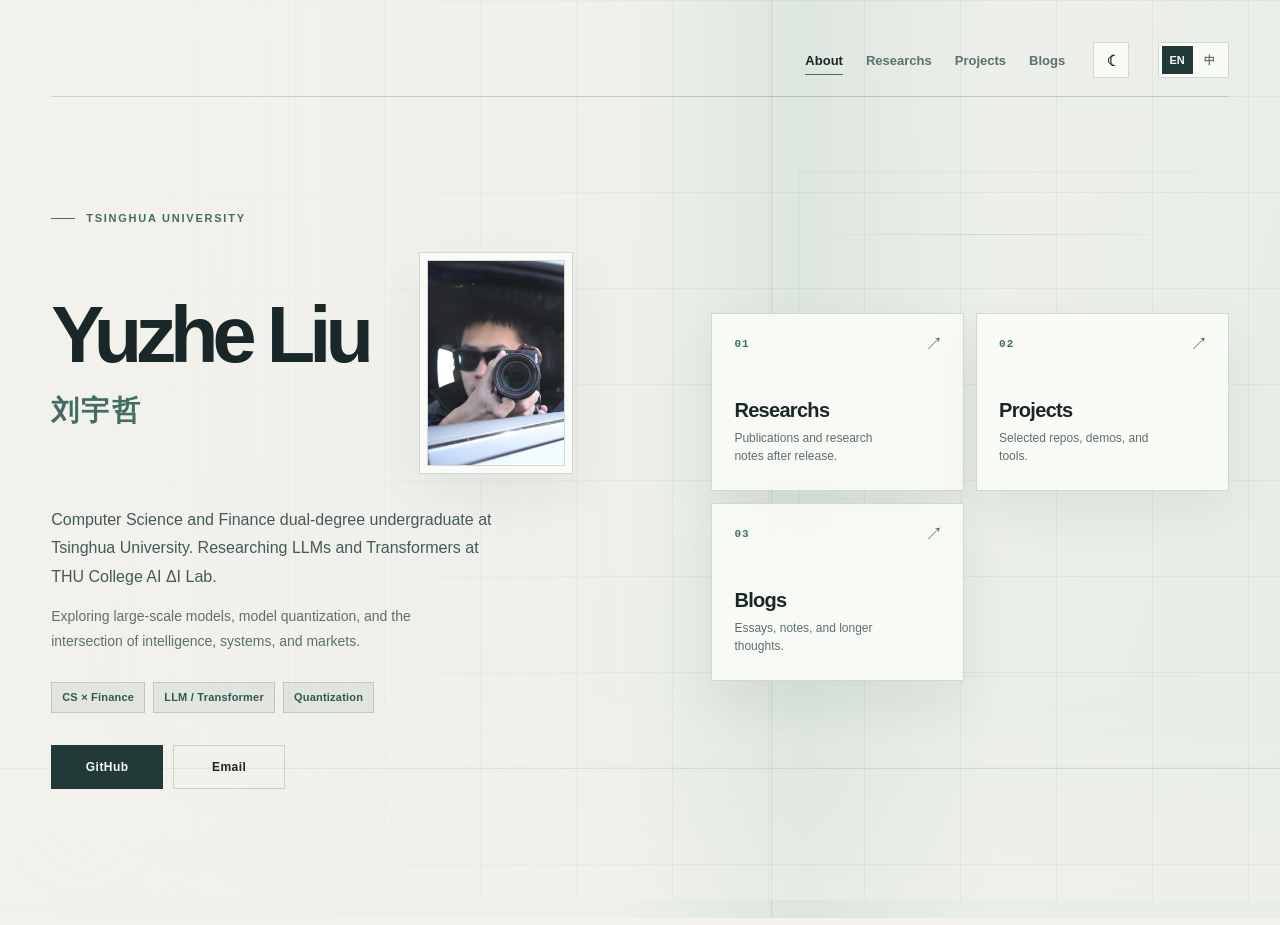
<file: index.html>
<!DOCTYPE html>
<html lang="zh-CN">
<head>
  <meta charset="UTF-8" />
  <meta name="viewport" content="width=device-width, initial-scale=1.0" />
  <script>
    try {
      const theme = localStorage.getItem("yuzhe-site-theme");
      document.documentElement.dataset.theme = theme === "dark" ? "dark" : "light";
    } catch (error) {
      document.documentElement.dataset.theme = "light";
    }
  </script>
  <meta name="description" content="刘宇哲 / Yuzhe Liu 的个人主页" />
  <title>刘宇哲 | Yuzhe Liu</title>
  <link rel="stylesheet" href="style.css?v=20261002b" />
  <script src="script.js?v=20261012d" defer></script>
</head>
<body
  data-page="about"
  data-title-en="Yuzhe Liu | Personal Website"
  data-title-zh="刘宇哲 | 个人主页"
  data-description-en="Personal website of Yuzhe Liu, a Computer Science and Finance undergraduate at Tsinghua University."
  data-description-zh="刘宇哲 / Yuzhe Liu 的个人主页"
>
  <main class="site-shell home-shell">
    <div class="hero-bg" aria-hidden="true"></div>
    <div class="hero-vignette" aria-hidden="true"></div>
    <div class="light-grid" aria-hidden="true"></div>

    <header class="navbar">
      <div class="nav-cluster">
        <nav class="nav-links" aria-label="Primary navigation">
          <a href="index.html" data-nav="about" data-i18n="nav.about">About</a>
          <a href="researchs.html" data-nav="researchs" data-i18n="nav.researchs">Researchs</a>
          <a href="projects.html" data-nav="projects" data-i18n="nav.projects">Projects</a>
          <a href="blogs.html" data-nav="blogs" data-i18n="nav.blogs">Blogs</a>
        </nav>
        <button class="theme-toggle" type="button" data-theme-toggle aria-label="Switch to dark theme" title="Switch to dark theme">
          <span class="theme-icon" aria-hidden="true">☾</span>
        </button>
        <div class="lang-switch" role="group" aria-label="Language">
          <button class="lang-option" type="button" data-lang="en">EN</button>
          <button class="lang-option" type="button" data-lang="zh">中</button>
        </div>
      </div>
    </header>

    <section class="home-hero" id="about" aria-labelledby="home-title">
      <div class="hero-copy">
        <p class="eyebrow" data-i18n="home.eyebrow">Tsinghua University</p>
        <div class="identity-row">
          <h1 id="home-title">
            <span>Yuzhe Liu</span>
            <small class="chinese-name">刘宇哲</small>
          </h1>
          <figure class="portrait-frame">
            <img src="assets/yuzhe-portrait.webp" width="960" height="1440" alt="Yuzhe Liu / 刘宇哲 holding a camera" decoding="async" fetchpriority="high" />
          </figure>
        </div>
        <p class="headline" data-i18n="home.headline">
          Computer Science and Finance dual-degree undergraduate at Tsinghua University.
          Researching LLMs and Transformers at THU College AI ΔI Lab.
        </p>
        <p class="headline muted" data-i18n="home.muted">
          Exploring large-scale models, model quantization, and the intersection of intelligence,
          systems, and markets.
        </p>

        <div class="signal-list" aria-label="Current focus">
          <span data-i18n="home.signal.degree">CS × Finance</span>
          <span data-i18n="home.signal.llm">LLM / Transformer</span>
          <span data-i18n="home.signal.quant">Quantization</span>
        </div>

        <div class="hero-actions">
          <a href="https://github.com/yz-liu-creater" target="_blank" rel="noreferrer">GitHub</a>
          <a href="https://mail.google.com/mail/?view=cm&fs=1&to=liuyuzhe473%40gmail.com" target="_blank" rel="noreferrer" data-i18n="action.email">Email</a>
        </div>
      </div>

      <nav class="portal-grid" aria-label="Page launcher">
        <a class="portal-card" href="researchs.html">
          <span class="portal-index">01</span>
          <span class="portal-title" data-i18n="portal.researchs.title">Researchs</span>
          <span class="portal-copy" data-i18n="portal.researchs.copy">Publications and research notes after release.</span>
        </a>
        <a class="portal-card" href="projects.html">
          <span class="portal-index">02</span>
          <span class="portal-title" data-i18n="portal.projects.title">Projects</span>
          <span class="portal-copy" data-i18n="portal.projects.copy">Selected repos, demos, and tools.</span>
        </a>
        <a class="portal-card" href="blogs.html">
          <span class="portal-index">03</span>
          <span class="portal-title" data-i18n="portal.blogs.title">Blogs</span>
          <span class="portal-copy" data-i18n="portal.blogs.copy">Essays, notes, and longer thoughts.</span>
        </a>
      </nav>
    </section>
  </main>
</body>
</html>
</file>
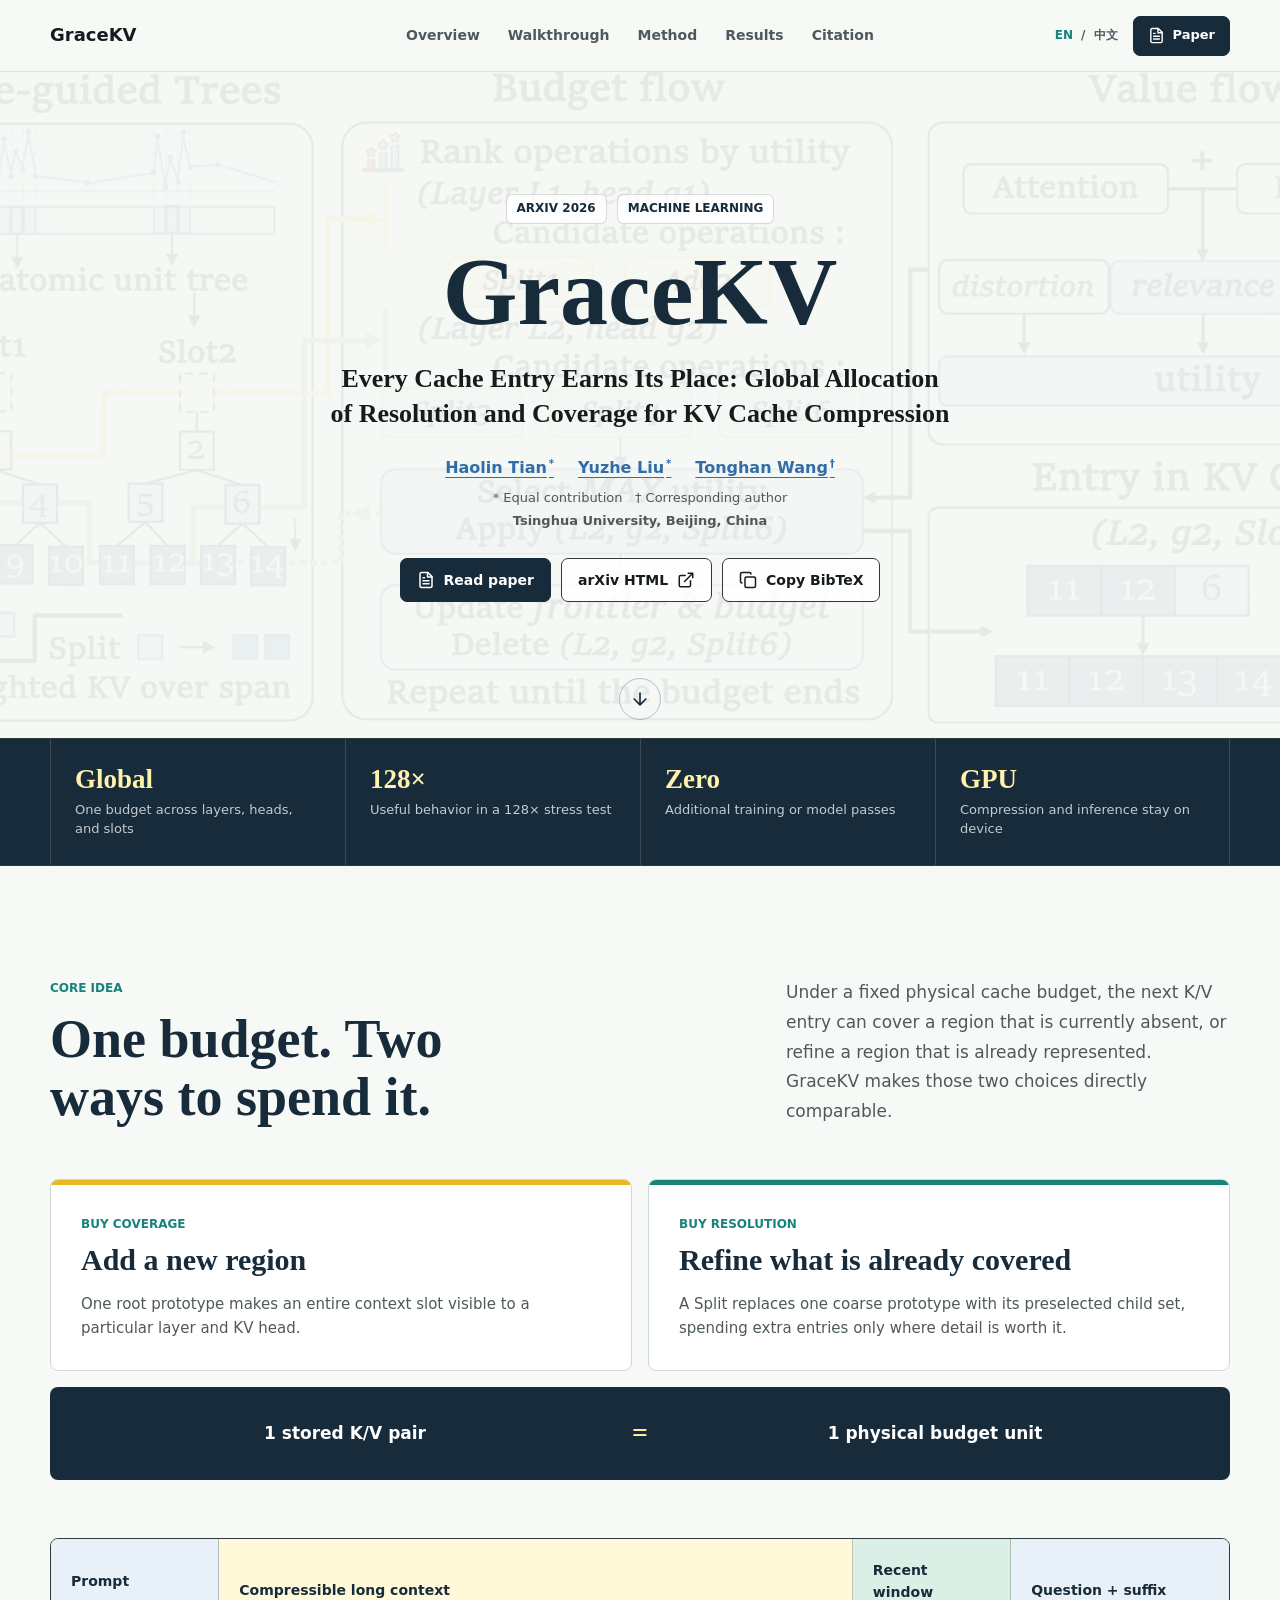
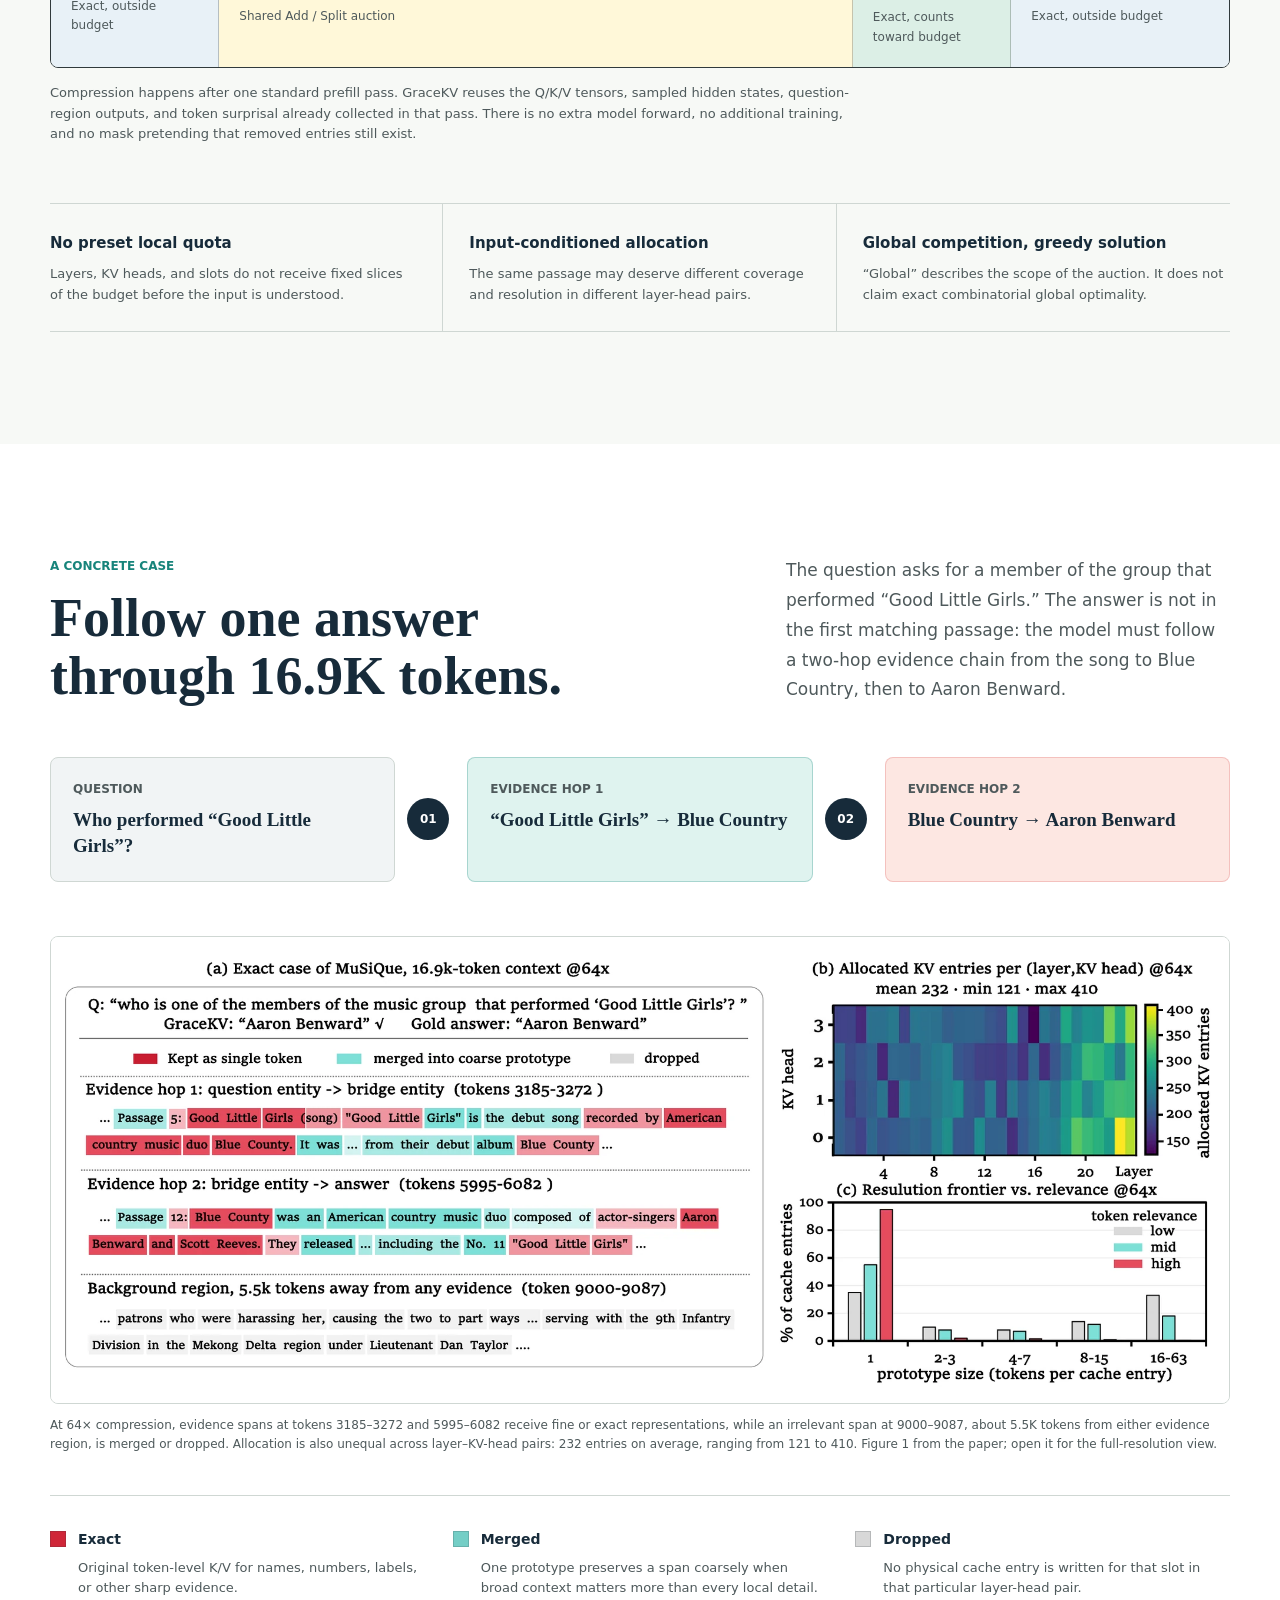
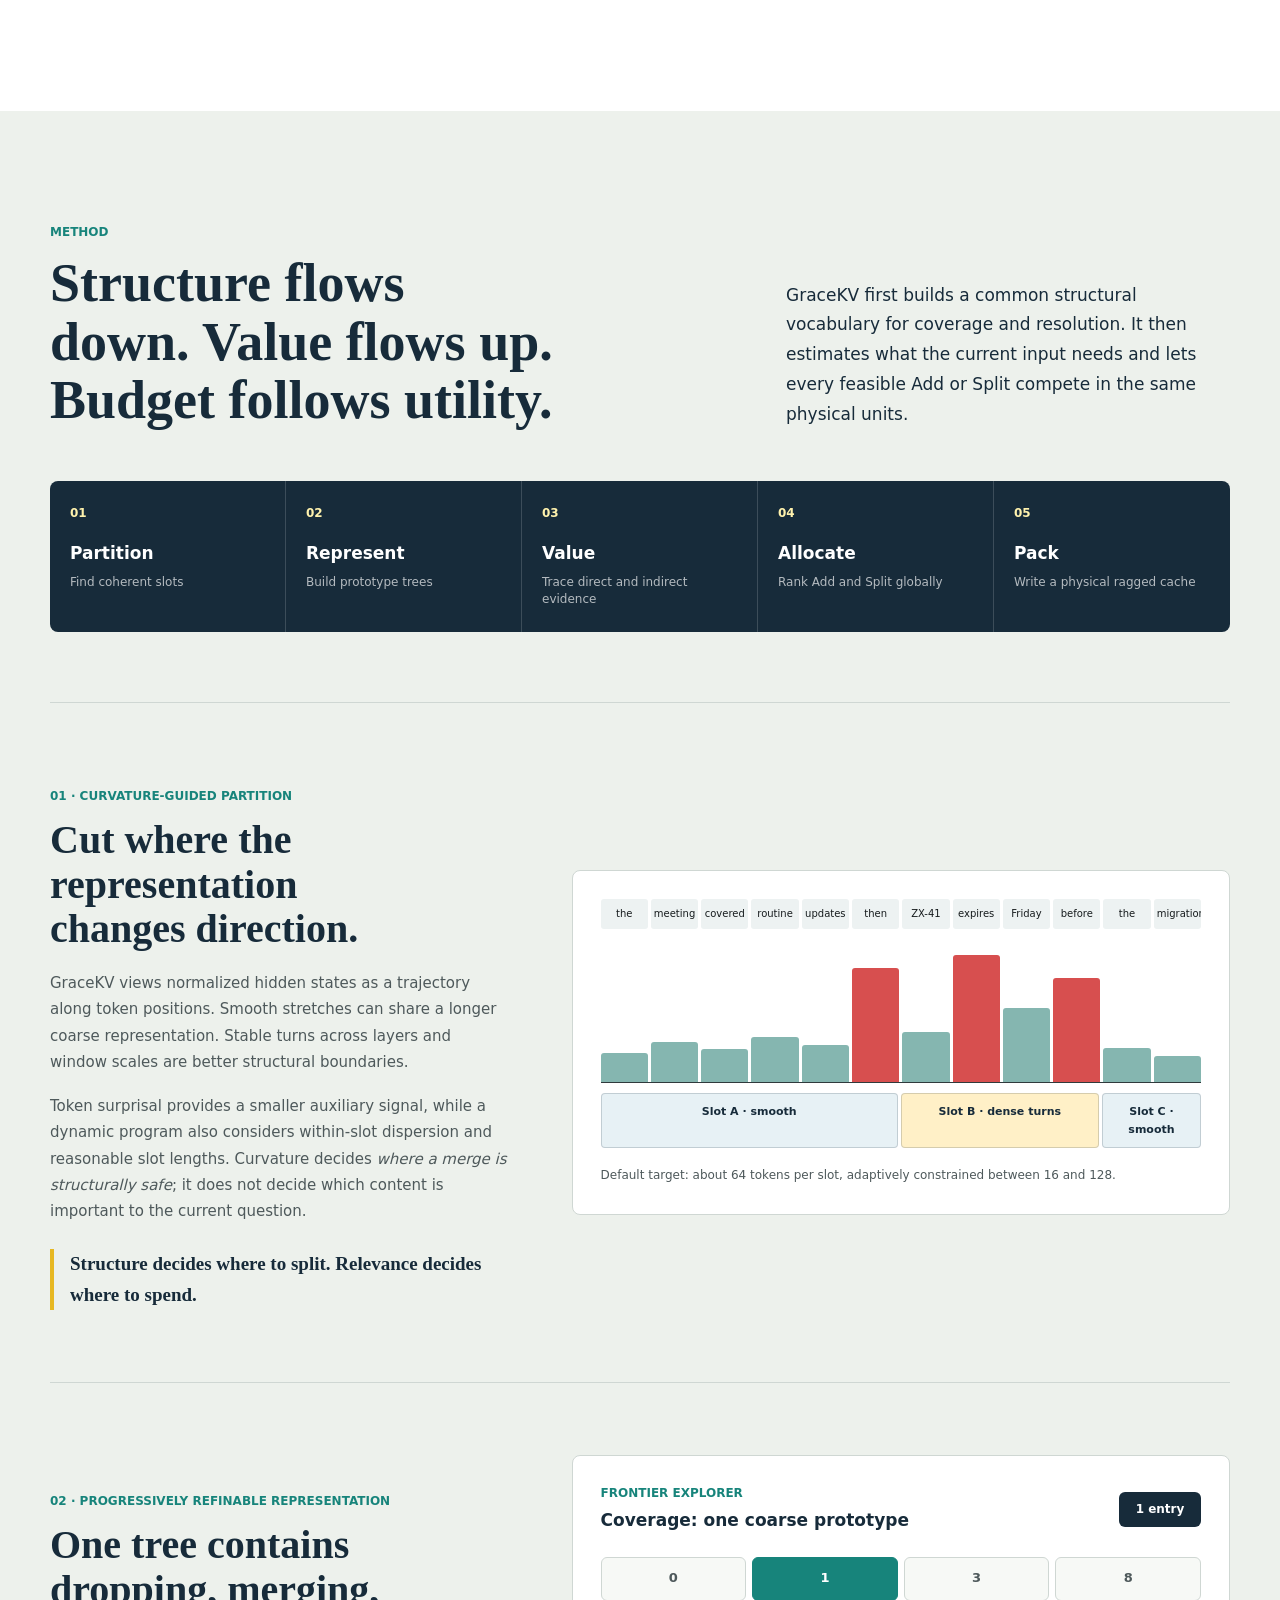
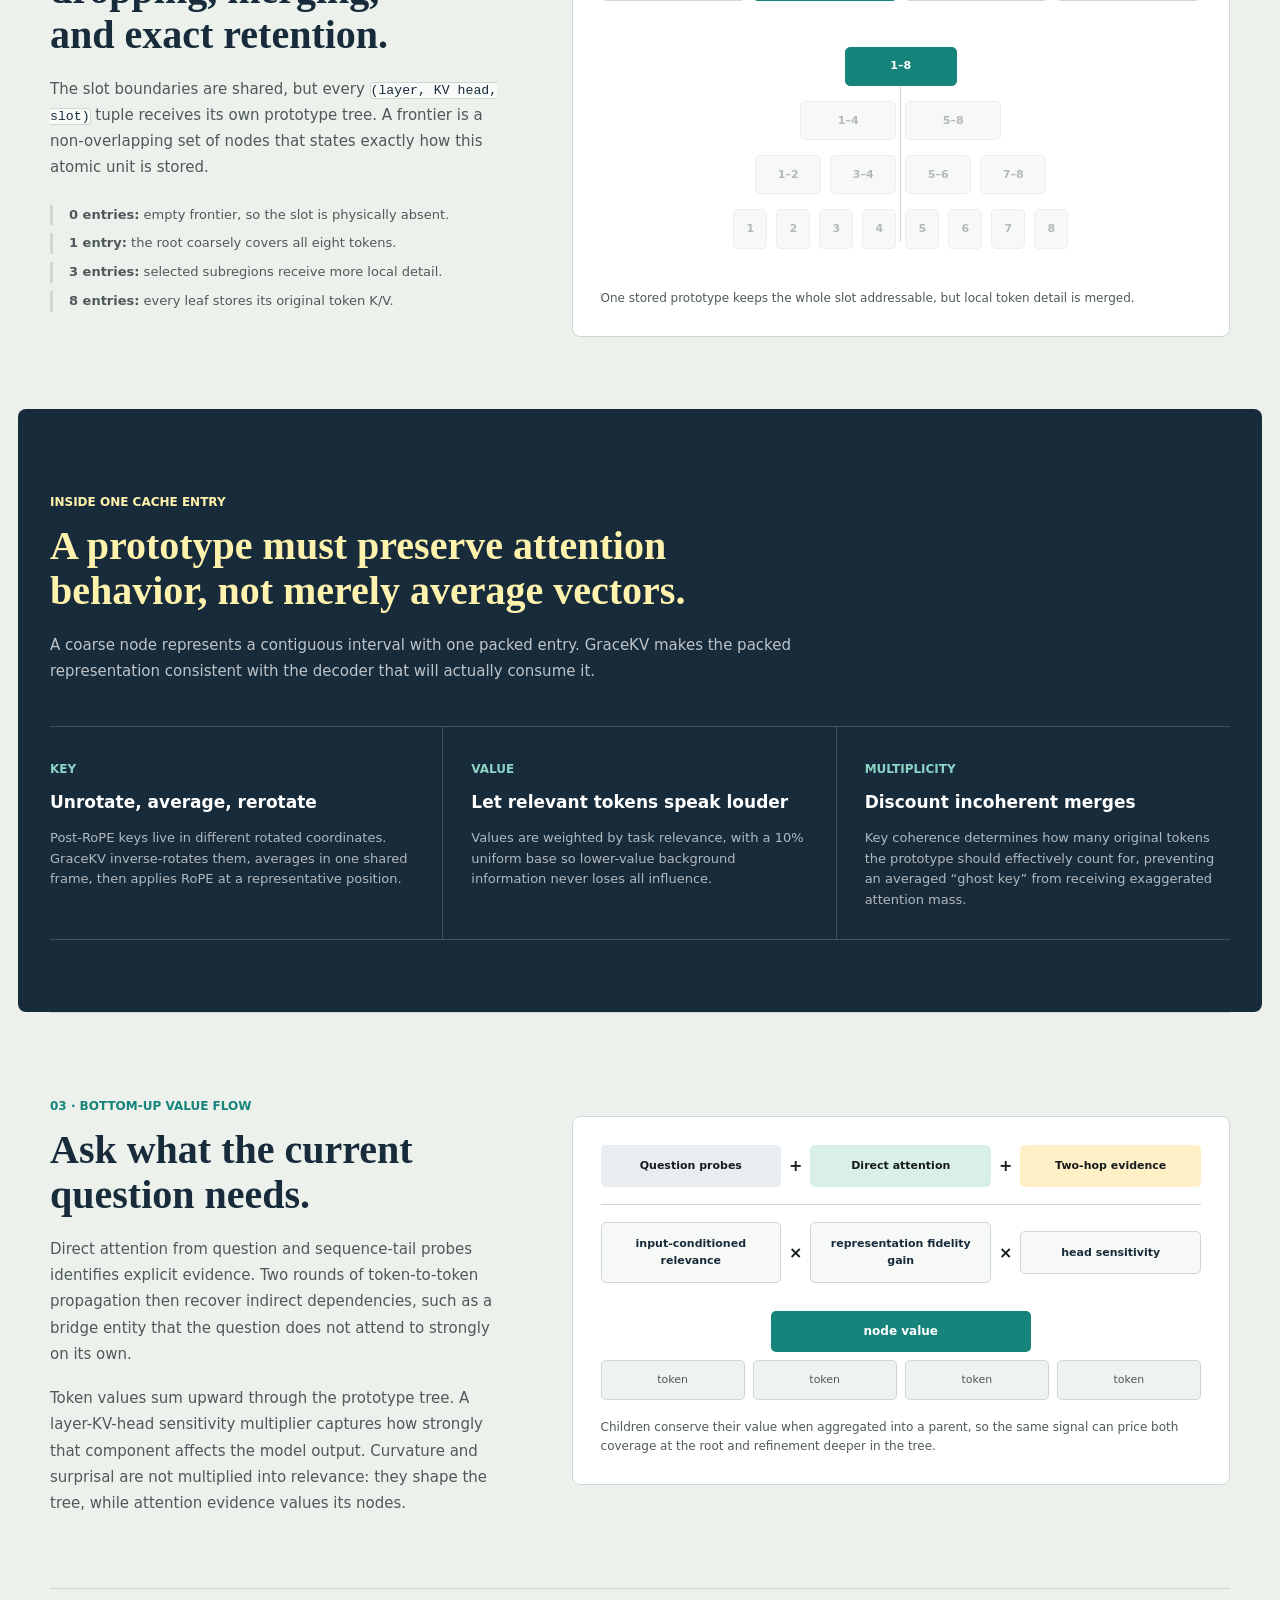
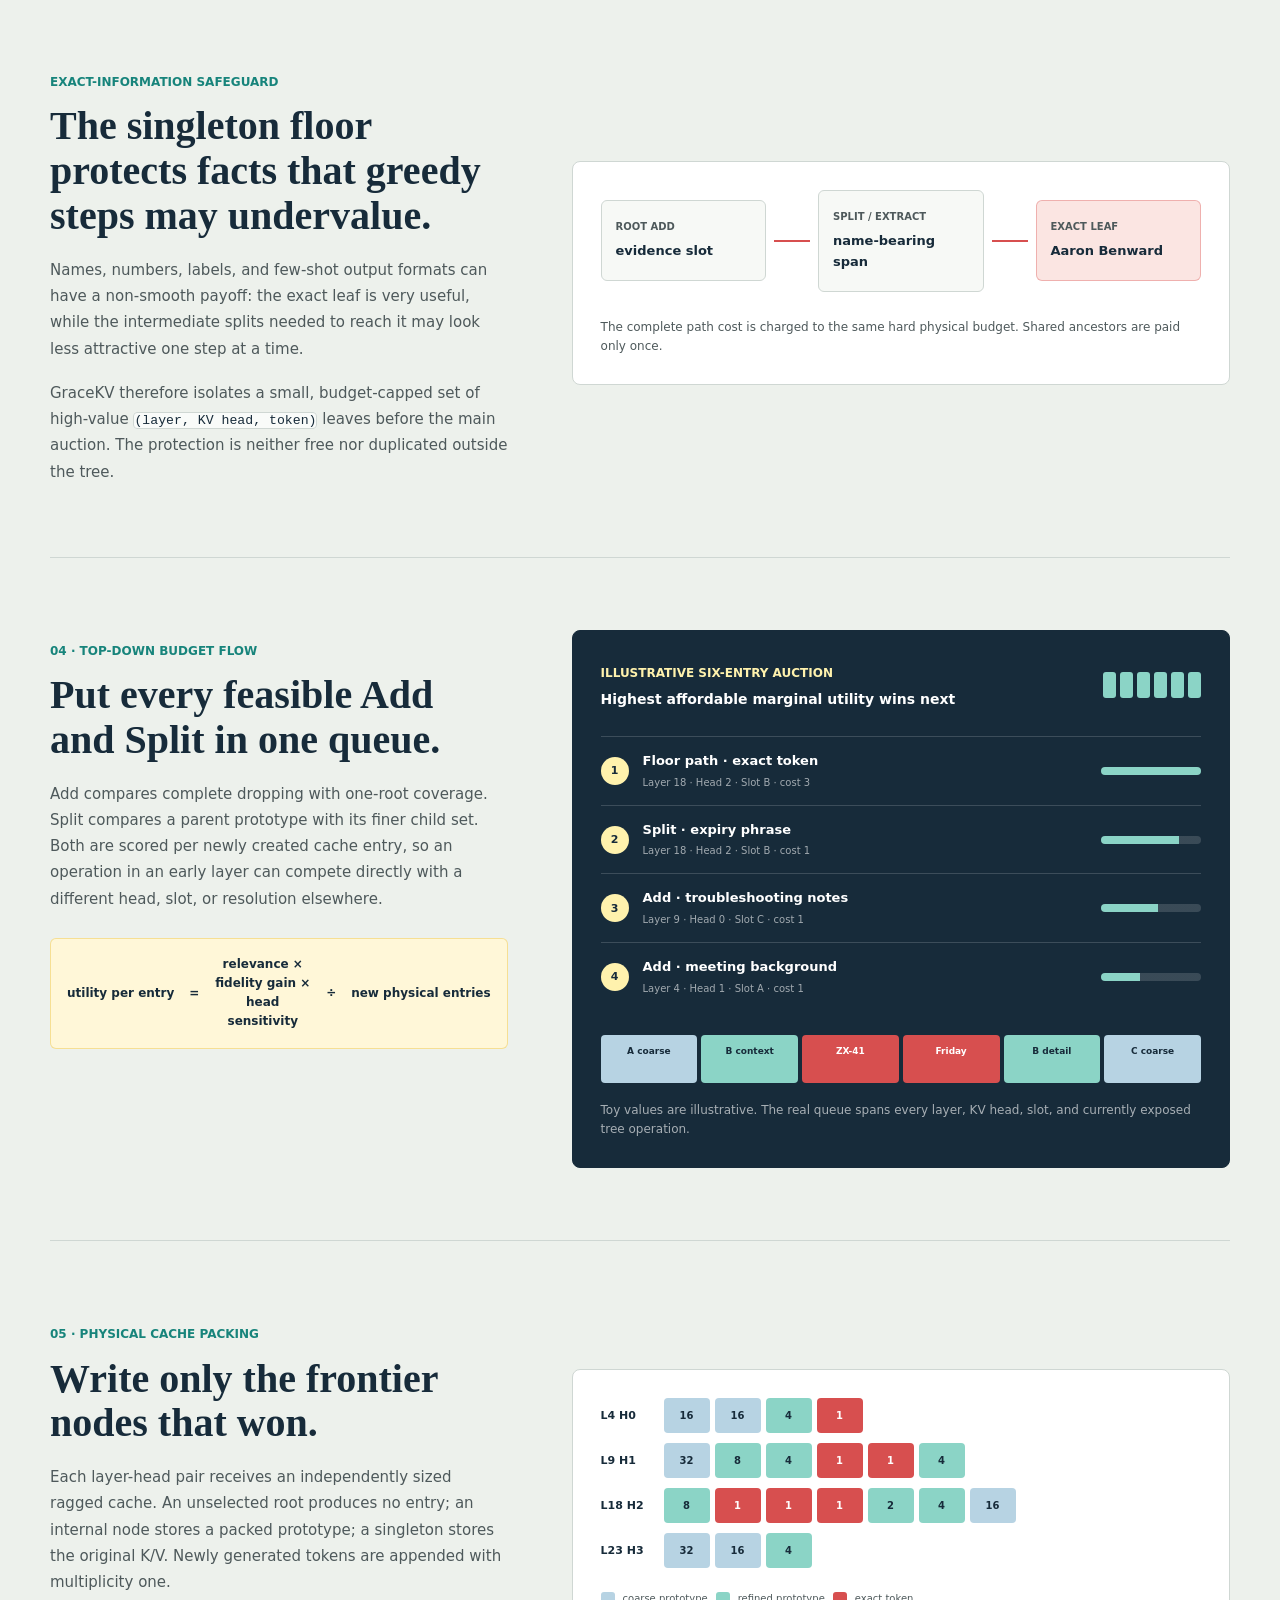
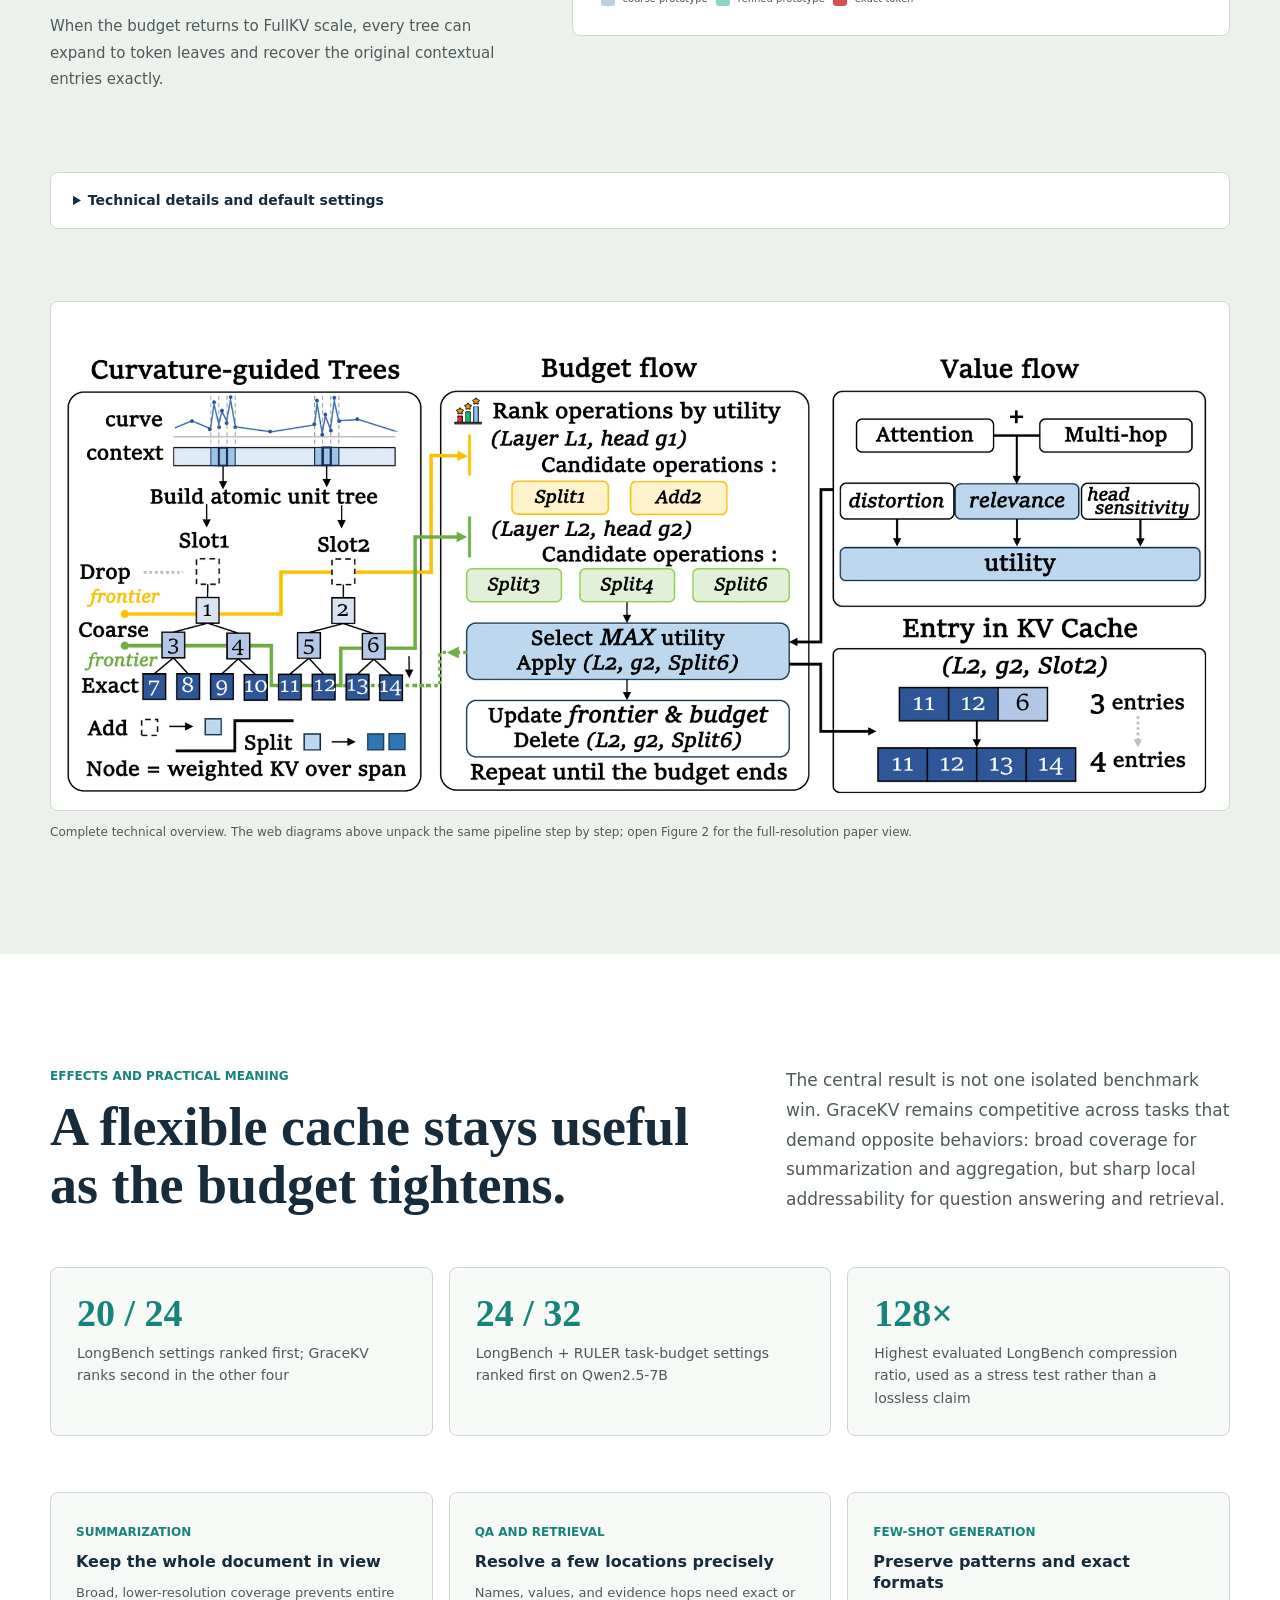
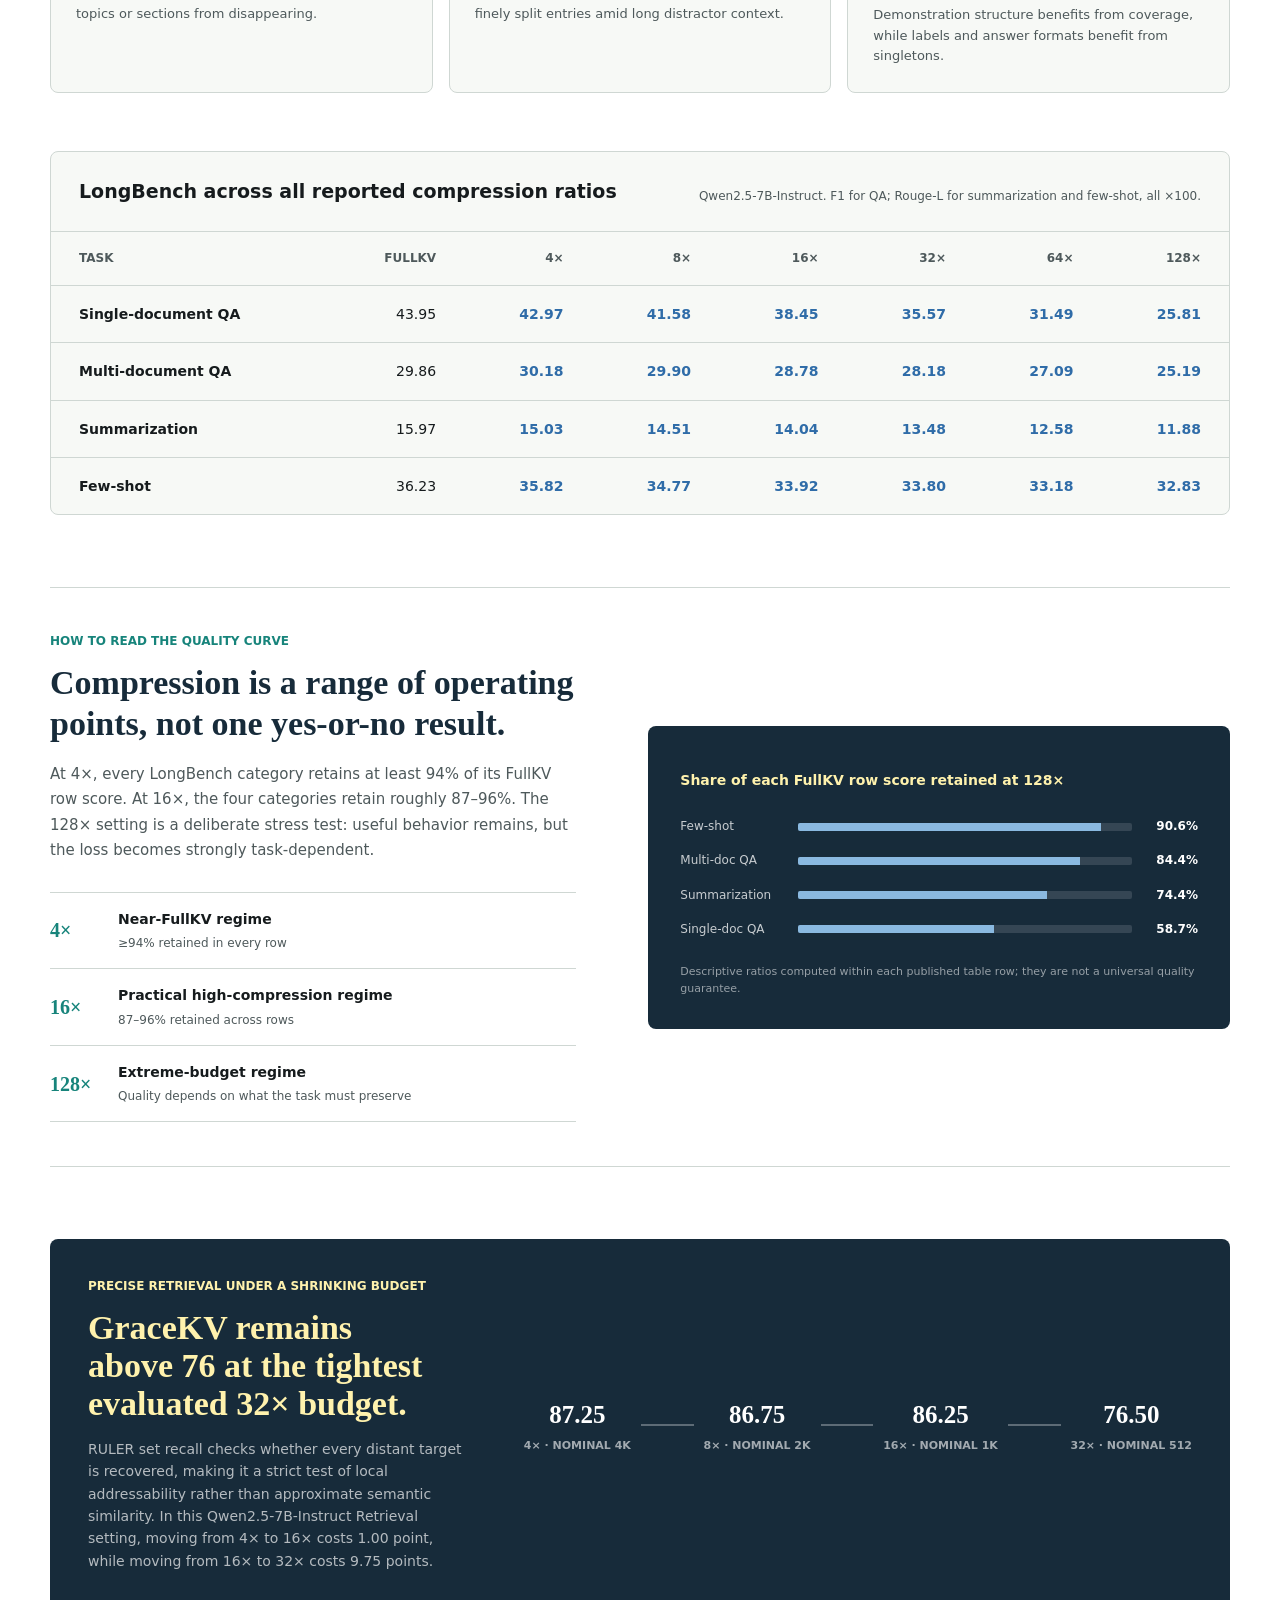
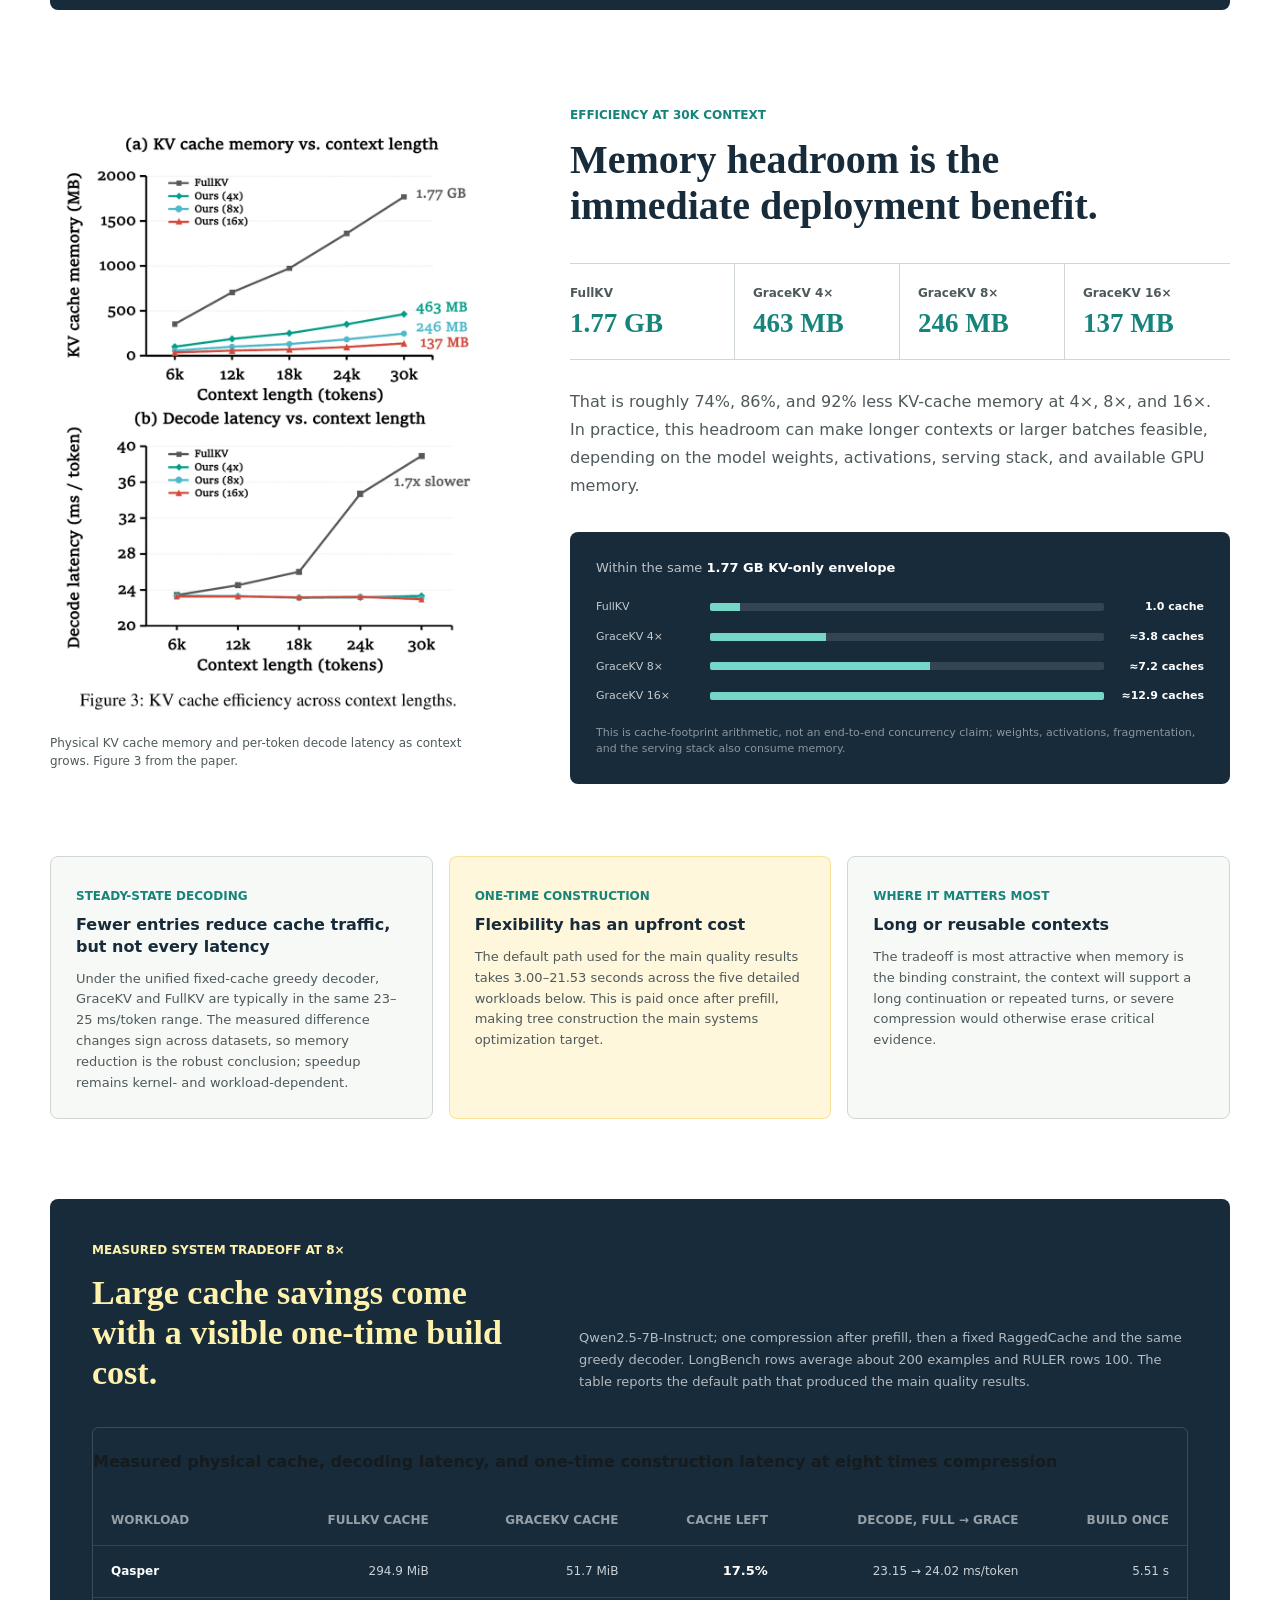
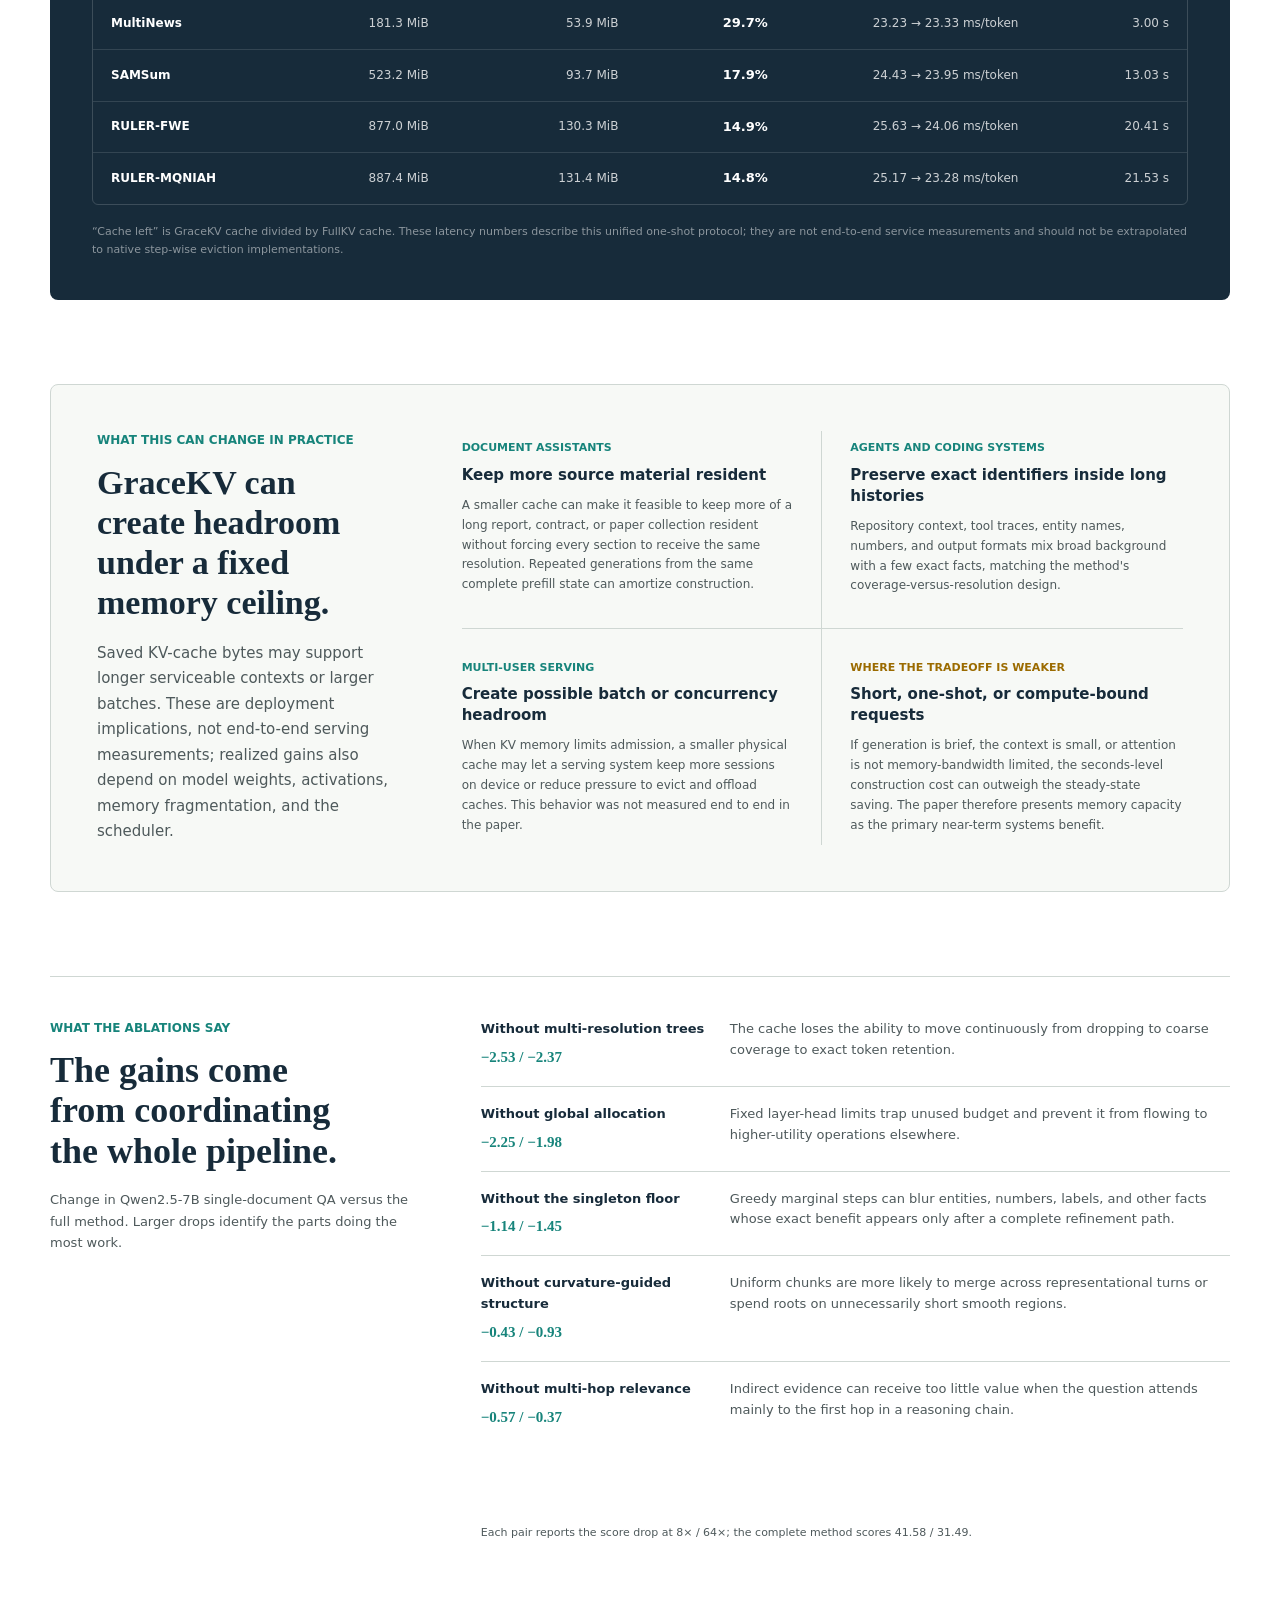
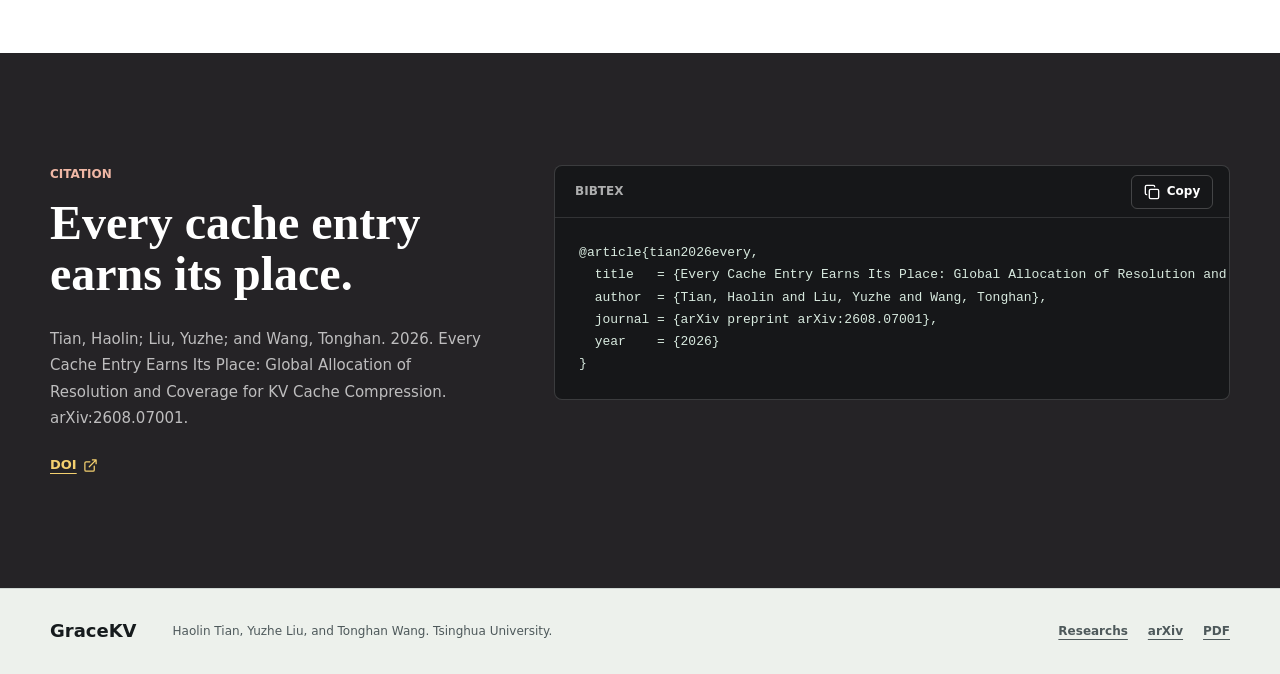
<file: gracekv/index.html>
<!doctype html>
<html lang="en">
<head>
  <meta charset="utf-8" />
  <meta name="viewport" content="width=device-width, initial-scale=1" />
  <meta name="theme-color" content="#f7f9f6" />
  <meta
    name="description"
    content="GraceKV globally allocates KV cache resolution and coverage across layers, heads, and context regions under a shared cache budget."
  />
  <meta name="author" content="Haolin Tian, Yuzhe Liu, Tonghan Wang (田昊霖, 刘宇哲, 王同翰)" />
  <meta property="og:type" content="article" />
  <meta property="og:site_name" content="GraceKV" />
  <meta property="og:title" content="GraceKV: Global Allocation for KV Cache Compression" />
  <meta
    property="og:description"
    content="Every cache entry earns its place. Allocate resolution and coverage globally under one shared KV cache budget."
  />
  <meta property="og:url" content="https://yz-liu-creater.github.io/gracekv/" />
  <meta property="og:image" content="https://yz-liu-creater.github.io/gracekv/assets/og-gracekv.webp" />
  <meta name="twitter:card" content="summary_large_image" />
  <meta name="twitter:title" content="GraceKV: Global Allocation for KV Cache Compression" />
  <meta
    name="twitter:description"
    content="A global resource allocation approach to KV cache compression, with useful task behavior retained in a 128x stress test."
  />
  <meta name="twitter:image" content="https://yz-liu-creater.github.io/gracekv/assets/og-gracekv.webp" />
  <link rel="canonical" href="https://yz-liu-creater.github.io/gracekv/" />
  <link rel="alternate" hreflang="en" href="https://yz-liu-creater.github.io/gracekv/" />
  <link rel="alternate" hreflang="zh-CN" href="https://yz-liu-creater.github.io/gracekv/zh.html" />
  <link rel="alternate" hreflang="x-default" href="https://yz-liu-creater.github.io/gracekv/" />
  <link rel="preload" as="image" href="assets/method-overview.webp" fetchpriority="high" />
  <link rel="stylesheet" href="style.css?v=20260812g" />
  <script src="script.js?v=20260812g" defer></script>
  <title>GraceKV | Global Allocation for KV Cache Compression</title>
  <script type="application/ld+json">
    {
      "@context": "https://schema.org",
      "@type": "ScholarlyArticle",
      "headline": "Every Cache Entry Earns Its Place: Global Allocation of Resolution and Coverage for KV Cache Compression",
      "name": "GraceKV",
      "datePublished": "2026-08-07",
      "identifier": "https://doi.org/10.48550/arXiv.2608.07001",
      "url": "https://arxiv.org/abs/2608.07001",
      "author": [
        { "@type": "Person", "name": "Haolin Tian" },
        { "@type": "Person", "name": "Yuzhe Liu" },
        { "@type": "Person", "name": "Tonghan Wang" }
      ],
      "affiliation": {
        "@type": "CollegeOrUniversity",
        "name": "Tsinghua University"
      }
    }
  </script>
</head>
<body>
  <a class="skip-link" href="#main-content">Skip to content</a>

  <svg class="icon-sprite" aria-hidden="true">
    <symbol id="icon-file-text" viewBox="0 0 24 24">
      <path d="M14.5 2H6a2 2 0 0 0-2 2v16a2 2 0 0 0 2 2h12a2 2 0 0 0 2-2V7.5L14.5 2z" />
      <path d="M14 2v6h6M8 13h8M8 17h8M8 9h2" />
    </symbol>
    <symbol id="icon-external" viewBox="0 0 24 24">
      <path d="M15 3h6v6M10 14 21 3M18 13v6a2 2 0 0 1-2 2H5a2 2 0 0 1-2-2V8a2 2 0 0 1 2-2h6" />
    </symbol>
    <symbol id="icon-copy" viewBox="0 0 24 24">
      <rect width="14" height="14" x="8" y="8" rx="2" />
      <path d="M4 16c-1.1 0-2-.9-2-2V4c0-1.1.9-2 2-2h10c1.1 0 2 .9 2 2" />
    </symbol>
    <symbol id="icon-check" viewBox="0 0 24 24">
      <path d="m20 6-11 11-5-5" />
    </symbol>
    <symbol id="icon-menu" viewBox="0 0 24 24">
      <path d="M4 6h16M4 12h16M4 18h16" />
    </symbol>
    <symbol id="icon-x" viewBox="0 0 24 24">
      <path d="M18 6 6 18M6 6l12 12" />
    </symbol>
    <symbol id="icon-arrow-down" viewBox="0 0 24 24">
      <path d="M12 5v14M19 12l-7 7-7-7" />
    </symbol>
  </svg>

  <header class="site-header" data-header>
    <div class="header-inner">
      <a class="wordmark" href="#top" aria-label="GraceKV home">GraceKV</a>

      <button
        class="menu-toggle"
        type="button"
        aria-expanded="false"
        aria-controls="site-nav"
        aria-label="Open navigation"
        title="Open navigation"
        data-menu-toggle
      >
        <svg class="menu-icon" aria-hidden="true"><use href="#icon-menu"></use></svg>
        <svg class="close-icon" aria-hidden="true"><use href="#icon-x"></use></svg>
      </button>

      <nav class="site-nav" id="site-nav" aria-label="Paper navigation" data-site-nav>
        <a href="#overview" data-section-link="overview">Overview</a>
        <a href="#walkthrough" data-section-link="walkthrough">Walkthrough</a>
        <a href="#method" data-section-link="method">Method</a>
        <a href="#results" data-section-link="results">Results</a>
        <a href="#citation" data-section-link="citation">Citation</a>
      </nav>

      <div class="header-tools">
        <div class="language-switch" aria-label="Language">
          <a href="index.html" lang="en" hreflang="en" aria-current="page">EN</a>
          <span aria-hidden="true">/</span>
          <a href="zh.html" lang="zh-CN" hreflang="zh-CN">中文</a>
        </div>
        <a
          class="header-paper"
          href="https://arxiv.org/pdf/2608.07001"
          target="_blank"
          rel="noreferrer"
        >
          <svg aria-hidden="true"><use href="#icon-file-text"></use></svg>
          <span>Paper</span>
        </a>
      </div>
    </div>
  </header>

  <main id="main-content">
    <section class="hero" id="top" aria-labelledby="hero-title">
      <div class="hero-media" aria-hidden="true"></div>
      <div class="hero-overlay" aria-hidden="true"></div>
      <div class="hero-inner">
        <p class="hero-kicker"><span>arXiv 2026</span><span>Machine Learning</span></p>
        <h1 id="hero-title">GraceKV</h1>
        <p class="paper-title">
          Every Cache Entry Earns Its Place: Global Allocation of Resolution and Coverage for KV Cache Compression
        </p>

        <ul class="author-list" aria-label="Authors">
          <li>
            <a href="https://arxiv.org/search/cs?searchtype=author&amp;query=Tian%2C+H" target="_blank" rel="noreferrer">Haolin Tian<sup>*</sup></a>
          </li>
          <li><a href="../index.html">Yuzhe Liu<sup>*</sup></a></li>
          <li>
            <a href="https://arxiv.org/search/cs?searchtype=author&amp;query=Wang%2C+T" target="_blank" rel="noreferrer">Tonghan Wang<sup>&dagger;</sup></a>
          </li>
        </ul>
        <p class="author-note">* Equal contribution &nbsp; &dagger; Corresponding author</p>
        <p class="affiliation">Tsinghua University, Beijing, China</p>

        <div class="hero-actions" aria-label="Paper resources">
          <a class="action action-primary" href="https://arxiv.org/pdf/2608.07001" target="_blank" rel="noreferrer">
            <svg aria-hidden="true"><use href="#icon-file-text"></use></svg>
            <span>Read paper</span>
          </a>
          <a class="action action-secondary" href="https://arxiv.org/html/2608.07001v1" target="_blank" rel="noreferrer">
            <span>arXiv HTML</span>
            <svg aria-hidden="true"><use href="#icon-external"></use></svg>
          </a>
          <button class="action action-secondary" type="button" data-copy-citation>
            <svg aria-hidden="true"><use href="#icon-copy"></use></svg>
            <span data-copy-label>Copy BibTeX</span>
          </button>
        </div>
      </div>

      <a class="hero-jump" href="#overview" aria-label="Continue to overview" title="Continue to overview">
        <svg aria-hidden="true"><use href="#icon-arrow-down"></use></svg>
      </a>
    </section>

    <section class="signal-band" aria-label="GraceKV highlights">
      <div class="signal-inner">
        <div class="signal-item">
          <strong>Global</strong>
          <span>One budget across layers, heads, and slots</span>
        </div>
        <div class="signal-item">
          <strong>128&times;</strong>
          <span>Useful behavior in a 128&times; stress test</span>
        </div>
        <div class="signal-item">
          <strong>Zero</strong>
          <span>Additional training or model passes</span>
        </div>
        <div class="signal-item">
          <strong>GPU</strong>
          <span>Compression and inference stay on device</span>
        </div>
      </div>
    </section>

    <section class="section overview-section" id="overview" aria-labelledby="overview-title">
      <div class="section-inner">
        <div class="section-heading heading-grid">
          <div>
            <p class="section-label">Core idea</p>
            <h2 id="overview-title">One budget. Two ways to spend it.</h2>
          </div>
          <p class="section-lead">
            Under a fixed physical cache budget, the next K/V entry can cover a region that is currently absent, or refine a region that is already represented. GraceKV makes those two choices directly comparable.
          </p>
        </div>

        <div class="decision-grid">
          <article class="decision-block coverage-decision">
            <span class="decision-kicker">Buy coverage</span>
            <h3>Add a new region</h3>
            <p>One root prototype makes an entire context slot visible to a particular layer and KV head.</p>
          </article>
          <article class="decision-block resolution-decision">
            <span class="decision-kicker">Buy resolution</span>
            <h3>Refine what is already covered</h3>
            <p>A Split replaces one coarse prototype with its preselected child set, spending extra entries only where detail is worth it.</p>
          </article>
          <div class="budget-equation" aria-label="One stored K V pair equals one physical budget unit">
            <span>1 stored K/V pair</span>
            <strong>=</strong>
            <span>1 physical budget unit</span>
          </div>
        </div>

        <div class="input-budget" role="img" aria-label="Input layout: prompt and question are retained outside the compression budget; the long context is compressed; a recent context window remains exact and counts toward the budget.">
          <div class="input-segment prompt-segment">
            <strong>Prompt</strong>
            <span>Exact, outside budget</span>
          </div>
          <div class="input-segment context-segment">
            <strong>Compressible long context</strong>
            <span>Shared Add / Split auction</span>
          </div>
          <div class="input-segment recent-segment">
            <strong>Recent window</strong>
            <span>Exact, counts toward budget</span>
          </div>
          <div class="input-segment question-segment">
            <strong>Question + suffix</strong>
            <span>Exact, outside budget</span>
          </div>
        </div>
        <p class="input-budget-note">
          Compression happens after one standard prefill pass. GraceKV reuses the Q/K/V tensors, sampled hidden states, question-region outputs, and token surprisal already collected in that pass. There is no extra model forward, no additional training, and no mask pretending that removed entries still exist.
        </p>

        <div class="method-contract">
          <div>
            <strong>No preset local quota</strong>
            <p>Layers, KV heads, and slots do not receive fixed slices of the budget before the input is understood.</p>
          </div>
          <div>
            <strong>Input-conditioned allocation</strong>
            <p>The same passage may deserve different coverage and resolution in different layer-head pairs.</p>
          </div>
          <div>
            <strong>Global competition, greedy solution</strong>
            <p>“Global” describes the scope of the auction. It does not claim exact combinatorial global optimality.</p>
          </div>
        </div>
      </div>
    </section>

    <section class="section walkthrough-section" id="walkthrough" aria-labelledby="walkthrough-title">
      <div class="section-inner">
        <div class="section-heading heading-grid">
          <div>
            <p class="section-label">A concrete case</p>
            <h2 id="walkthrough-title">Follow one answer through 16.9K tokens.</h2>
          </div>
          <p class="section-lead">
            The question asks for a member of the group that performed “Good Little Girls.” The answer is not in the first matching passage: the model must follow a two-hop evidence chain from the song to Blue Country, then to Aaron Benward.
          </p>
        </div>

        <div class="evidence-chain" aria-label="Question to answer evidence chain">
          <div class="evidence-node question-node">
            <span>Question</span>
            <strong>Who performed “Good Little Girls”?</strong>
          </div>
          <div class="evidence-arrow" aria-hidden="true">01</div>
          <div class="evidence-node bridge-node">
            <span>Evidence hop 1</span>
            <strong>“Good Little Girls” &rarr; Blue Country</strong>
          </div>
          <div class="evidence-arrow" aria-hidden="true">02</div>
          <div class="evidence-node answer-node">
            <span>Evidence hop 2</span>
            <strong>Blue Country &rarr; Aaron Benward</strong>
          </div>
        </div>

        <figure class="paper-figure allocation-figure">
          <a href="assets/allocation-case.webp" target="_blank" rel="noreferrer" aria-label="Open the GraceKV allocation case figure at full resolution">
            <img
              src="assets/allocation-case.webp"
              width="2000"
              height="792"
              alt="GraceKV allocation case showing exact evidence tokens, merged background prototypes, dropped regions, unequal allocation across layers and KV heads, and finer resolution at high-relevance positions."
              loading="lazy"
              decoding="async"
            />
          </a>
          <figcaption>
            At 64&times; compression, evidence spans at tokens 3185&ndash;3272 and 5995&ndash;6082 receive fine or exact representations, while an irrelevant span at 9000&ndash;9087, about 5.5K tokens from either evidence region, is merged or dropped. Allocation is also unequal across layer&ndash;KV-head pairs: 232 entries on average, ranging from 121 to 410. Figure 1 from the paper; open it for the full-resolution view.
          </figcaption>
        </figure>

        <div class="representation-legend" aria-label="Representation legend">
          <div><span class="legend-swatch exact-swatch"></span><strong>Exact</strong><p>Original token-level K/V for names, numbers, labels, or other sharp evidence.</p></div>
          <div><span class="legend-swatch merged-swatch"></span><strong>Merged</strong><p>One prototype preserves a span coarsely when broad context matters more than every local detail.</p></div>
          <div><span class="legend-swatch dropped-swatch"></span><strong>Dropped</strong><p>No physical cache entry is written for that slot in that particular layer-head pair.</p></div>
        </div>
      </div>
    </section>

    <section class="section method-section" id="method" aria-labelledby="method-title">
      <div class="section-inner">
        <div class="section-heading heading-grid method-heading">
          <div>
            <p class="section-label">Method</p>
            <h2 id="method-title">Structure flows down. Value flows up. Budget follows utility.</h2>
          </div>
          <p class="section-lead">
            GraceKV first builds a common structural vocabulary for coverage and resolution. It then estimates what the current input needs and lets every feasible Add or Split compete in the same physical units.
          </p>
        </div>

        <ol class="method-roadmap" aria-label="GraceKV method stages">
          <li><span>01</span><strong>Partition</strong><small>Find coherent slots</small></li>
          <li><span>02</span><strong>Represent</strong><small>Build prototype trees</small></li>
          <li><span>03</span><strong>Value</strong><small>Trace direct and indirect evidence</small></li>
          <li><span>04</span><strong>Allocate</strong><small>Rank Add and Split globally</small></li>
          <li><span>05</span><strong>Pack</strong><small>Write a physical ragged cache</small></li>
        </ol>

        <section class="method-chapter segmentation-chapter" aria-labelledby="segmentation-title">
          <div class="chapter-copy">
            <p class="chapter-index">01 &middot; Curvature-guided partition</p>
            <h3 id="segmentation-title">Cut where the representation changes direction.</h3>
            <p>
              GraceKV views normalized hidden states as a trajectory along token positions. Smooth stretches can share a longer coarse representation. Stable turns across layers and window scales are better structural boundaries.
            </p>
            <p>
              Token surprisal provides a smaller auxiliary signal, while a dynamic program also considers within-slot dispersion and reasonable slot lengths. Curvature decides <em>where a merge is structurally safe</em>; it does not decide which content is important to the current question.
            </p>
            <p class="method-maxim">Structure decides where to split. Relevance decides where to spend.</p>
          </div>

          <div class="slot-demo" role="img" aria-label="Illustration of token boundary scores: smooth regions form long slots and peaks create shorter slots around rapid representational changes.">
            <div class="slot-token-row" aria-hidden="true">
              <span>the</span><span>meeting</span><span>covered</span><span>routine</span><span>updates</span><span>then</span><span>ZX-41</span><span>expires</span><span>Friday</span><span>before</span><span>the</span><span>migration</span>
            </div>
            <div class="boundary-bars" aria-hidden="true">
              <i style="--score: 22%"></i><i style="--score: 30%"></i><i style="--score: 25%"></i><i style="--score: 34%"></i><i style="--score: 28%"></i><i class="boundary-peak" style="--score: 86%"></i><i style="--score: 38%"></i><i class="boundary-peak" style="--score: 96%"></i><i style="--score: 56%"></i><i class="boundary-peak" style="--score: 78%"></i><i style="--score: 26%"></i><i style="--score: 20%"></i>
            </div>
            <div class="slot-partition" aria-hidden="true">
              <span class="slot-a">Slot A &middot; smooth</span>
              <span class="slot-b">Slot B &middot; dense turns</span>
              <span class="slot-c">Slot C &middot; smooth</span>
            </div>
            <p>Default target: about 64 tokens per slot, adaptively constrained between 16 and 128.</p>
          </div>
        </section>

        <section class="method-chapter tree-chapter" aria-labelledby="tree-title">
          <div class="chapter-copy">
            <p class="chapter-index">02 &middot; Progressively refinable representation</p>
            <h3 id="tree-title">One tree contains dropping, merging, and exact retention.</h3>
            <p>
              The slot boundaries are shared, but every <code>(layer, KV head, slot)</code> tuple receives its own prototype tree. A frontier is a non-overlapping set of nodes that states exactly how this atomic unit is stored.
            </p>
            <ul class="frontier-meaning">
              <li><strong>0 entries:</strong> empty frontier, so the slot is physically absent.</li>
              <li><strong>1 entry:</strong> the root coarsely covers all eight tokens.</li>
              <li><strong>3 entries:</strong> selected subregions receive more local detail.</li>
              <li><strong>8 entries:</strong> every leaf stores its original token K/V.</li>
            </ul>
          </div>

          <div class="frontier-tool" data-frontier-demo data-level="1">
            <div class="frontier-tool-header">
              <div>
                <span>Frontier explorer</span>
                <strong data-frontier-title>Coverage: one coarse prototype</strong>
              </div>
              <output data-frontier-count aria-live="polite">1 entry</output>
            </div>
            <div class="frontier-controls" role="radiogroup" aria-label="Choose the number of entries used to represent the slot">
              <button type="button" role="radio" data-frontier-level="0" aria-checked="false" aria-label="0 entries" tabindex="-1">0</button>
              <button type="button" role="radio" data-frontier-level="1" aria-checked="true" aria-label="1 entry" tabindex="0">1</button>
              <button type="button" role="radio" data-frontier-level="3" aria-checked="false" aria-label="3 entries" tabindex="-1">3</button>
              <button type="button" role="radio" data-frontier-level="8" aria-checked="false" aria-label="8 entries" tabindex="-1">8</button>
            </div>
            <div class="tree-canvas" aria-hidden="true">
              <div class="tree-level tree-root-level"><span class="tree-node node-root">1&ndash;8</span></div>
              <div class="tree-level tree-pair-level"><span class="tree-node node-14">1&ndash;4</span><span class="tree-node node-58">5&ndash;8</span></div>
              <div class="tree-level tree-quad-level"><span class="tree-node node-12">1&ndash;2</span><span class="tree-node node-34">3&ndash;4</span><span class="tree-node node-56">5&ndash;6</span><span class="tree-node node-78">7&ndash;8</span></div>
              <div class="tree-level tree-leaf-level"><span class="tree-node leaf">1</span><span class="tree-node leaf">2</span><span class="tree-node leaf">3</span><span class="tree-node leaf">4</span><span class="tree-node leaf">5</span><span class="tree-node leaf">6</span><span class="tree-node leaf">7</span><span class="tree-node leaf">8</span></div>
            </div>
            <p data-frontier-description>One stored prototype keeps the whole slot addressable, but local token detail is merged.</p>
          </div>
        </section>

        <section class="method-chapter prototype-chapter" aria-labelledby="prototype-title">
          <div class="chapter-copy chapter-copy-wide">
            <p class="chapter-index">Inside one cache entry</p>
            <h3 id="prototype-title">A prototype must preserve attention behavior, not merely average vectors.</h3>
            <p>
              A coarse node represents a contiguous interval with one packed entry. GraceKV makes the packed representation consistent with the decoder that will actually consume it.
            </p>
          </div>
          <div class="prototype-anatomy">
            <div>
              <span class="anatomy-label">Key</span>
              <h4>Unrotate, average, rerotate</h4>
              <p>Post-RoPE keys live in different rotated coordinates. GraceKV inverse-rotates them, averages in one shared frame, then applies RoPE at a representative position.</p>
            </div>
            <div>
              <span class="anatomy-label">Value</span>
              <h4>Let relevant tokens speak louder</h4>
              <p>Values are weighted by task relevance, with a 10% uniform base so lower-value background information never loses all influence.</p>
            </div>
            <div>
              <span class="anatomy-label">Multiplicity</span>
              <h4>Discount incoherent merges</h4>
              <p>Key coherence determines how many original tokens the prototype should effectively count for, preventing an averaged “ghost key” from receiving exaggerated attention mass.</p>
            </div>
          </div>
        </section>

        <section class="method-chapter value-chapter" aria-labelledby="value-title">
          <div class="chapter-copy">
            <p class="chapter-index">03 &middot; Bottom-up value flow</p>
            <h3 id="value-title">Ask what the current question needs.</h3>
            <p>
              Direct attention from question and sequence-tail probes identifies explicit evidence. Two rounds of token-to-token propagation then recover indirect dependencies, such as a bridge entity that the question does not attend to strongly on its own.
            </p>
            <p>
              Token values sum upward through the prototype tree. A layer-KV-head sensitivity multiplier captures how strongly that component affects the model output. Curvature and surprisal are not multiplied into relevance: they shape the tree, while attention evidence values its nodes.
            </p>
          </div>

          <div class="value-flow" role="img" aria-label="Value flow from a question to direct evidence, through indirect supporting evidence, then upward from token leaves into prototype nodes.">
            <div class="value-flow-chain">
              <span class="flow-question">Question probes</span>
              <b aria-hidden="true">+</b>
              <span class="flow-direct">Direct attention</span>
              <b aria-hidden="true">+</b>
              <span class="flow-hop">Two-hop evidence</span>
            </div>
            <div class="value-equation">
              <span>input-conditioned relevance</span>
              <b>&times;</b>
              <span>representation fidelity gain</span>
              <b>&times;</b>
              <span>head sensitivity</span>
            </div>
            <div class="value-tree">
              <span class="value-parent">node value</span>
              <span class="value-child">token</span><span class="value-child">token</span><span class="value-child">token</span><span class="value-child">token</span>
            </div>
            <p>Children conserve their value when aggregated into a parent, so the same signal can price both coverage at the root and refinement deeper in the tree.</p>
          </div>
        </section>

        <section class="method-chapter floor-chapter" aria-labelledby="floor-title">
          <div class="chapter-copy">
            <p class="chapter-index">Exact-information safeguard</p>
            <h3 id="floor-title">The singleton floor protects facts that greedy steps may undervalue.</h3>
            <p>
              Names, numbers, labels, and few-shot output formats can have a non-smooth payoff: the exact leaf is very useful, while the intermediate splits needed to reach it may look less attractive one step at a time.
            </p>
            <p>
              GraceKV therefore isolates a small, budget-capped set of high-value <code>(layer, KV head, token)</code> leaves before the main auction. The protection is neither free nor duplicated outside the tree.
            </p>
          </div>
          <div class="floor-path" aria-label="A singleton floor path from a slot root through an internal span to an exact Aaron Benward token">
            <div><span>Root Add</span><strong>evidence slot</strong></div>
            <i aria-hidden="true"></i>
            <div><span>Split / Extract</span><strong>name-bearing span</strong></div>
            <i aria-hidden="true"></i>
            <div class="floor-exact"><span>Exact leaf</span><strong>Aaron Benward</strong></div>
            <p>The complete path cost is charged to the same hard physical budget. Shared ancestors are paid only once.</p>
          </div>
        </section>

        <section class="method-chapter auction-chapter" aria-labelledby="auction-title">
          <div class="chapter-copy">
            <p class="chapter-index">04 &middot; Top-down budget flow</p>
            <h3 id="auction-title">Put every feasible Add and Split in one queue.</h3>
            <p>
              Add compares complete dropping with one-root coverage. Split compares a parent prototype with its finer child set. Both are scored per newly created cache entry, so an operation in an early layer can compete directly with a different head, slot, or resolution elsewhere.
            </p>
            <div class="utility-formula" aria-label="Utility per entry equals relevance times fidelity gain times head sensitivity divided by new physical entries">
              <span>utility per entry</span>
              <strong>=</strong>
              <span>relevance &times; fidelity gain &times; head sensitivity</span>
              <strong>&divide;</strong>
              <span>new physical entries</span>
            </div>
          </div>

          <div class="auction-board">
            <div class="auction-heading">
              <div>
                <span>Illustrative six-entry auction</span>
                <strong>Highest affordable marginal utility wins next</strong>
              </div>
              <div class="budget-meter" aria-label="Six of six illustrative budget entries allocated"><i></i><i></i><i></i><i></i><i></i><i></i></div>
            </div>
            <ol class="auction-queue">
              <li><span>1</span><div><strong>Floor path &middot; exact token</strong><small>Layer 18 &middot; Head 2 &middot; Slot B &middot; cost 3</small></div><i style="--utility: 100%"></i></li>
              <li><span>2</span><div><strong>Split &middot; expiry phrase</strong><small>Layer 18 &middot; Head 2 &middot; Slot B &middot; cost 1</small></div><i style="--utility: 78%"></i></li>
              <li><span>3</span><div><strong>Add &middot; troubleshooting notes</strong><small>Layer 9 &middot; Head 0 &middot; Slot C &middot; cost 1</small></div><i style="--utility: 57%"></i></li>
              <li><span>4</span><div><strong>Add &middot; meeting background</strong><small>Layer 4 &middot; Head 1 &middot; Slot A &middot; cost 1</small></div><i style="--utility: 39%"></i></li>
            </ol>
            <div class="toy-cache" aria-label="Illustrative final six-entry cache: one coarse entry for slot A, four mixed-resolution entries for slot B, and one coarse entry for slot C">
              <span class="toy-coarse">A coarse</span>
              <span class="toy-merged">B context</span>
              <span class="toy-exact">ZX-41</span>
              <span class="toy-exact">Friday</span>
              <span class="toy-merged">B detail</span>
              <span class="toy-coarse">C coarse</span>
            </div>
            <p>Toy values are illustrative. The real queue spans every layer, KV head, slot, and currently exposed tree operation.</p>
          </div>
        </section>

        <section class="method-chapter pack-chapter" aria-labelledby="pack-title">
          <div class="chapter-copy">
            <p class="chapter-index">05 &middot; Physical cache packing</p>
            <h3 id="pack-title">Write only the frontier nodes that won.</h3>
            <p>
              Each layer-head pair receives an independently sized ragged cache. An unselected root produces no entry; an internal node stores a packed prototype; a singleton stores the original K/V. Newly generated tokens are appended with multiplicity one.
            </p>
            <p>
              When the budget returns to FullKV scale, every tree can expand to token leaves and recover the original contextual entries exactly.
            </p>
          </div>
          <div class="ragged-cache" role="img" aria-label="Ragged cache rows of unequal length for different layer and KV head pairs, mixing coarse prototypes, refined spans, and exact singleton entries.">
            <div><b>L4 H0</b><span class="cache-coarse">16</span><span class="cache-coarse">16</span><span class="cache-refined">4</span><span class="cache-exact">1</span></div>
            <div><b>L9 H1</b><span class="cache-coarse">32</span><span class="cache-refined">8</span><span class="cache-refined">4</span><span class="cache-exact">1</span><span class="cache-exact">1</span><span class="cache-refined">4</span></div>
            <div><b>L18 H2</b><span class="cache-refined">8</span><span class="cache-exact">1</span><span class="cache-exact">1</span><span class="cache-exact">1</span><span class="cache-refined">2</span><span class="cache-refined">4</span><span class="cache-coarse">16</span></div>
            <div><b>L23 H3</b><span class="cache-coarse">32</span><span class="cache-coarse">16</span><span class="cache-refined">4</span></div>
            <p><span class="cache-coarse"></span>coarse prototype <span class="cache-refined"></span>refined prototype <span class="cache-exact"></span>exact token</p>
          </div>
        </section>

        <details class="technical-details">
          <summary>Technical details and default settings</summary>
          <div>
            <p><strong>Slot construction.</strong> Multi-layer, multi-scale curvature is stabilized across sampled depths and windows; surprisal is a smaller auxiliary boundary signal. Default slot length is 16&ndash;128 tokens with a target of 64.</p>
            <p><strong>Value flow.</strong> Question and sequence-tail probes seed direct relevance; two graph hops with default weight 0.3 recover indirect evidence. Parent values equal the sum of child values.</p>
            <p><strong>Prototype fidelity.</strong> Probe-based distortion weighs attention-partition error and value-aggregate error at 0.25:0.75. Tree construction considers high-curvature split candidates plus the midpoint, and may isolate a salient token with a three-way child set.</p>
            <p><strong>Singleton floor.</strong> Its default cap is 0.6 of the allocatable base budget, but this is a hard maximum rather than a guaranteed 60% spend. Every realized singleton pays its complete tree path cost.</p>
          </div>
        </details>

        <figure class="paper-figure method-figure technical-overview-figure">
          <a href="assets/method-overview.webp" target="_blank" rel="noreferrer" aria-label="Open the complete GraceKV method overview at full resolution">
            <img
              src="assets/method-overview.webp"
              width="2000"
              height="864"
              alt="Complete GraceKV method overview with curvature-guided prototype trees, global budget flow, and a value flow combining attention, multi-hop relevance, distortion, and head sensitivity."
              loading="lazy"
              decoding="async"
            />
          </a>
          <figcaption>
            Complete technical overview. The web diagrams above unpack the same pipeline step by step; open Figure 2 for the full-resolution paper view.
          </figcaption>
        </figure>
      </div>
    </section>

    <section class="section results-section" id="results" aria-labelledby="results-title">
      <div class="section-inner">
        <div class="section-heading heading-grid">
          <div>
            <p class="section-label">Effects and practical meaning</p>
            <h2 id="results-title">A flexible cache stays useful as the budget tightens.</h2>
          </div>
          <p class="section-lead">
            The central result is not one isolated benchmark win. GraceKV remains competitive across tasks that demand opposite behaviors: broad coverage for summarization and aggregation, but sharp local addressability for question answering and retrieval.
          </p>
        </div>

        <div class="result-stats">
          <article class="result-stat">
            <strong>20 / 24</strong>
            <span>LongBench settings ranked first; GraceKV ranks second in the other four</span>
          </article>
          <article class="result-stat">
            <strong>24 / 32</strong>
            <span>LongBench + RULER task-budget settings ranked first on Qwen2.5-7B</span>
          </article>
          <article class="result-stat">
            <strong>128&times;</strong>
            <span>Highest evaluated LongBench compression ratio, used as a stress test rather than a lossless claim</span>
          </article>
        </div>

        <div class="task-needs">
          <div>
            <span>Summarization</span>
            <strong>Keep the whole document in view</strong>
            <p>Broad, lower-resolution coverage prevents entire topics or sections from disappearing.</p>
          </div>
          <div>
            <span>QA and retrieval</span>
            <strong>Resolve a few locations precisely</strong>
            <p>Names, values, and evidence hops need exact or finely split entries amid long distractor context.</p>
          </div>
          <div>
            <span>Few-shot generation</span>
            <strong>Preserve patterns and exact formats</strong>
            <p>Demonstration structure benefits from coverage, while labels and answer formats benefit from singletons.</p>
          </div>
        </div>

        <div class="table-wrap" role="region" aria-labelledby="benchmark-table-title" tabindex="0">
          <div class="table-heading">
            <h3 id="benchmark-table-title">LongBench across all reported compression ratios</h3>
            <p>Qwen2.5-7B-Instruct. F1 for QA; Rouge-L for summarization and few-shot, all &times;100.</p>
          </div>
          <table>
            <thead>
              <tr>
                <th scope="col">Task</th>
                <th scope="col">FullKV</th>
                <th scope="col">4&times;</th>
                <th scope="col">8&times;</th>
                <th scope="col">16&times;</th>
                <th scope="col">32&times;</th>
                <th scope="col">64&times;</th>
                <th scope="col">128&times;</th>
              </tr>
            </thead>
            <tbody>
              <tr>
                <th scope="row">Single-document QA</th>
                <td>43.95</td><td><strong>42.97</strong></td><td><strong>41.58</strong></td><td><strong>38.45</strong></td><td><strong>35.57</strong></td><td><strong>31.49</strong></td><td><strong>25.81</strong></td>
              </tr>
              <tr>
                <th scope="row">Multi-document QA</th>
                <td>29.86</td><td><strong>30.18</strong></td><td><strong>29.90</strong></td><td><strong>28.78</strong></td><td><strong>28.18</strong></td><td><strong>27.09</strong></td><td><strong>25.19</strong></td>
              </tr>
              <tr>
                <th scope="row">Summarization</th>
                <td>15.97</td><td><strong>15.03</strong></td><td><strong>14.51</strong></td><td><strong>14.04</strong></td><td><strong>13.48</strong></td><td><strong>12.58</strong></td><td><strong>11.88</strong></td>
              </tr>
              <tr>
                <th scope="row">Few-shot</th>
                <td>36.23</td><td><strong>35.82</strong></td><td><strong>34.77</strong></td><td><strong>33.92</strong></td><td><strong>33.80</strong></td><td><strong>33.18</strong></td><td><strong>32.83</strong></td>
              </tr>
            </tbody>
          </table>
        </div>

        <div class="quality-reading">
          <div class="quality-copy">
            <p class="section-label">How to read the quality curve</p>
            <h3>Compression is a range of operating points, not one yes-or-no result.</h3>
            <p>
              At 4&times;, every LongBench category retains at least 94% of its FullKV row score. At 16&times;, the four categories retain roughly 87&ndash;96%. The 128&times; setting is a deliberate stress test: useful behavior remains, but the loss becomes strongly task-dependent.
            </p>
            <div class="quality-regimes" aria-label="Interpretation of three evaluated compression regimes">
              <div><span>4&times;</span><strong>Near-FullKV regime</strong><small>&ge;94% retained in every row</small></div>
              <div><span>16&times;</span><strong>Practical high-compression regime</strong><small>87&ndash;96% retained across rows</small></div>
              <div><span>128&times;</span><strong>Extreme-budget regime</strong><small>Quality depends on what the task must preserve</small></div>
            </div>
          </div>

          <figure class="retention-figure" aria-labelledby="retention-title">
            <figcaption id="retention-title">Share of each FullKV row score retained at 128&times;</figcaption>
            <div class="retention-row">
              <span>Few-shot</span>
              <i><b style="--retention: 90.6%"></b></i>
              <strong>90.6%</strong>
            </div>
            <div class="retention-row">
              <span>Multi-doc QA</span>
              <i><b style="--retention: 84.4%"></b></i>
              <strong>84.4%</strong>
            </div>
            <div class="retention-row">
              <span>Summarization</span>
              <i><b style="--retention: 74.4%"></b></i>
              <strong>74.4%</strong>
            </div>
            <div class="retention-row">
              <span>Single-doc QA</span>
              <i><b style="--retention: 58.7%"></b></i>
              <strong>58.7%</strong>
            </div>
            <p>Descriptive ratios computed within each published table row; they are not a universal quality guarantee.</p>
          </figure>
        </div>

        <div class="ruler-result" aria-label="GraceKV RULER retrieval results: 87.25 at 4x compression with a nominal 4096-entry budget, 86.75 at 8x with 2048, 86.25 at 16x with 1024, and 76.50 at 32x with 512">
          <div>
            <p class="section-label">Precise retrieval under a shrinking budget</p>
            <h3>GraceKV remains above 76 at the tightest evaluated 32&times; budget.</h3>
            <p>RULER set recall checks whether every distant target is recovered, making it a strict test of local addressability rather than approximate semantic similarity. In this Qwen2.5-7B-Instruct Retrieval setting, moving from 4&times; to 16&times; costs 1.00 point, while moving from 16&times; to 32&times; costs 9.75 points.</p>
          </div>
          <div class="ruler-track">
            <span><strong>87.25</strong><small>4&times; · nominal 4K</small></span>
            <i aria-hidden="true"></i>
            <span><strong>86.75</strong><small>8&times; · nominal 2K</small></span>
            <i aria-hidden="true"></i>
            <span><strong>86.25</strong><small>16&times; · nominal 1K</small></span>
            <i aria-hidden="true"></i>
            <span><strong>76.50</strong><small>32&times; · nominal 512</small></span>
          </div>
        </div>

        <div class="efficiency-grid">
          <figure class="efficiency-figure">
            <img
              src="assets/efficiency.webp"
              width="960"
              height="1314"
              alt="Plots of KV cache memory and per-token decode latency against context length for FullKV and GraceKV at 4x, 8x, and 16x compression."
              loading="lazy"
              decoding="async"
            />
            <figcaption>Physical KV cache memory and per-token decode latency as context grows. Figure 3 from the paper.</figcaption>
          </figure>

          <div class="efficiency-copy">
            <p class="section-label">Efficiency at 30K context</p>
            <h3>Memory headroom is the immediate deployment benefit.</h3>
            <dl class="efficiency-metrics">
              <div><dt>FullKV</dt><dd>1.77 GB</dd></div>
              <div><dt>GraceKV 4&times;</dt><dd>463 MB</dd></div>
              <div><dt>GraceKV 8&times;</dt><dd>246 MB</dd></div>
              <div><dt>GraceKV 16&times;</dt><dd>137 MB</dd></div>
            </dl>
            <p class="efficiency-meaning">
              That is roughly 74%, 86%, and 92% less KV-cache memory at 4&times;, 8&times;, and 16&times;. In practice, this headroom can make longer contexts or larger batches feasible, depending on the model weights, activations, serving stack, and available GPU memory.
            </p>

            <div class="capacity-translation" aria-label="Approximate number of 30K KV cache footprints within the 1.77 GB FullKV cache memory envelope">
              <p>Within the same <strong>1.77 GB KV-only envelope</strong></p>
              <div><span>FullKV</span><i><b style="--capacity: 7.7%"></b></i><strong>1.0 cache</strong></div>
              <div><span>GraceKV 4&times;</span><i><b style="--capacity: 29.5%"></b></i><strong>&asymp;3.8 caches</strong></div>
              <div><span>GraceKV 8&times;</span><i><b style="--capacity: 55.8%"></b></i><strong>&asymp;7.2 caches</strong></div>
              <div><span>GraceKV 16&times;</span><i><b style="--capacity: 100%"></b></i><strong>&asymp;12.9 caches</strong></div>
              <small>This is cache-footprint arithmetic, not an end-to-end concurrency claim; weights, activations, fragmentation, and the serving stack also consume memory.</small>
            </div>
          </div>
        </div>

        <div class="practical-impact">
          <div>
            <span>Steady-state decoding</span>
            <strong>Fewer entries reduce cache traffic, but not every latency</strong>
            <p>Under the unified fixed-cache greedy decoder, GraceKV and FullKV are typically in the same 23&ndash;25 ms/token range. The measured difference changes sign across datasets, so memory reduction is the robust conclusion; speedup remains kernel- and workload-dependent.</p>
          </div>
          <div>
            <span>One-time construction</span>
            <strong>Flexibility has an upfront cost</strong>
            <p>The default path used for the main quality results takes 3.00&ndash;21.53 seconds across the five detailed workloads below. This is paid once after prefill, making tree construction the main systems optimization target.</p>
          </div>
          <div>
            <span>Where it matters most</span>
            <strong>Long or reusable contexts</strong>
            <p>The tradeoff is most attractive when memory is the binding constraint, the context will support a long continuation or repeated turns, or severe compression would otherwise erase critical evidence.</p>
          </div>
        </div>

        <div class="measured-systems">
          <div class="measured-systems-heading">
            <div>
              <p class="section-label">Measured system tradeoff at 8&times;</p>
              <h3>Large cache savings come with a visible one-time build cost.</h3>
            </div>
            <p>
              Qwen2.5-7B-Instruct; one compression after prefill, then a fixed RaggedCache and the same greedy decoder. LongBench rows average about 200 examples and RULER rows 100. The table reports the default path that produced the main quality results.
            </p>
          </div>

          <div class="system-table-wrap" role="region" aria-labelledby="system-table-title" aria-describedby="system-table-note" tabindex="0">
            <h4 class="sr-only" id="system-table-title">Measured physical cache, decoding latency, and one-time construction latency at eight times compression</h4>
            <table class="system-table">
              <thead>
                <tr>
                  <th scope="col">Workload</th>
                  <th scope="col">FullKV cache</th>
                  <th scope="col">GraceKV cache</th>
                  <th scope="col">Cache left</th>
                  <th scope="col">Decode, Full &rarr; Grace</th>
                  <th scope="col">Build once</th>
                </tr>
              </thead>
              <tbody>
                <tr><th scope="row">Qasper</th><td>294.9 MiB</td><td>51.7 MiB</td><td><strong>17.5%</strong></td><td>23.15 &rarr; 24.02 ms/token</td><td>5.51 s</td></tr>
                <tr><th scope="row">MultiNews</th><td>181.3 MiB</td><td>53.9 MiB</td><td><strong>29.7%</strong></td><td>23.23 &rarr; 23.33 ms/token</td><td>3.00 s</td></tr>
                <tr><th scope="row">SAMSum</th><td>523.2 MiB</td><td>93.7 MiB</td><td><strong>17.9%</strong></td><td>24.43 &rarr; 23.95 ms/token</td><td>13.03 s</td></tr>
                <tr><th scope="row">RULER-FWE</th><td>877.0 MiB</td><td>130.3 MiB</td><td><strong>14.9%</strong></td><td>25.63 &rarr; 24.06 ms/token</td><td>20.41 s</td></tr>
                <tr><th scope="row">RULER-MQNIAH</th><td>887.4 MiB</td><td>131.4 MiB</td><td><strong>14.8%</strong></td><td>25.17 &rarr; 23.28 ms/token</td><td>21.53 s</td></tr>
              </tbody>
            </table>
          </div>
          <p class="system-table-note" id="system-table-note">
            “Cache left” is GraceKV cache divided by FullKV cache. These latency numbers describe this unified one-shot protocol; they are not end-to-end service measurements and should not be extrapolated to native step-wise eviction implementations.
          </p>
        </div>

        <div class="deployment-guide">
          <div class="deployment-heading">
            <p class="section-label">What this can change in practice</p>
            <h3>GraceKV can create headroom under a fixed memory ceiling.</h3>
            <p>Saved KV-cache bytes may support longer serviceable contexts or larger batches. These are deployment implications, not end-to-end serving measurements; realized gains also depend on model weights, activations, memory fragmentation, and the scheduler.</p>
          </div>
          <div class="deployment-scenarios">
            <article>
              <span>Document assistants</span>
              <strong>Keep more source material resident</strong>
              <p>A smaller cache can make it feasible to keep more of a long report, contract, or paper collection resident without forcing every section to receive the same resolution. Repeated generations from the same complete prefill state can amortize construction.</p>
            </article>
            <article>
              <span>Agents and coding systems</span>
              <strong>Preserve exact identifiers inside long histories</strong>
              <p>Repository context, tool traces, entity names, numbers, and output formats mix broad background with a few exact facts, matching the method's coverage-versus-resolution design.</p>
            </article>
            <article>
              <span>Multi-user serving</span>
              <strong>Create possible batch or concurrency headroom</strong>
              <p>When KV memory limits admission, a smaller physical cache may let a serving system keep more sessions on device or reduce pressure to evict and offload caches. This behavior was not measured end to end in the paper.</p>
            </article>
            <article class="deployment-caution">
              <span>Where the tradeoff is weaker</span>
              <strong>Short, one-shot, or compute-bound requests</strong>
              <p>If generation is brief, the context is small, or attention is not memory-bandwidth limited, the seconds-level construction cost can outweigh the steady-state saving. The paper therefore presents memory capacity as the primary near-term systems benefit.</p>
            </article>
          </div>
        </div>

        <div class="ablation-lessons">
          <div class="ablation-heading">
            <p class="section-label">What the ablations say</p>
            <h3>The gains come from coordinating the whole pipeline.</h3>
            <p>Change in Qwen2.5-7B single-document QA versus the full method. Larger drops identify the parts doing the most work.</p>
          </div>
          <dl>
            <div><dt>Without multi-resolution trees <span>&minus;2.53 / &minus;2.37</span></dt><dd>The cache loses the ability to move continuously from dropping to coarse coverage to exact token retention.</dd></div>
            <div><dt>Without global allocation <span>&minus;2.25 / &minus;1.98</span></dt><dd>Fixed layer-head limits trap unused budget and prevent it from flowing to higher-utility operations elsewhere.</dd></div>
            <div><dt>Without the singleton floor <span>&minus;1.14 / &minus;1.45</span></dt><dd>Greedy marginal steps can blur entities, numbers, labels, and other facts whose exact benefit appears only after a complete refinement path.</dd></div>
            <div><dt>Without curvature-guided structure <span>&minus;0.43 / &minus;0.93</span></dt><dd>Uniform chunks are more likely to merge across representational turns or spend roots on unnecessarily short smooth regions.</dd></div>
            <div><dt>Without multi-hop relevance <span>&minus;0.57 / &minus;0.37</span></dt><dd>Indirect evidence can receive too little value when the question attends mainly to the first hop in a reasoning chain.</dd></div>
          </dl>
          <p class="ablation-note">Each pair reports the score drop at 8&times; / 64&times;; the complete method scores 41.58 / 31.49.</p>
        </div>
      </div>
    </section>

    <section class="section citation-section" id="citation" aria-labelledby="citation-title">
      <div class="section-inner citation-grid">
        <div>
          <p class="section-label">Citation</p>
          <h2 id="citation-title">Every cache entry earns its place.</h2>
          <p class="citation-copy">
            Tian, Haolin; Liu, Yuzhe; and Wang, Tonghan. 2026. Every Cache Entry Earns Its Place: Global Allocation of Resolution and Coverage for KV Cache Compression. arXiv:2608.07001.
          </p>
          <div class="citation-links">
            <a href="https://doi.org/10.48550/arXiv.2608.07001" target="_blank" rel="noreferrer">
              DOI
              <svg aria-hidden="true"><use href="#icon-external"></use></svg>
            </a>
          </div>
        </div>

        <div class="bibtex-block">
          <div class="bibtex-header">
            <span>BibTeX</span>
            <button type="button" data-copy-citation aria-label="Copy BibTeX" title="Copy BibTeX">
              <svg aria-hidden="true"><use href="#icon-copy"></use></svg>
              <span data-copy-label>Copy</span>
            </button>
          </div>
          <pre><code id="bibtex">@article{tian2026every,
  title   = {Every Cache Entry Earns Its Place: Global Allocation of Resolution and Coverage for KV Cache Compression},
  author  = {Tian, Haolin and Liu, Yuzhe and Wang, Tonghan},
  journal = {arXiv preprint arXiv:2608.07001},
  year    = {2026}
}</code></pre>
        </div>
      </div>
    </section>
  </main>

  <footer class="site-footer">
    <div class="footer-inner">
      <a class="footer-mark" href="#top">GraceKV</a>
      <p>Haolin Tian, Yuzhe Liu, and Tonghan Wang. Tsinghua University.</p>
      <nav aria-label="Footer navigation">
        <a href="../researchs.html">Researchs</a>
        <a href="https://arxiv.org/abs/2608.07001" target="_blank" rel="noreferrer">arXiv</a>
        <a href="https://arxiv.org/pdf/2608.07001" target="_blank" rel="noreferrer">PDF</a>
      </nav>
    </div>
  </footer>
</body>
</html>
</file>
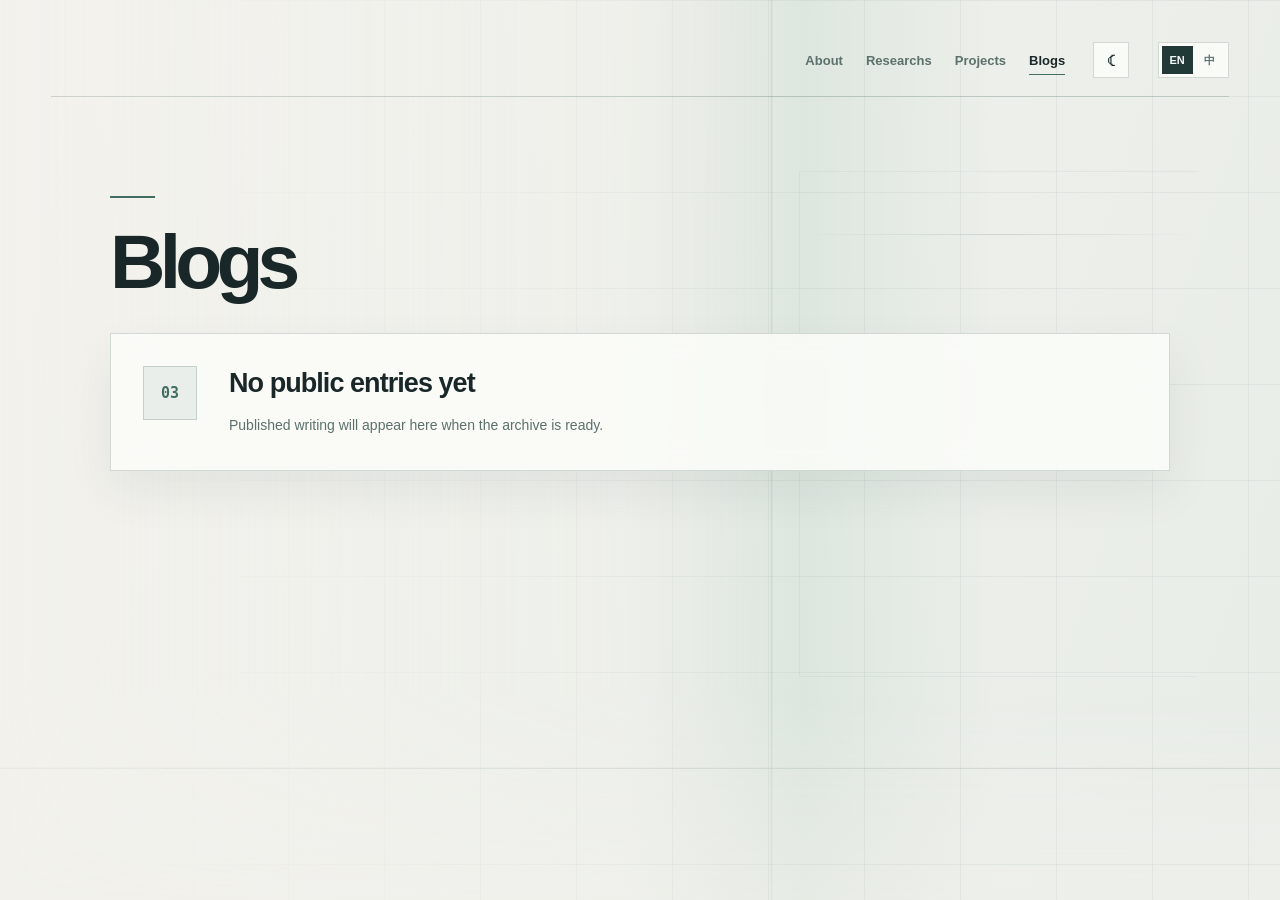
<file: blogs.html>
<!DOCTYPE html>
<html lang="zh-CN">
<head>
  <meta charset="UTF-8" />
  <meta name="viewport" content="width=device-width, initial-scale=1.0" />
  <script>
    try {
      const theme = localStorage.getItem("yuzhe-site-theme");
      document.documentElement.dataset.theme = theme === "dark" ? "dark" : "light";
    } catch (error) {
      document.documentElement.dataset.theme = "light";
    }
  </script>
  <meta name="description" content="刘宇哲 / Yuzhe Liu 的 Blogs 页面" />
  <title>Blogs | 刘宇哲</title>
  <link rel="stylesheet" href="style.css?v=20261002b" />
  <script src="script.js?v=20261012d" defer></script>
</head>
<body
  data-page="blogs"
  data-title-en="Blogs | Yuzhe Liu"
  data-title-zh="博客 | 刘宇哲"
  data-description-en="Blogs page of Yuzhe Liu."
  data-description-zh="刘宇哲 / Yuzhe Liu 的 Blogs 页面"
>
  <main class="site-shell page-shell">
    <div class="hero-bg" aria-hidden="true"></div>
    <div class="hero-vignette" aria-hidden="true"></div>
    <div class="light-grid" aria-hidden="true"></div>

    <header class="navbar">
      <div class="nav-cluster">
        <nav class="nav-links" aria-label="Primary navigation">
          <a href="index.html" data-nav="about" data-i18n="nav.about">About</a>
          <a href="researchs.html" data-nav="researchs" data-i18n="nav.researchs">Researchs</a>
          <a href="projects.html" data-nav="projects" data-i18n="nav.projects">Projects</a>
          <a href="blogs.html" data-nav="blogs" data-i18n="nav.blogs">Blogs</a>
        </nav>
        <button class="theme-toggle" type="button" data-theme-toggle aria-label="Switch to dark theme" title="Switch to dark theme">
          <span class="theme-icon" aria-hidden="true">☾</span>
        </button>
        <div class="lang-switch" role="group" aria-label="Language">
          <button class="lang-option" type="button" data-lang="en">EN</button>
          <button class="lang-option" type="button" data-lang="zh">中</button>
        </div>
      </div>
    </header>

    <section class="page-main" aria-labelledby="blogs-title">
      <div class="page-heading">
        <h1 id="blogs-title" data-i18n="page.blogs.title">Blogs</h1>
      </div>

      <article class="empty-panel">
        <span class="empty-index">03</span>
        <div>
          <h2 data-i18n="empty.title">No public entries yet</h2>
          <p data-i18n="empty.blogs.copy">
            Published writing will appear here when the archive is ready.
          </p>
        </div>
      </article>
    </section>
  </main>
</body>
</html>
</file>
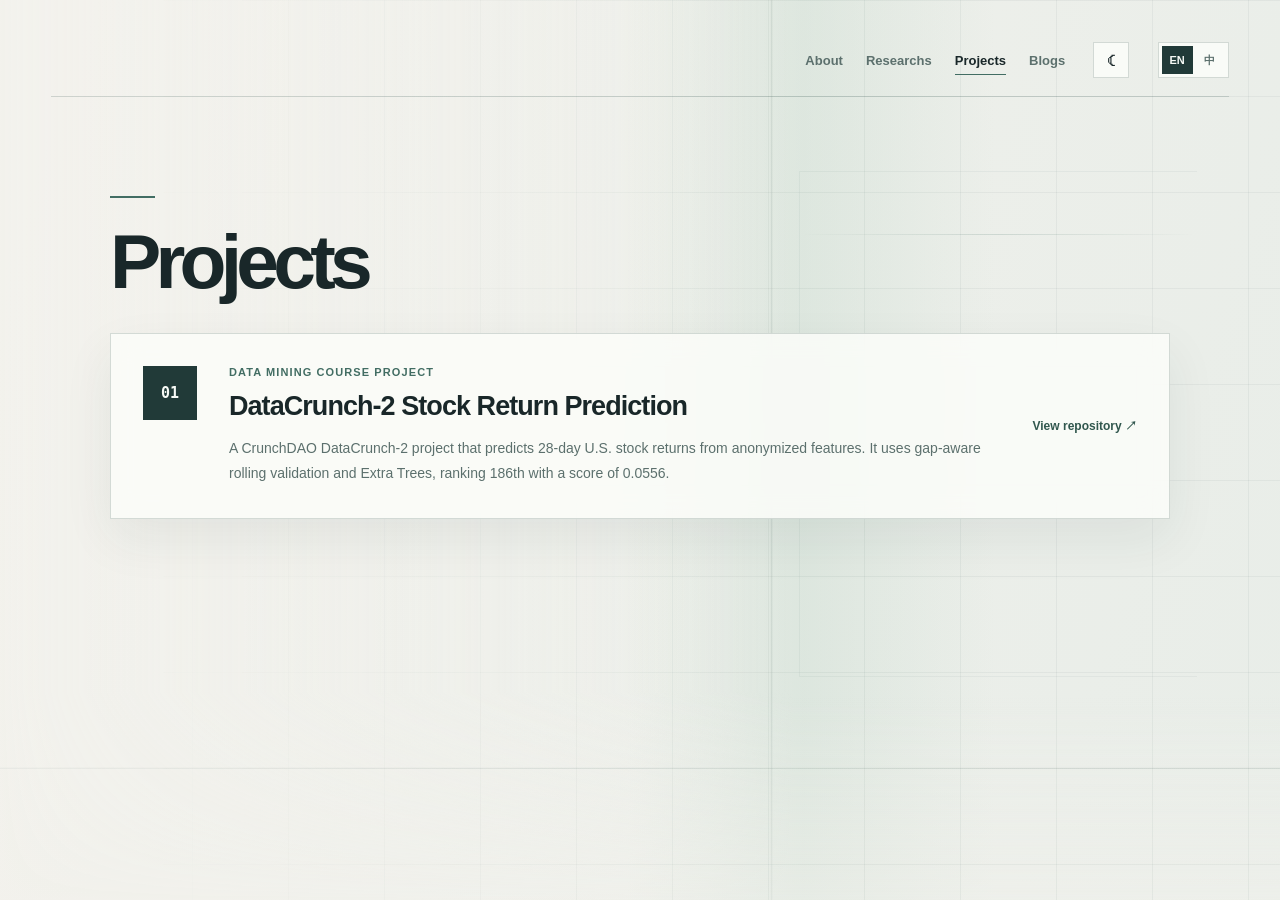
<file: projects.html>
<!DOCTYPE html>
<html lang="zh-CN">
<head>
  <meta charset="UTF-8" />
  <meta name="viewport" content="width=device-width, initial-scale=1.0" />
  <script>
    try {
      const theme = localStorage.getItem("yuzhe-site-theme");
      document.documentElement.dataset.theme = theme === "dark" ? "dark" : "light";
    } catch (error) {
      document.documentElement.dataset.theme = "light";
    }
  </script>
  <meta name="description" content="刘宇哲 / Yuzhe Liu 的 Projects 页面" />
  <title>Projects | 刘宇哲</title>
  <link rel="stylesheet" href="style.css?v=20261002b" />
  <script src="script.js?v=20261012d" defer></script>
</head>
<body
  data-page="projects"
  data-title-en="Projects | Yuzhe Liu"
  data-title-zh="项目 | 刘宇哲"
  data-description-en="Projects page of Yuzhe Liu."
  data-description-zh="刘宇哲 / Yuzhe Liu 的 Projects 页面"
>
  <main class="site-shell page-shell">
    <div class="hero-bg" aria-hidden="true"></div>
    <div class="hero-vignette" aria-hidden="true"></div>
    <div class="light-grid" aria-hidden="true"></div>

    <header class="navbar">
      <div class="nav-cluster">
        <nav class="nav-links" aria-label="Primary navigation">
          <a href="index.html" data-nav="about" data-i18n="nav.about">About</a>
          <a href="researchs.html" data-nav="researchs" data-i18n="nav.researchs">Researchs</a>
          <a href="projects.html" data-nav="projects" data-i18n="nav.projects">Projects</a>
          <a href="blogs.html" data-nav="blogs" data-i18n="nav.blogs">Blogs</a>
        </nav>
        <button class="theme-toggle" type="button" data-theme-toggle aria-label="Switch to dark theme" title="Switch to dark theme">
          <span class="theme-icon" aria-hidden="true">☾</span>
        </button>
        <div class="lang-switch" role="group" aria-label="Language">
          <button class="lang-option" type="button" data-lang="en">EN</button>
          <button class="lang-option" type="button" data-lang="zh">中</button>
        </div>
      </div>
    </header>

    <section class="page-main" aria-labelledby="projects-title">
      <div class="page-heading">
        <h1 id="projects-title" data-i18n="page.projects.title">Projects</h1>
      </div>

      <a class="entry-panel project-entry" href="https://github.com/yz-liu-creater/datacrunch2-stock-return-mining" target="_blank" rel="noreferrer">
        <span class="entry-index">01</span>
        <div>
          <p class="entry-kicker" data-i18n="entry.projects.kicker">Data Mining Course Project</p>
          <h2 data-i18n="entry.projects.title">DataCrunch-2 Stock Return Prediction</h2>
          <p data-i18n="entry.projects.copy">
            A CrunchDAO DataCrunch-2 project that predicts 28-day U.S. stock returns from anonymized features. It uses gap-aware rolling validation and Extra Trees, ranking 186th with a score of 0.0556.
          </p>
        </div>
        <span class="project-link" data-i18n="entry.projects.link">View repository</span>
      </a>
    </section>
  </main>
</body>
</html>
</file>
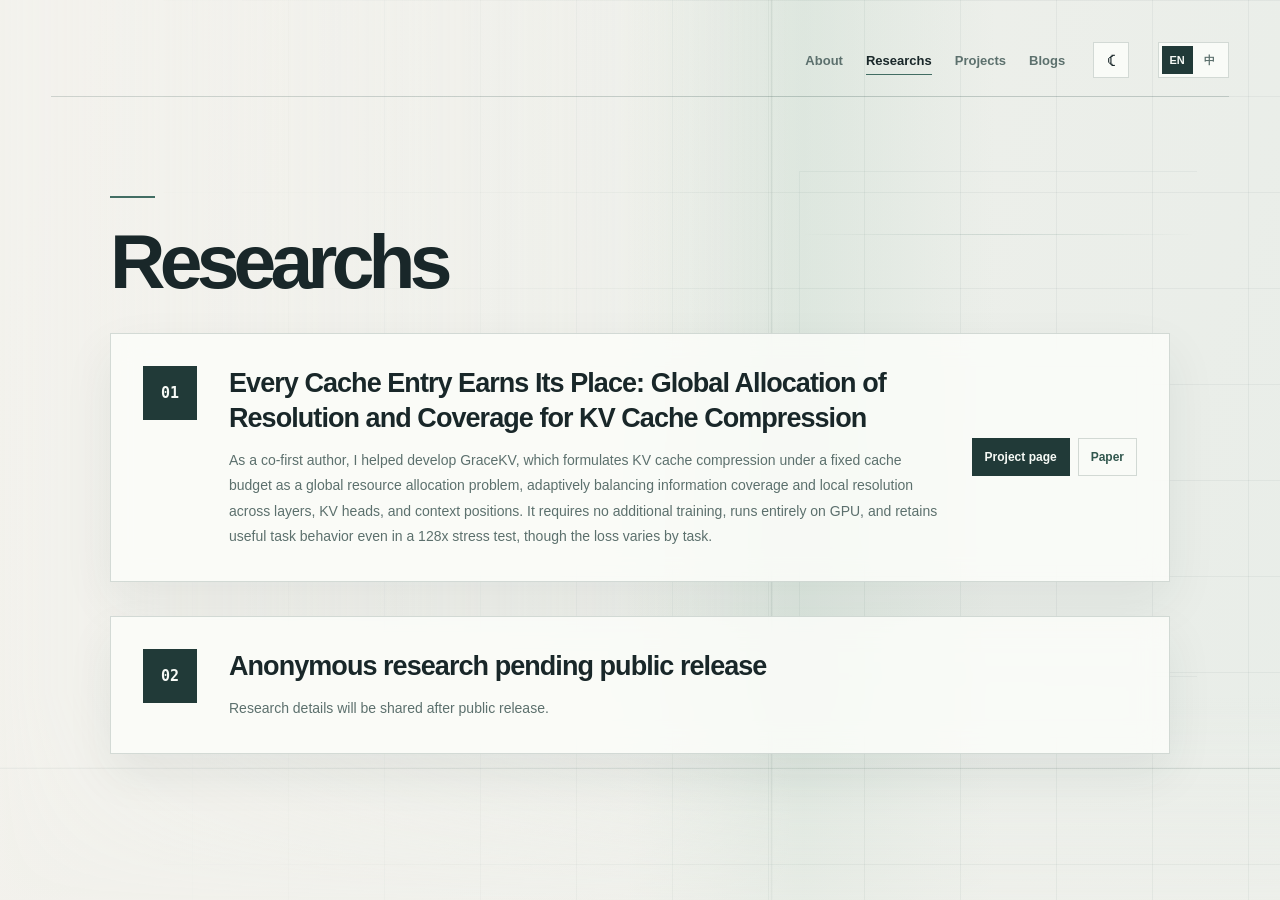
<file: researchs.html>
<!DOCTYPE html>
<html lang="zh-CN">
<head>
  <meta charset="UTF-8" />
  <meta name="viewport" content="width=device-width, initial-scale=1.0" />
  <script>
    try {
      const theme = localStorage.getItem("yuzhe-site-theme");
      document.documentElement.dataset.theme = theme === "dark" ? "dark" : "light";
    } catch (error) {
      document.documentElement.dataset.theme = "light";
    }
  </script>
  <meta name="description" content="刘宇哲 / Yuzhe Liu 的 Researchs 页面" />
  <title>Researchs | 刘宇哲</title>
  <link rel="stylesheet" href="style.css?v=20261002b" />
  <script src="script.js?v=20261012d" defer></script>
</head>
<body
  data-page="researchs"
  data-title-en="Researchs | Yuzhe Liu"
  data-title-zh="研究 | 刘宇哲"
  data-description-en="Researchs page of Yuzhe Liu."
  data-description-zh="刘宇哲 / Yuzhe Liu 的 Researchs 页面"
>
  <main class="site-shell page-shell">
    <div class="hero-bg" aria-hidden="true"></div>
    <div class="hero-vignette" aria-hidden="true"></div>
    <div class="light-grid" aria-hidden="true"></div>

    <header class="navbar">
      <div class="nav-cluster">
        <nav class="nav-links" aria-label="Primary navigation">
          <a href="index.html" data-nav="about" data-i18n="nav.about">About</a>
          <a href="researchs.html" data-nav="researchs" data-i18n="nav.researchs">Researchs</a>
          <a href="projects.html" data-nav="projects" data-i18n="nav.projects">Projects</a>
          <a href="blogs.html" data-nav="blogs" data-i18n="nav.blogs">Blogs</a>
        </nav>
        <button class="theme-toggle" type="button" data-theme-toggle aria-label="Switch to dark theme" title="Switch to dark theme">
          <span class="theme-icon" aria-hidden="true">☾</span>
        </button>
        <div class="lang-switch" role="group" aria-label="Language">
          <button class="lang-option" type="button" data-lang="en">EN</button>
          <button class="lang-option" type="button" data-lang="zh">中</button>
        </div>
      </div>
    </header>

    <section class="page-main" aria-labelledby="researchs-title">
      <div class="page-heading">
        <h1 id="researchs-title" data-i18n="page.researchs.title">Researchs</h1>
      </div>

      <article class="entry-panel project-entry research-entry">
        <span class="entry-index">01</span>
        <div>
          <h2 data-i18n="entry.researchs.title">Every Cache Entry Earns Its Place: Global Allocation of Resolution and Coverage for KV Cache Compression</h2>
          <p data-i18n="entry.researchs.copy">
            As a co-first author, I helped develop GraceKV, which formulates KV cache compression under a fixed cache budget as a global resource allocation problem, adaptively balancing information coverage and local resolution across layers, KV heads, and context positions. It requires no additional training, runs entirely on GPU, and retains useful task behavior even in a 128x stress test, though the loss varies by task.
          </p>
        </div>
        <div class="research-actions" aria-label="GraceKV resources">
          <a class="research-action research-action-primary" href="gracekv/" data-i18n="entry.researchs.project">Project page</a>
          <a class="research-action" href="https://arxiv.org/abs/2608.07001" target="_blank" rel="noreferrer" data-i18n="entry.researchs.paper">Paper</a>
        </div>
      </article>

      <article class="entry-panel research-entry">
        <span class="entry-index">02</span>
        <div>
          <h2 data-i18n="entry.researchs.anonymous.title">Anonymous research pending public release</h2>
          <p data-i18n="entry.researchs.anonymous.copy">Research details will be shared after public release.</p>
        </div>
      </article>
    </section>
  </main>
</body>
</html>
</file>
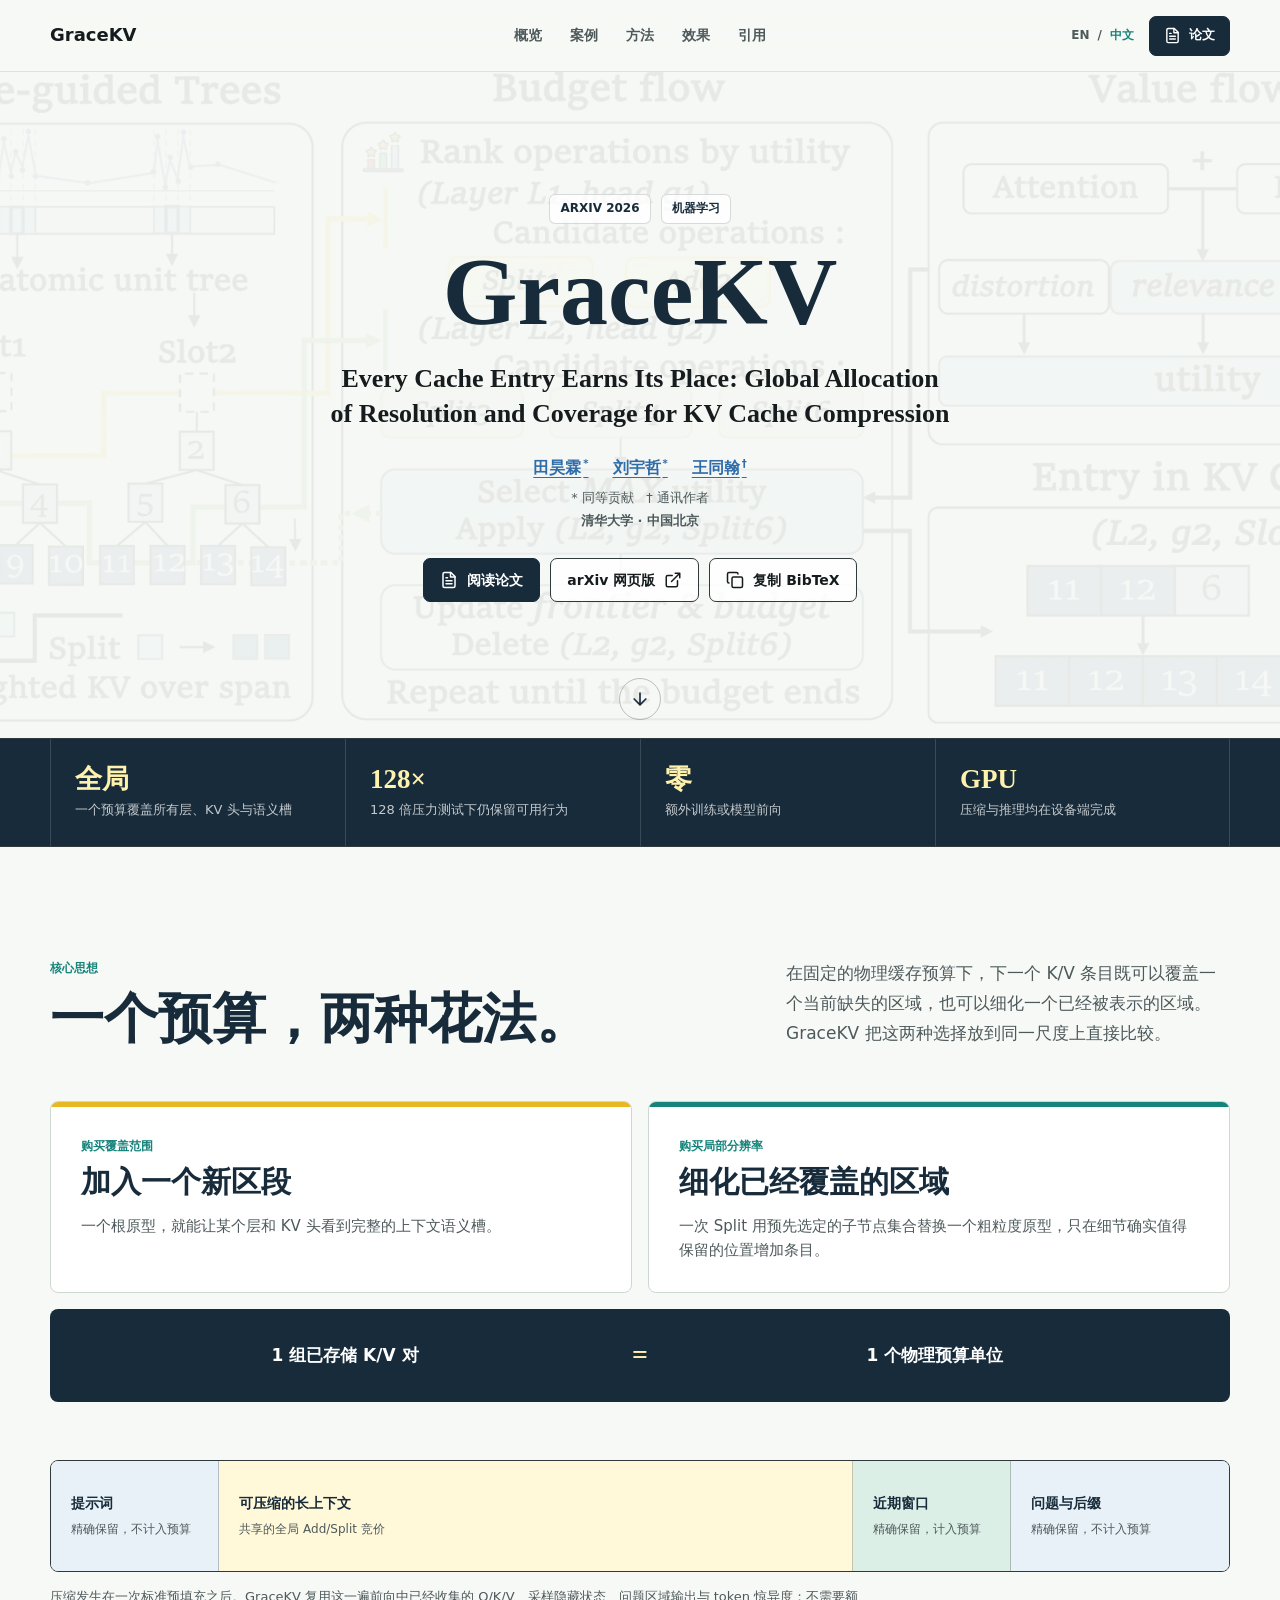
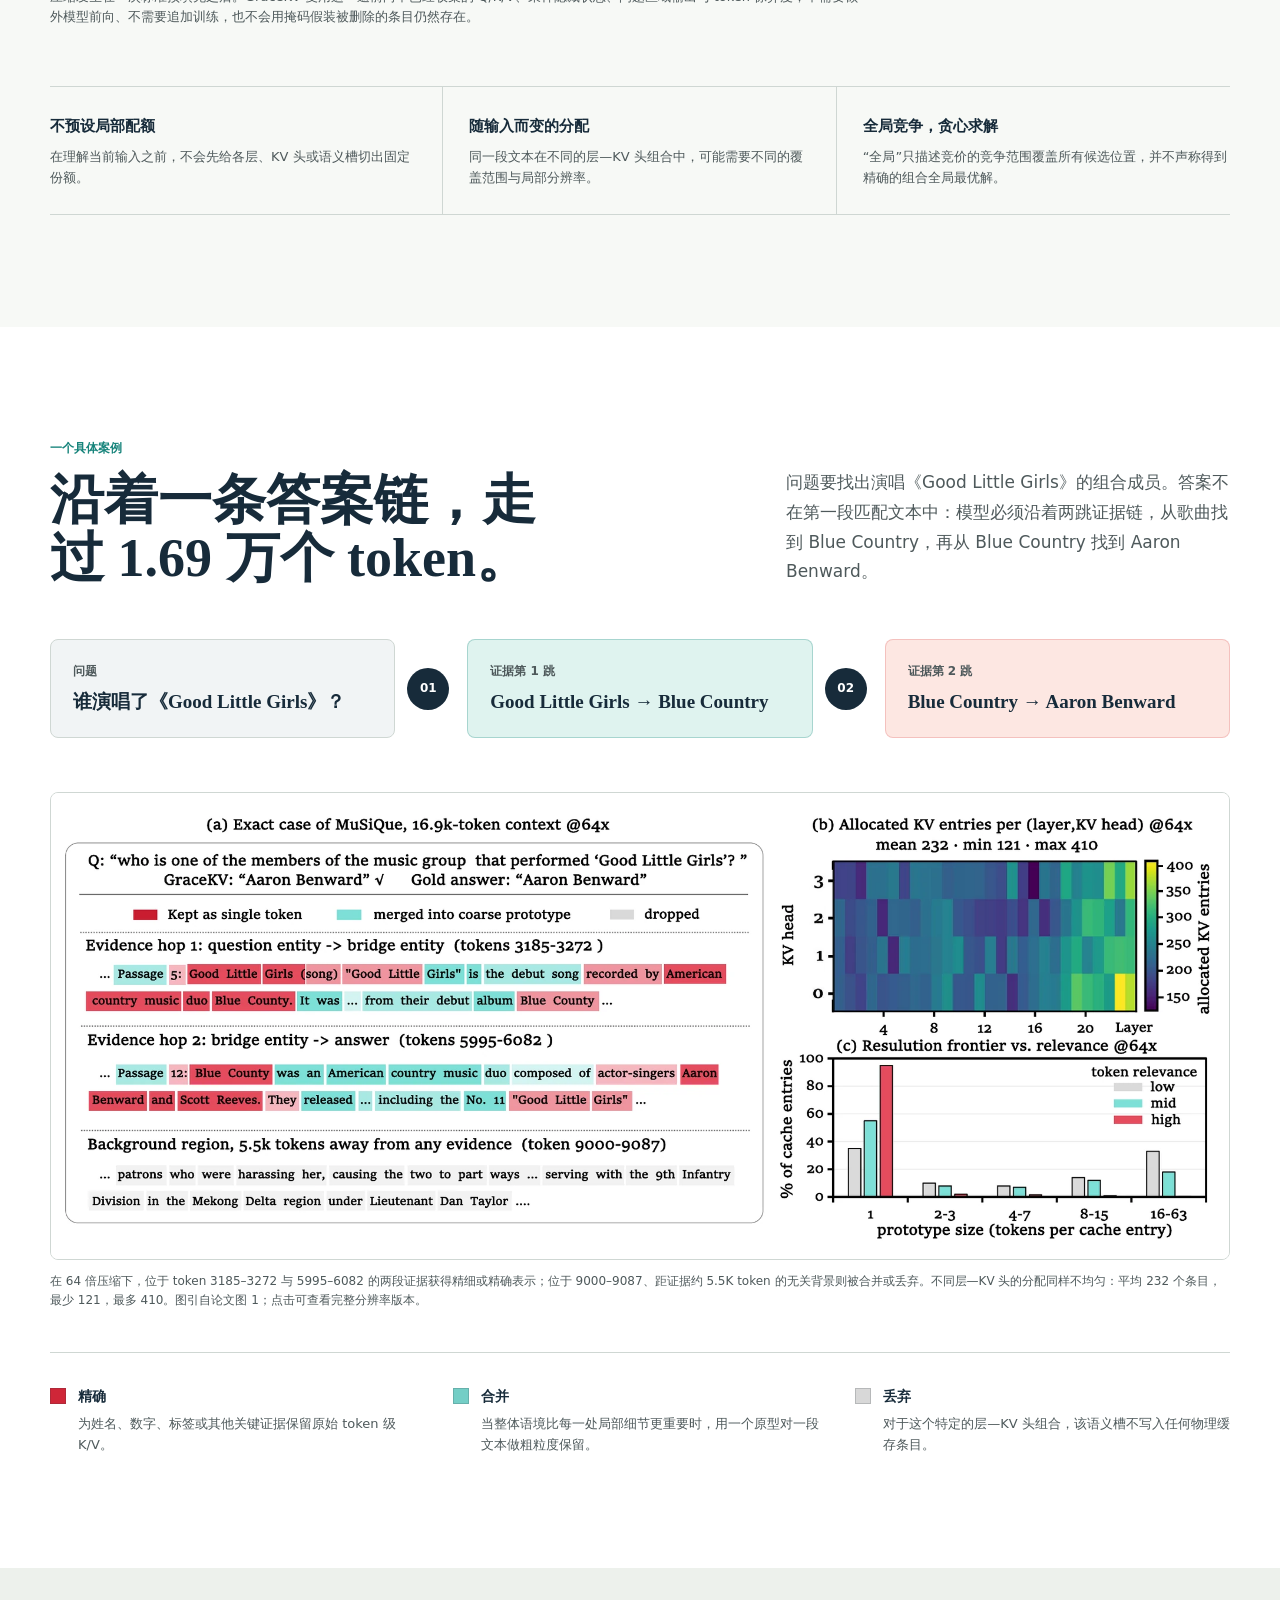
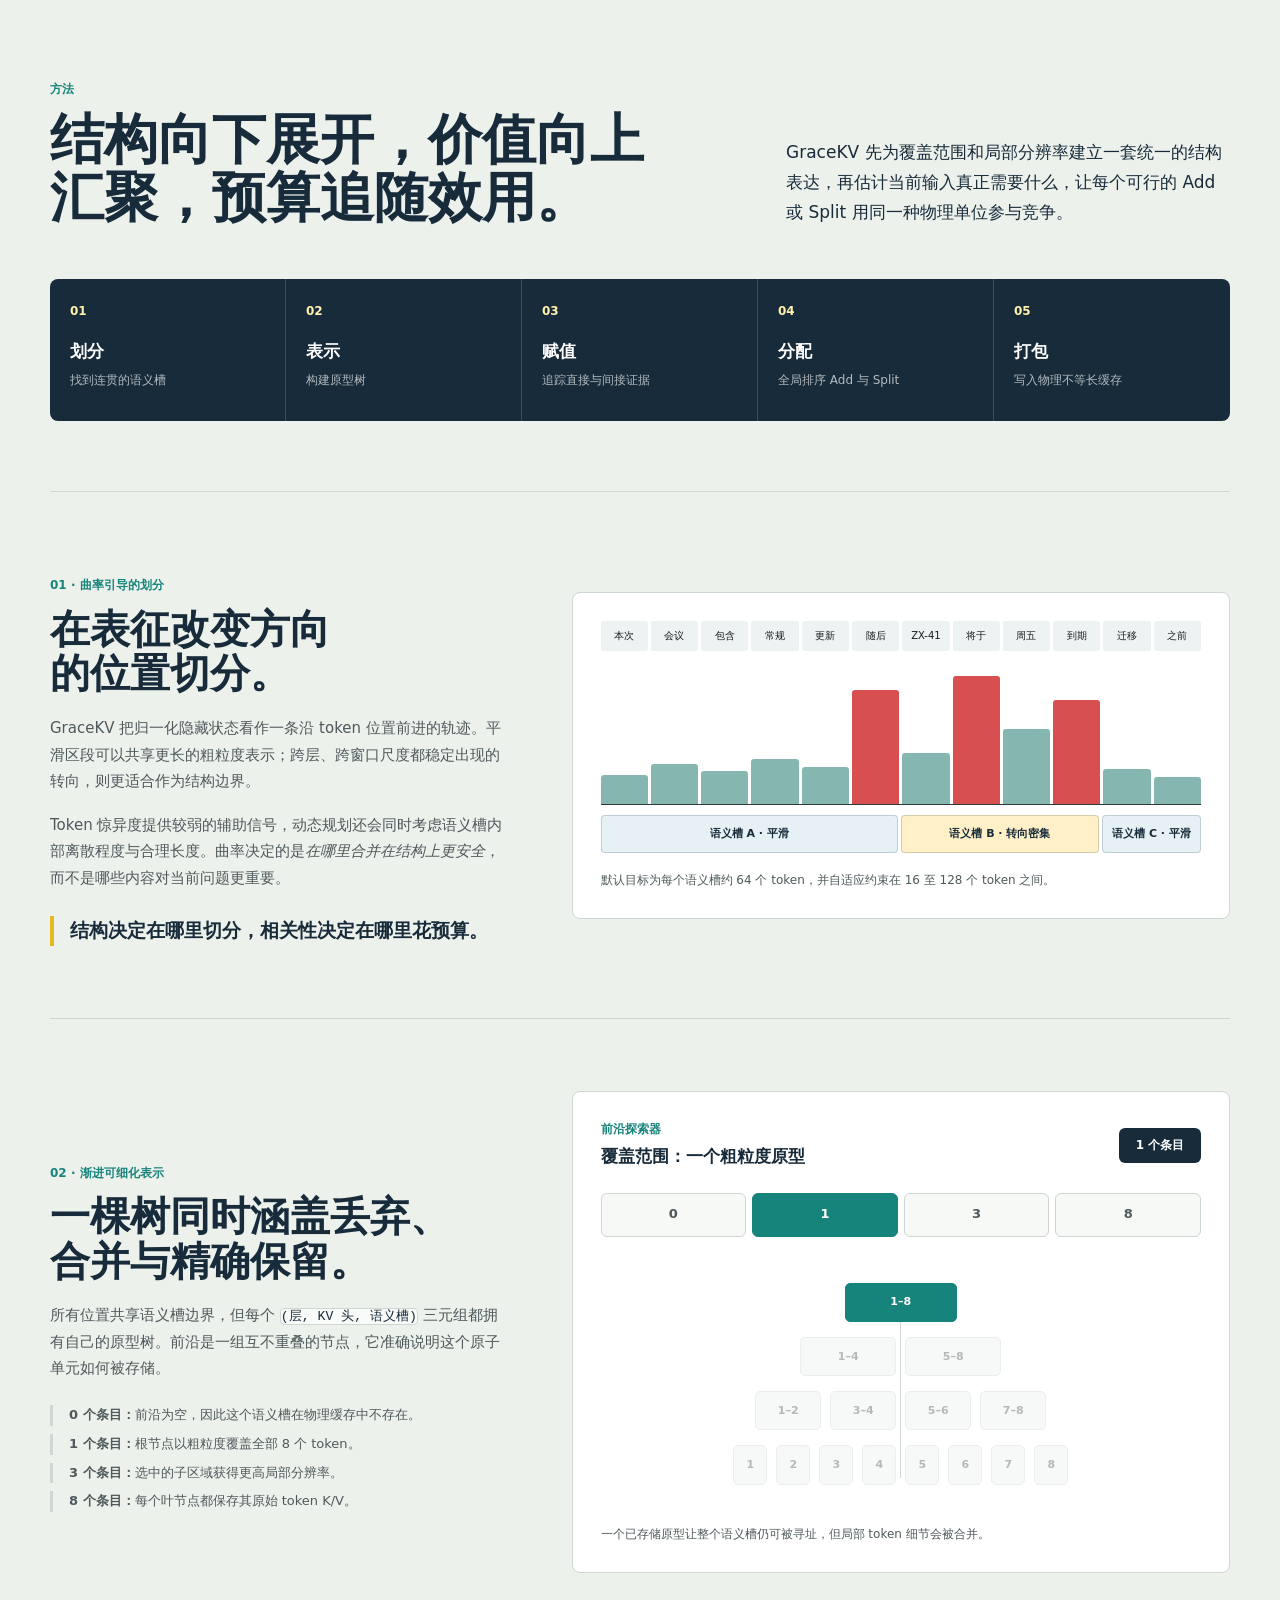
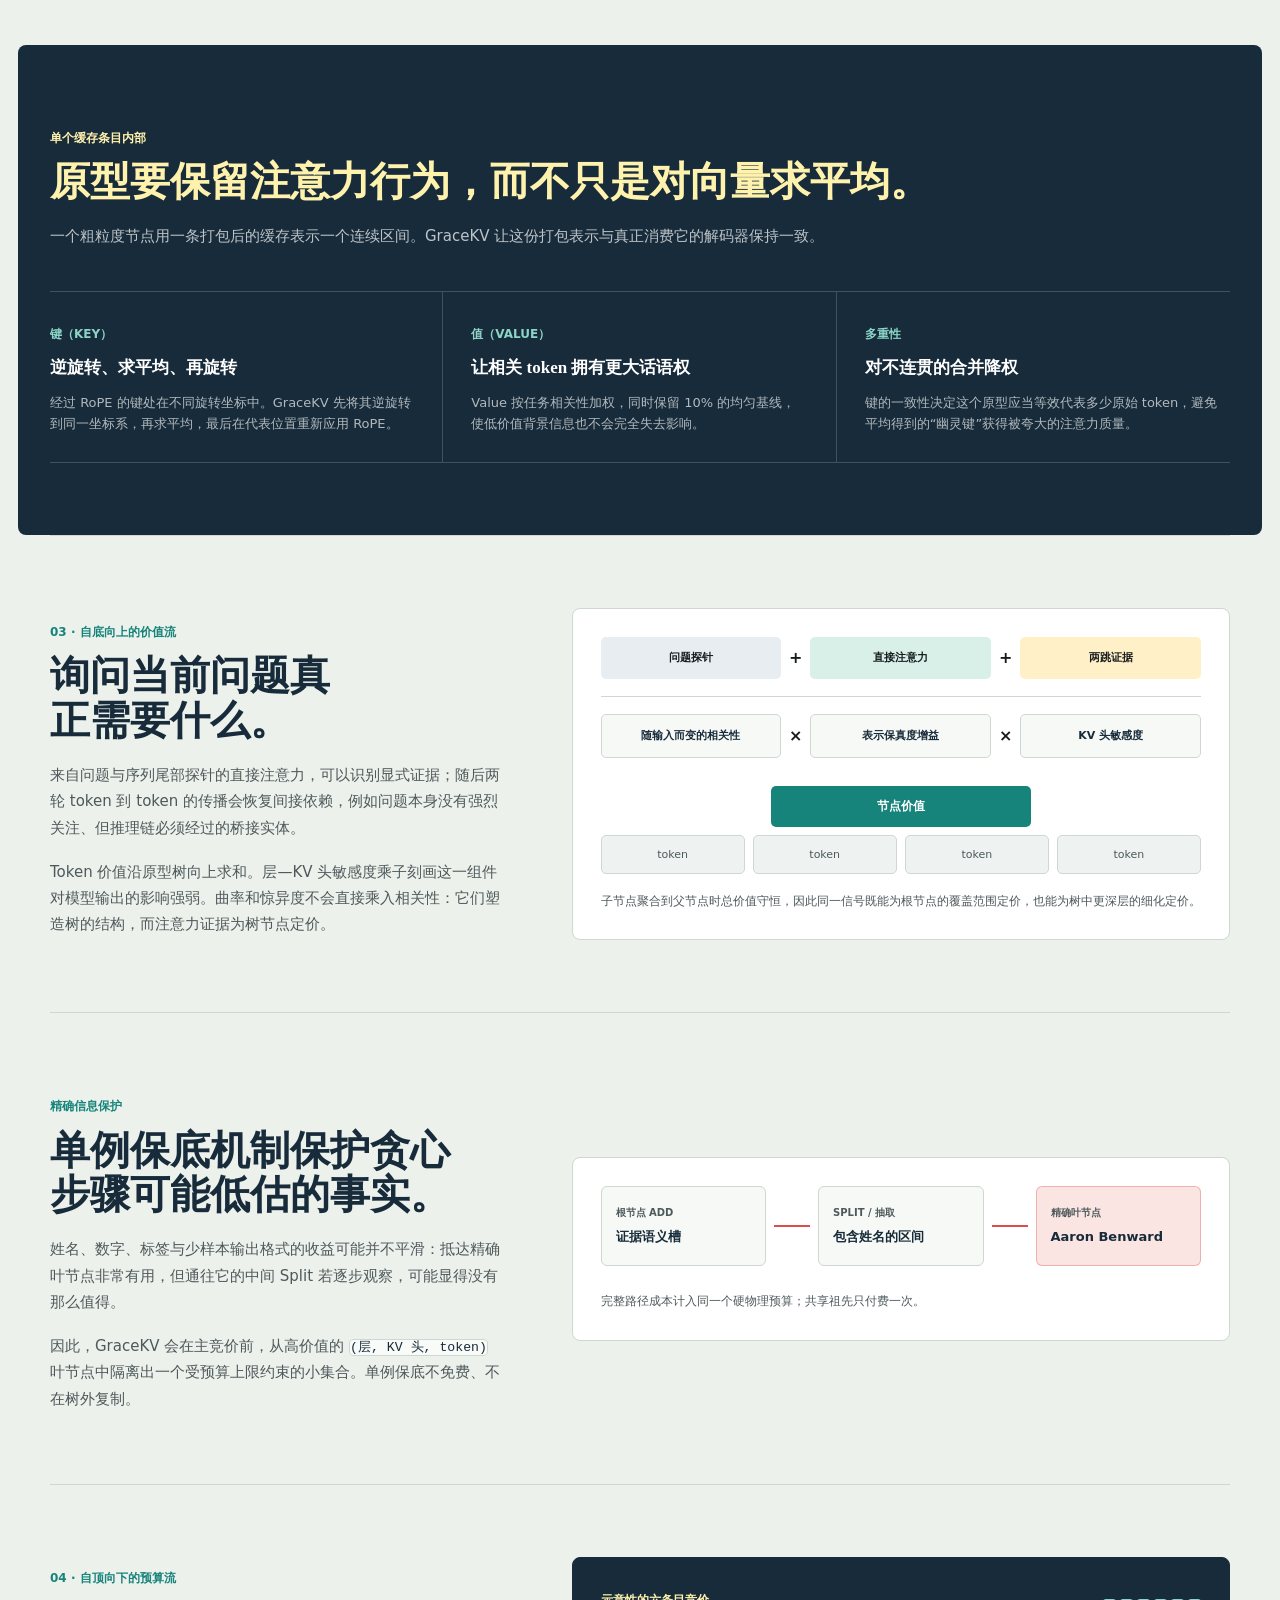
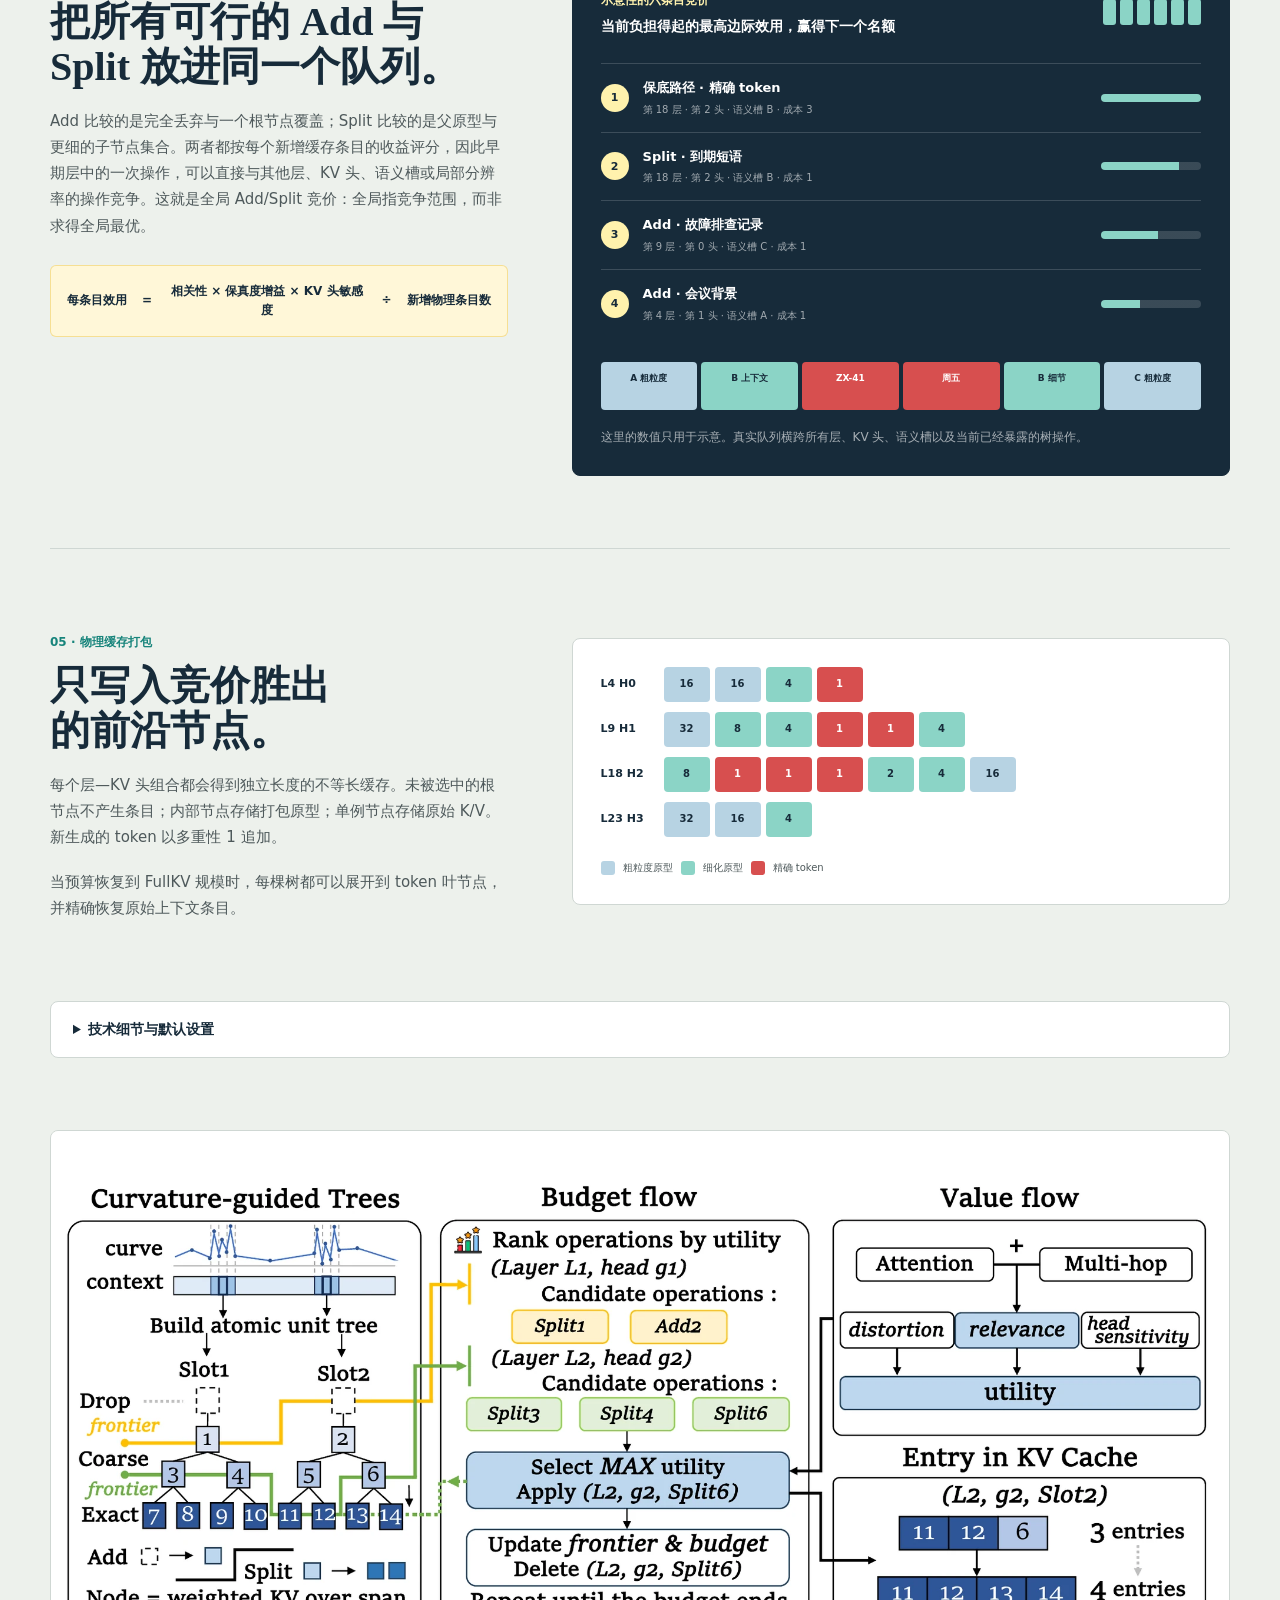
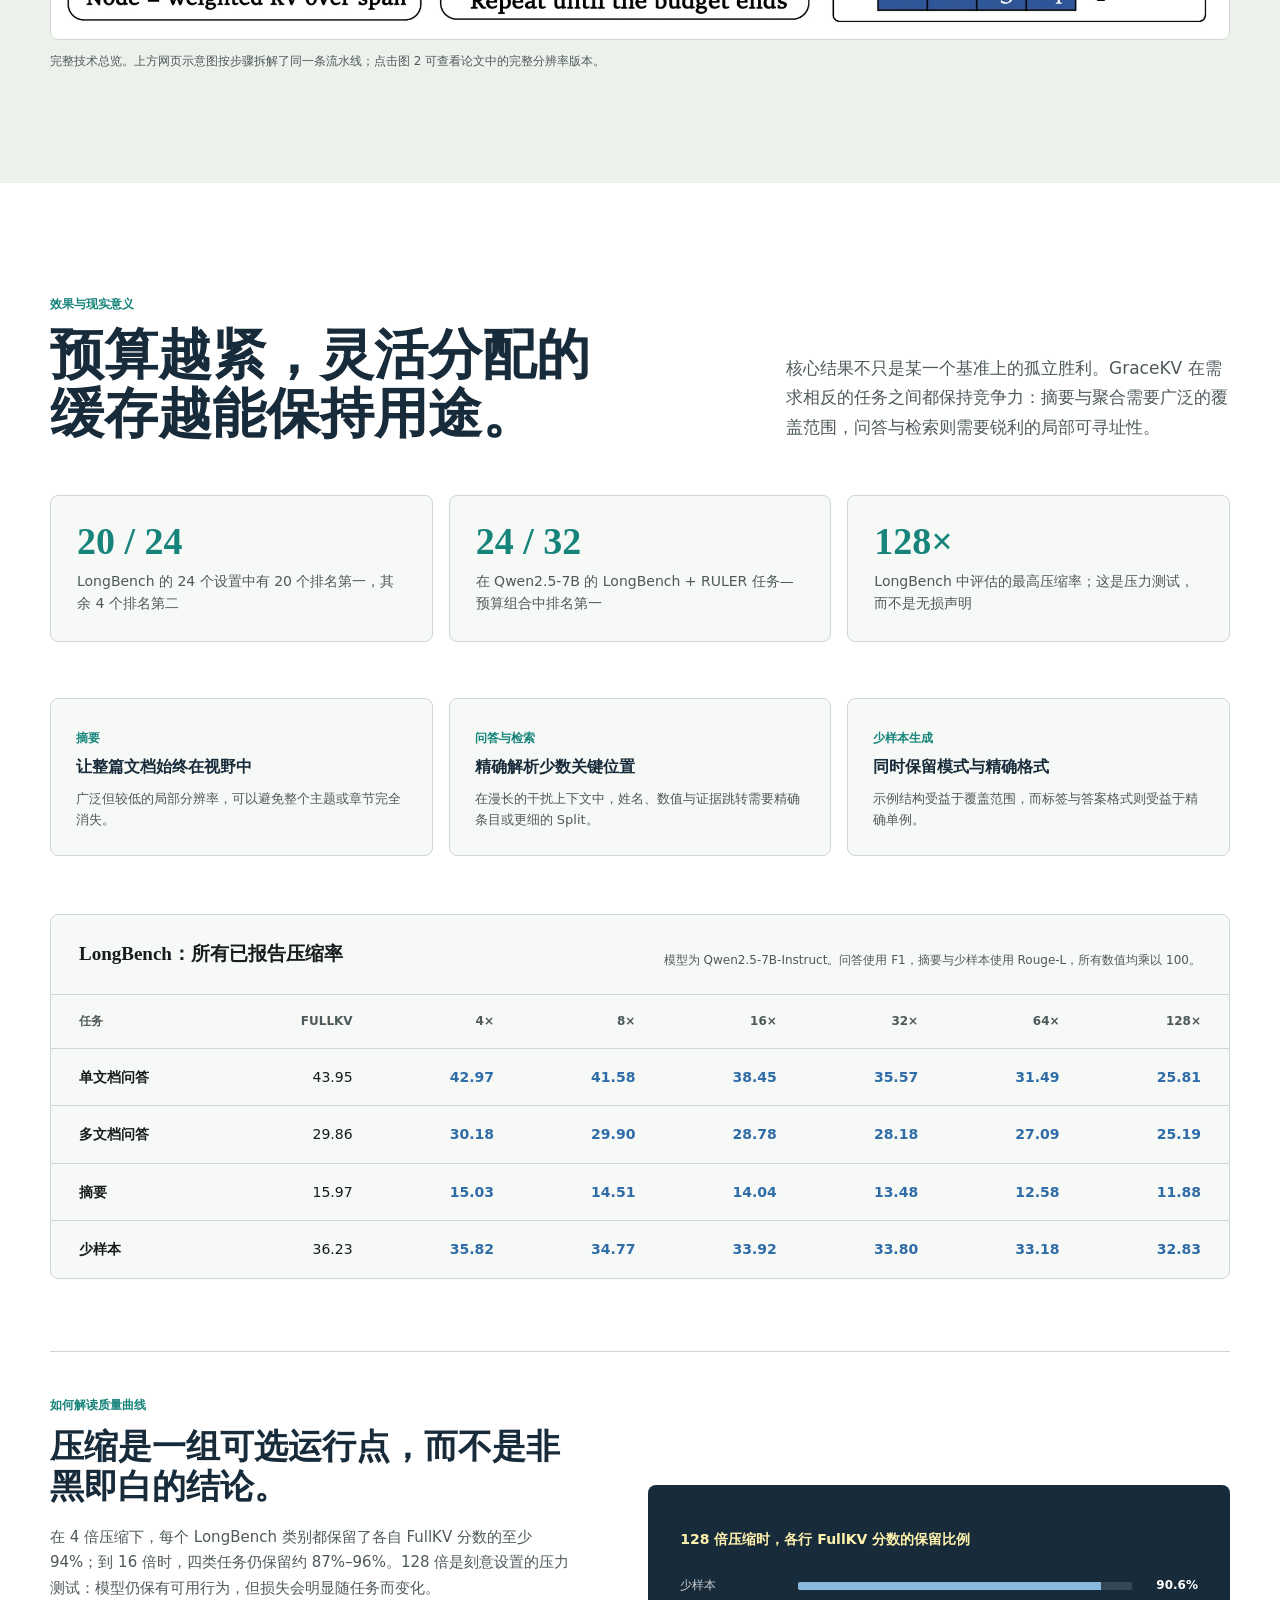
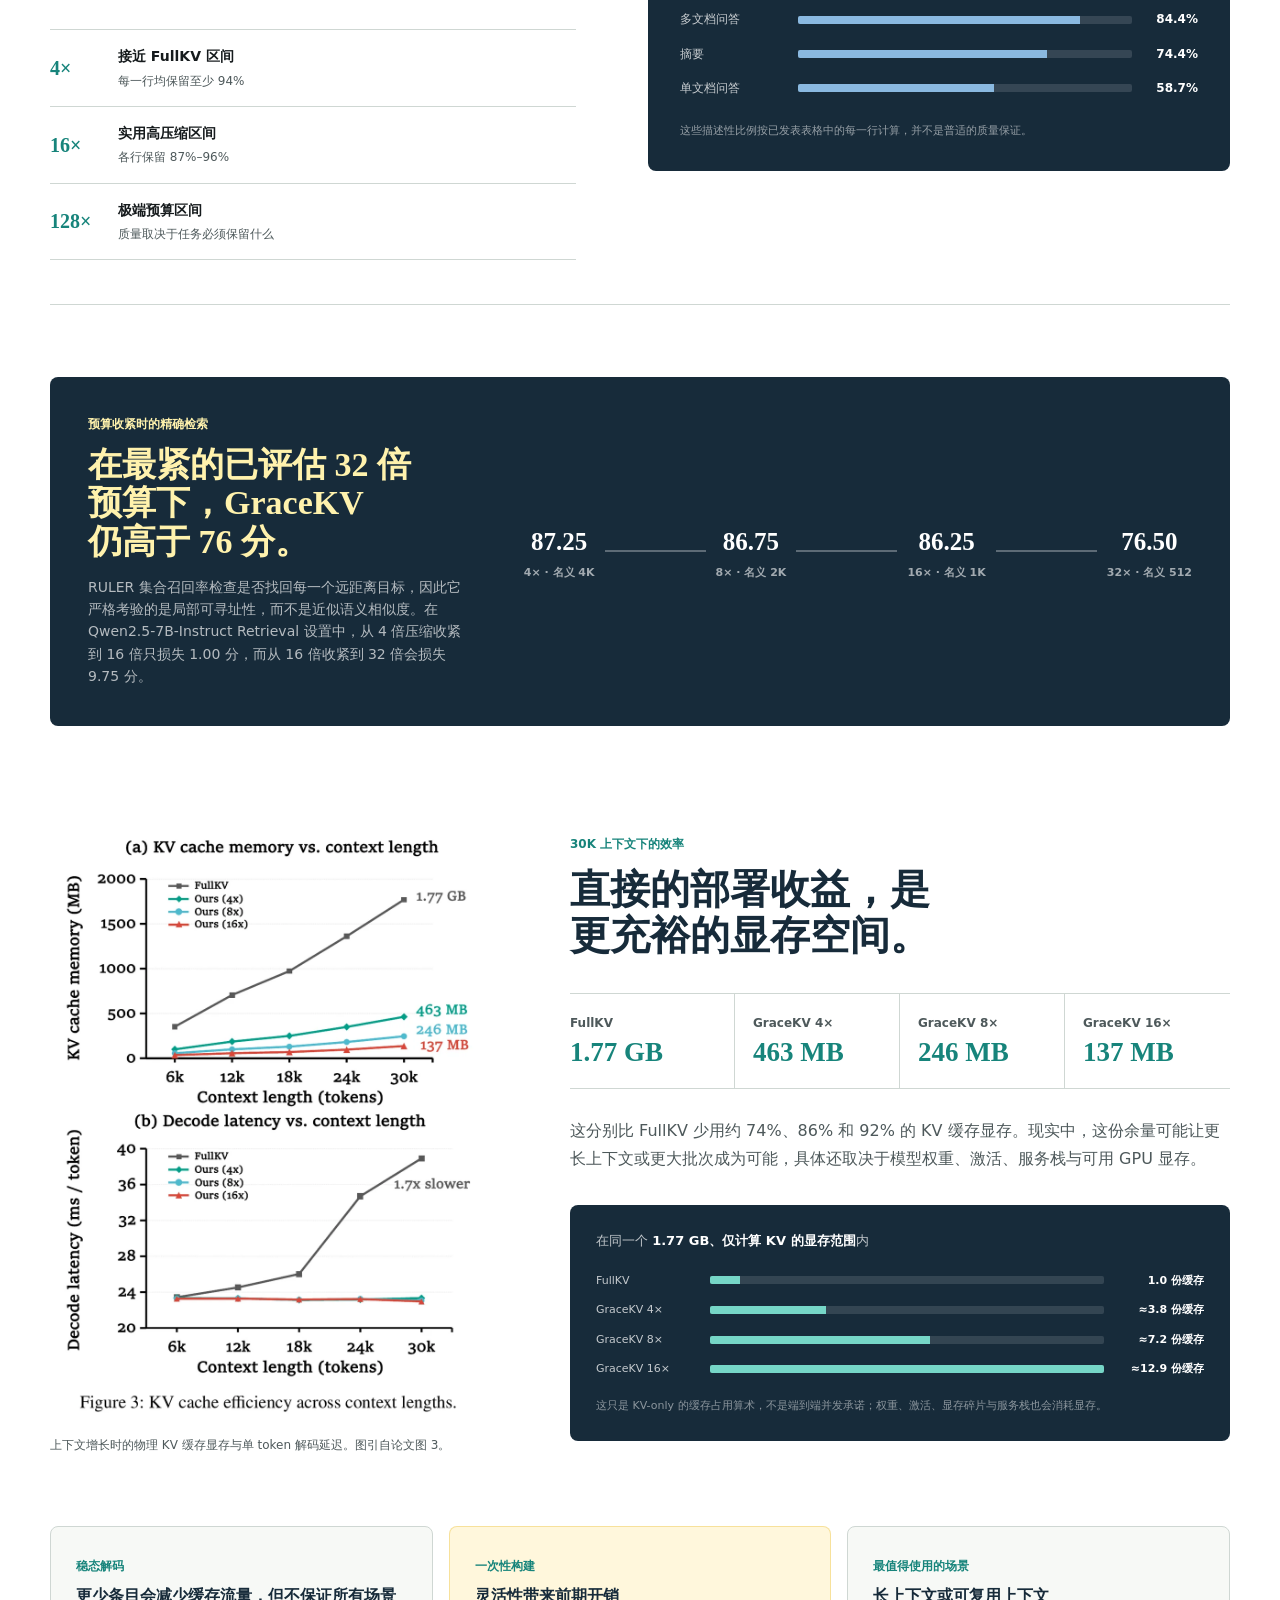
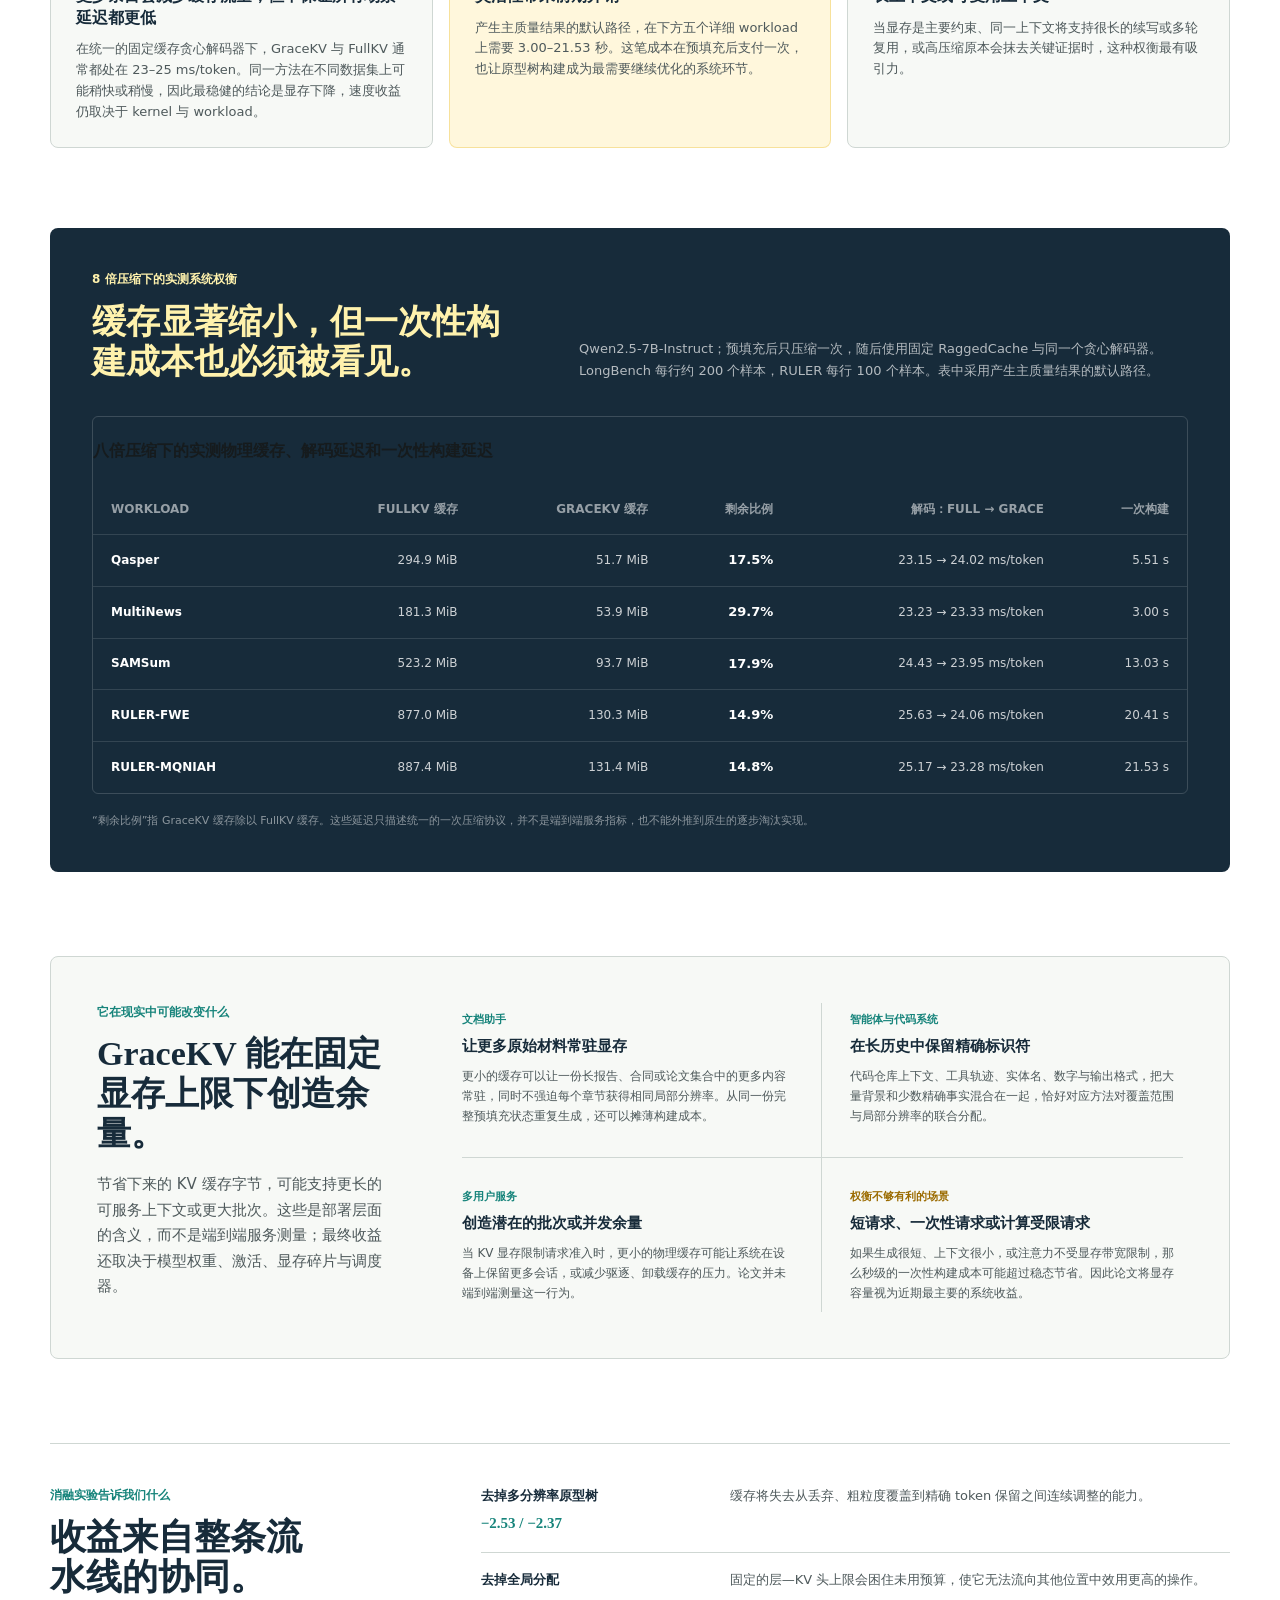
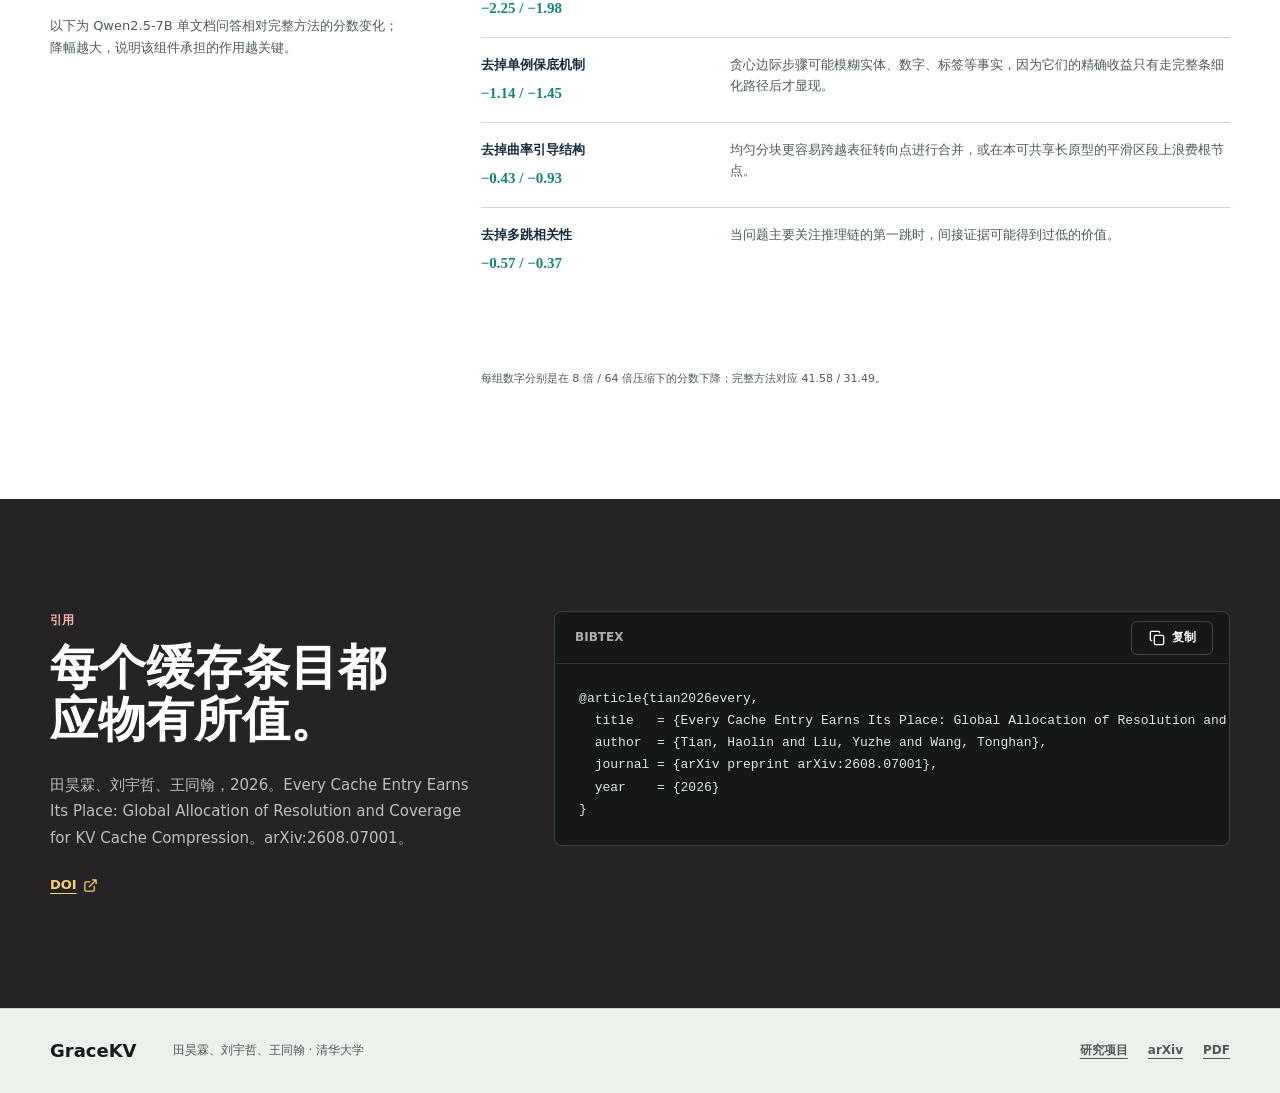
<file: gracekv/zh.html>
<!doctype html>
<html lang="zh-CN">
<head>
  <meta charset="utf-8" />
  <meta name="viewport" content="width=device-width, initial-scale=1" />
  <meta name="theme-color" content="#f7f9f6" />
  <meta
    name="description"
    content="GraceKV 在统一缓存预算下，跨层、KV 头和上下文区域全局分配 KV 缓存的局部分辨率与覆盖范围。"
  />
  <meta name="author" content="田昊霖 (Haolin Tian), 刘宇哲 (Yuzhe Liu), 王同翰 (Tonghan Wang)" />
  <meta property="og:type" content="article" />
  <meta property="og:site_name" content="GraceKV" />
  <meta property="og:locale" content="zh_CN" />
  <meta property="og:locale:alternate" content="en_US" />
  <meta property="og:title" content="GraceKV：面向 KV 缓存压缩的覆盖范围与局部分辨率全局分配" />
  <meta
    property="og:description"
    content="让每个缓存条目都物有所值：在统一 KV 缓存预算下，全局分配覆盖范围与局部分辨率。"
  />
  <meta property="og:url" content="https://yz-liu-creater.github.io/gracekv/zh.html" />
  <meta property="og:image" content="https://yz-liu-creater.github.io/gracekv/assets/og-gracekv.webp" />
  <meta name="twitter:card" content="summary_large_image" />
  <meta name="twitter:title" content="GraceKV：面向 KV 缓存压缩的覆盖范围与局部分辨率全局分配" />
  <meta
    name="twitter:description"
    content="一种面向 KV 缓存压缩的全局资源分配方法，在 128 倍压力测试下仍保留可用的任务行为。"
  />
  <meta name="twitter:image" content="https://yz-liu-creater.github.io/gracekv/assets/og-gracekv.webp" />
  <link rel="canonical" href="https://yz-liu-creater.github.io/gracekv/zh.html" />
  <link rel="alternate" hreflang="en" href="https://yz-liu-creater.github.io/gracekv/" />
  <link rel="alternate" hreflang="zh-CN" href="https://yz-liu-creater.github.io/gracekv/zh.html" />
  <link rel="alternate" hreflang="x-default" href="https://yz-liu-creater.github.io/gracekv/" />
  <link rel="preload" as="image" href="assets/method-overview.webp" fetchpriority="high" />
  <link rel="stylesheet" href="style.css?v=20260812g" />
  <script src="script.js?v=20260812g" defer></script>
  <title>GraceKV｜面向 KV 缓存压缩的覆盖范围与局部分辨率全局分配</title>
  <script type="application/ld+json">
    {
      "@context": "https://schema.org",
      "@type": "ScholarlyArticle",
      "headline": "Every Cache Entry Earns Its Place: Global Allocation of Resolution and Coverage for KV Cache Compression",
      "name": "GraceKV",
      "description": "在统一缓存预算下，跨层、KV 头和上下文区域全局分配局部分辨率与覆盖范围的 KV 缓存压缩方法。",
      "datePublished": "2026-08-07",
      "identifier": "https://doi.org/10.48550/arXiv.2608.07001",
      "url": "https://yz-liu-creater.github.io/gracekv/zh.html",
      "sameAs": "https://arxiv.org/abs/2608.07001",
      "mainEntityOfPage": "https://yz-liu-creater.github.io/gracekv/zh.html",
      "author": [
        { "@type": "Person", "name": "田昊霖", "alternateName": "Haolin Tian" },
        { "@type": "Person", "name": "刘宇哲", "alternateName": "Yuzhe Liu" },
        { "@type": "Person", "name": "王同翰", "alternateName": "Tonghan Wang" }
      ],
      "affiliation": {
        "@type": "CollegeOrUniversity",
        "name": "清华大学",
        "alternateName": "Tsinghua University"
      }
    }
  </script>
</head>
<body>
  <a class="skip-link" href="#main-content">跳到正文</a>

  <svg class="icon-sprite" aria-hidden="true">
    <symbol id="icon-file-text" viewBox="0 0 24 24">
      <path d="M14.5 2H6a2 2 0 0 0-2 2v16a2 2 0 0 0 2 2h12a2 2 0 0 0 2-2V7.5L14.5 2z" />
      <path d="M14 2v6h6M8 13h8M8 17h8M8 9h2" />
    </symbol>
    <symbol id="icon-external" viewBox="0 0 24 24">
      <path d="M15 3h6v6M10 14 21 3M18 13v6a2 2 0 0 1-2 2H5a2 2 0 0 1-2-2V8a2 2 0 0 1 2-2h6" />
    </symbol>
    <symbol id="icon-copy" viewBox="0 0 24 24">
      <rect width="14" height="14" x="8" y="8" rx="2" />
      <path d="M4 16c-1.1 0-2-.9-2-2V4c0-1.1.9-2 2-2h10c1.1 0 2 .9 2 2" />
    </symbol>
    <symbol id="icon-check" viewBox="0 0 24 24">
      <path d="m20 6-11 11-5-5" />
    </symbol>
    <symbol id="icon-menu" viewBox="0 0 24 24">
      <path d="M4 6h16M4 12h16M4 18h16" />
    </symbol>
    <symbol id="icon-x" viewBox="0 0 24 24">
      <path d="M18 6 6 18M6 6l12 12" />
    </symbol>
    <symbol id="icon-arrow-down" viewBox="0 0 24 24">
      <path d="M12 5v14M19 12l-7 7-7-7" />
    </symbol>
  </svg>

  <header class="site-header" data-header>
    <div class="header-inner">
      <a class="wordmark" href="#top" aria-label="GraceKV 首页">GraceKV</a>

      <button
        class="menu-toggle"
        type="button"
        aria-expanded="false"
        aria-controls="site-nav"
        aria-label="打开导航"
        title="打开导航"
        data-menu-toggle
      >
        <svg class="menu-icon" aria-hidden="true"><use href="#icon-menu"></use></svg>
        <svg class="close-icon" aria-hidden="true"><use href="#icon-x"></use></svg>
      </button>

      <nav class="site-nav" id="site-nav" aria-label="论文页面导航" data-site-nav>
        <a href="#overview" data-section-link="overview">概览</a>
        <a href="#walkthrough" data-section-link="walkthrough">案例</a>
        <a href="#method" data-section-link="method">方法</a>
        <a href="#results" data-section-link="results">效果</a>
        <a href="#citation" data-section-link="citation">引用</a>
      </nav>

      <div class="header-tools">
        <div class="language-switch" aria-label="语言选择">
          <a href="index.html" lang="en" hreflang="en">EN</a>
          <span aria-hidden="true">/</span>
          <a href="zh.html" lang="zh-CN" hreflang="zh-CN" aria-current="page">中文</a>
        </div>
        <a
          class="header-paper"
          href="https://arxiv.org/pdf/2608.07001"
          target="_blank"
          rel="noreferrer"
        >
          <svg aria-hidden="true"><use href="#icon-file-text"></use></svg>
          <span>论文</span>
        </a>
      </div>
    </div>
  </header>

  <main id="main-content">
    <section class="hero" id="top" aria-labelledby="hero-title">
      <div class="hero-media" aria-hidden="true"></div>
      <div class="hero-overlay" aria-hidden="true"></div>
      <div class="hero-inner">
        <p class="hero-kicker"><span>arXiv 2026</span><span>机器学习</span></p>
        <h1 id="hero-title">GraceKV</h1>
        <p class="paper-title">
          Every Cache Entry Earns Its Place: Global Allocation of Resolution and Coverage for KV Cache Compression
        </p>

        <ul class="author-list" aria-label="作者">
          <li>
            <a href="https://arxiv.org/search/cs?searchtype=author&amp;query=Tian%2C+H" target="_blank" rel="noreferrer">田昊霖<sup>*</sup></a>
          </li>
          <li><a href="../index.html">刘宇哲<sup>*</sup></a></li>
          <li>
            <a href="https://arxiv.org/search/cs?searchtype=author&amp;query=Wang%2C+T" target="_blank" rel="noreferrer">王同翰<sup>&dagger;</sup></a>
          </li>
        </ul>
        <p class="author-note">* 同等贡献 &nbsp; &dagger; 通讯作者</p>
        <p class="affiliation">清华大学 · 中国北京</p>

        <div class="hero-actions" aria-label="论文资源">
          <a class="action action-primary" href="https://arxiv.org/pdf/2608.07001" target="_blank" rel="noreferrer">
            <svg aria-hidden="true"><use href="#icon-file-text"></use></svg>
            <span>阅读论文</span>
          </a>
          <a class="action action-secondary" href="https://arxiv.org/html/2608.07001v1" target="_blank" rel="noreferrer">
            <span>arXiv 网页版</span>
            <svg aria-hidden="true"><use href="#icon-external"></use></svg>
          </a>
          <button class="action action-secondary" type="button" data-copy-citation>
            <svg aria-hidden="true"><use href="#icon-copy"></use></svg>
            <span data-copy-label>复制 BibTeX</span>
          </button>
        </div>
      </div>

      <a class="hero-jump" href="#overview" aria-label="继续阅读概览" title="继续阅读概览">
        <svg aria-hidden="true"><use href="#icon-arrow-down"></use></svg>
      </a>
    </section>

    <section class="signal-band" aria-label="GraceKV 亮点">
      <div class="signal-inner">
        <div class="signal-item">
          <strong>全局</strong>
          <span>一个预算覆盖所有层、KV 头与语义槽</span>
        </div>
        <div class="signal-item">
          <strong>128&times;</strong>
          <span>128 倍压力测试下仍保留可用行为</span>
        </div>
        <div class="signal-item">
          <strong>零</strong>
          <span>额外训练或模型前向</span>
        </div>
        <div class="signal-item">
          <strong>GPU</strong>
          <span>压缩与推理均在设备端完成</span>
        </div>
      </div>
    </section>

    <section class="section overview-section" id="overview" aria-labelledby="overview-title">
      <div class="section-inner">
        <div class="section-heading heading-grid">
          <div>
            <p class="section-label">核心思想</p>
            <h2 id="overview-title">一个预算，两种花法。</h2>
          </div>
          <p class="section-lead">
            在固定的物理缓存预算下，下一个 K/V 条目既可以覆盖一个当前缺失的区域，也可以细化一个已经被表示的区域。GraceKV 把这两种选择放到同一尺度上直接比较。
          </p>
        </div>

        <div class="decision-grid">
          <article class="decision-block coverage-decision">
            <span class="decision-kicker">购买覆盖范围</span>
            <h3>加入一个新区段</h3>
            <p>一个根原型，就能让某个层和 KV 头看到完整的上下文语义槽。</p>
          </article>
          <article class="decision-block resolution-decision">
            <span class="decision-kicker">购买局部分辨率</span>
            <h3>细化已经覆盖的区域</h3>
            <p>一次 Split 用预先选定的子节点集合替换一个粗粒度原型，只在细节确实值得保留的位置增加条目。</p>
          </article>
          <div class="budget-equation" aria-label="一组已存储的 K V 对等于一个物理预算单位">
            <span>1 组已存储 K/V 对</span>
            <strong>=</strong>
            <span>1 个物理预算单位</span>
          </div>
        </div>

        <div class="input-budget" role="img" aria-label="输入布局：提示词与问题在压缩预算之外精确保留；长上下文被压缩；近期上下文窗口精确保留并计入预算。">
          <div class="input-segment prompt-segment">
            <strong>提示词</strong>
            <span>精确保留，不计入预算</span>
          </div>
          <div class="input-segment context-segment">
            <strong>可压缩的长上下文</strong>
            <span>共享的全局 Add/Split 竞价</span>
          </div>
          <div class="input-segment recent-segment">
            <strong>近期窗口</strong>
            <span>精确保留，计入预算</span>
          </div>
          <div class="input-segment question-segment">
            <strong>问题与后缀</strong>
            <span>精确保留，不计入预算</span>
          </div>
        </div>
        <p class="input-budget-note">
          压缩发生在一次标准预填充之后。GraceKV 复用这一遍前向中已经收集的 Q/K/V、采样隐藏状态、问题区域输出与 token 惊异度；不需要额外模型前向、不需要追加训练，也不会用掩码假装被删除的条目仍然存在。
        </p>

        <div class="method-contract">
          <div>
            <strong>不预设局部配额</strong>
            <p>在理解当前输入之前，不会先给各层、KV 头或语义槽切出固定份额。</p>
          </div>
          <div>
            <strong>随输入而变的分配</strong>
            <p>同一段文本在不同的层—KV 头组合中，可能需要不同的覆盖范围与局部分辨率。</p>
          </div>
          <div>
            <strong>全局竞争，贪心求解</strong>
            <p>“全局”只描述竞价的竞争范围覆盖所有候选位置，并不声称得到精确的组合全局最优解。</p>
          </div>
        </div>
      </div>
    </section>

    <section class="section walkthrough-section" id="walkthrough" aria-labelledby="walkthrough-title">
      <div class="section-inner">
        <div class="section-heading heading-grid">
          <div>
            <p class="section-label">一个具体案例</p>
            <h2 id="walkthrough-title">沿着一条答案链，走过 1.69 万个 token。</h2>
          </div>
          <p class="section-lead">
            问题要找出演唱《Good Little Girls》的组合成员。答案不在第一段匹配文本中：模型必须沿着两跳证据链，从歌曲找到 Blue Country，再从 Blue Country 找到 Aaron Benward。
          </p>
        </div>

        <div class="evidence-chain" aria-label="从问题到答案的证据链">
          <div class="evidence-node question-node">
            <span>问题</span>
            <strong>谁演唱了《Good Little Girls》？</strong>
          </div>
          <div class="evidence-arrow" aria-hidden="true">01</div>
          <div class="evidence-node bridge-node">
            <span>证据第 1 跳</span>
            <strong>Good Little Girls &rarr; Blue Country</strong>
          </div>
          <div class="evidence-arrow" aria-hidden="true">02</div>
          <div class="evidence-node answer-node">
            <span>证据第 2 跳</span>
            <strong>Blue Country &rarr; Aaron Benward</strong>
          </div>
        </div>

        <figure class="paper-figure allocation-figure">
          <a href="assets/allocation-case.webp" target="_blank" rel="noreferrer" aria-label="以完整分辨率打开 GraceKV 分配案例图">
            <img
              src="assets/allocation-case.webp"
              width="2000"
              height="792"
              alt="GraceKV 分配案例：证据 token 被精确保留，背景由原型合并或被丢弃；不同层与 KV 头获得不等的条目数，高相关位置具有更高局部分辨率。"
              loading="lazy"
              decoding="async"
            />
          </a>
          <figcaption>
            在 64 倍压缩下，位于 token 3185&ndash;3272 与 5995&ndash;6082 的两段证据获得精细或精确表示；位于 9000&ndash;9087、距证据约 5.5K token 的无关背景则被合并或丢弃。不同层—KV 头的分配同样不均匀：平均 232 个条目，最少 121，最多 410。图引自论文图 1；点击可查看完整分辨率版本。
          </figcaption>
        </figure>

        <div class="representation-legend" aria-label="表示方式图例">
          <div><span class="legend-swatch exact-swatch"></span><strong>精确</strong><p>为姓名、数字、标签或其他关键证据保留原始 token 级 K/V。</p></div>
          <div><span class="legend-swatch merged-swatch"></span><strong>合并</strong><p>当整体语境比每一处局部细节更重要时，用一个原型对一段文本做粗粒度保留。</p></div>
          <div><span class="legend-swatch dropped-swatch"></span><strong>丢弃</strong><p>对于这个特定的层—KV 头组合，该语义槽不写入任何物理缓存条目。</p></div>
        </div>
      </div>
    </section>

    <section class="section method-section" id="method" aria-labelledby="method-title">
      <div class="section-inner">
        <div class="section-heading heading-grid method-heading">
          <div>
            <p class="section-label">方法</p>
            <h2 id="method-title">结构向下展开，价值向上汇聚，预算追随效用。</h2>
          </div>
          <p class="section-lead">
            GraceKV 先为覆盖范围和局部分辨率建立一套统一的结构表达，再估计当前输入真正需要什么，让每个可行的 Add 或 Split 用同一种物理单位参与竞争。
          </p>
        </div>

        <ol class="method-roadmap" aria-label="GraceKV 方法阶段">
          <li><span>01</span><strong>划分</strong><small>找到连贯的语义槽</small></li>
          <li><span>02</span><strong>表示</strong><small>构建原型树</small></li>
          <li><span>03</span><strong>赋值</strong><small>追踪直接与间接证据</small></li>
          <li><span>04</span><strong>分配</strong><small>全局排序 Add 与 Split</small></li>
          <li><span>05</span><strong>打包</strong><small>写入物理不等长缓存</small></li>
        </ol>

        <section class="method-chapter segmentation-chapter" aria-labelledby="segmentation-title">
          <div class="chapter-copy">
            <p class="chapter-index">01 &middot; 曲率引导的划分</p>
            <h3 id="segmentation-title">在表征改变方向的位置切分。</h3>
            <p>
              GraceKV 把归一化隐藏状态看作一条沿 token 位置前进的轨迹。平滑区段可以共享更长的粗粒度表示；跨层、跨窗口尺度都稳定出现的转向，则更适合作为结构边界。
            </p>
            <p>
              Token 惊异度提供较弱的辅助信号，动态规划还会同时考虑语义槽内部离散程度与合理长度。曲率决定的是<em>在哪里合并在结构上更安全</em>，而不是哪些内容对当前问题更重要。
            </p>
            <p class="method-maxim">结构决定在哪里切分，相关性决定在哪里花预算。</p>
          </div>

          <div class="slot-demo" role="img" aria-label="Token 边界分数示意：平滑区域形成较长语义槽，峰值则在表征快速变化处形成更短语义槽。">
            <div class="slot-token-row" aria-hidden="true">
              <span>本次</span><span>会议</span><span>包含</span><span>常规</span><span>更新</span><span>随后</span><span>ZX-41</span><span>将于</span><span>周五</span><span>到期</span><span>迁移</span><span>之前</span>
            </div>
            <div class="boundary-bars" aria-hidden="true">
              <i style="--score: 22%"></i><i style="--score: 30%"></i><i style="--score: 25%"></i><i style="--score: 34%"></i><i style="--score: 28%"></i><i class="boundary-peak" style="--score: 86%"></i><i style="--score: 38%"></i><i class="boundary-peak" style="--score: 96%"></i><i style="--score: 56%"></i><i class="boundary-peak" style="--score: 78%"></i><i style="--score: 26%"></i><i style="--score: 20%"></i>
            </div>
            <div class="slot-partition" aria-hidden="true">
              <span class="slot-a">语义槽 A &middot; 平滑</span>
              <span class="slot-b">语义槽 B &middot; 转向密集</span>
              <span class="slot-c">语义槽 C &middot; 平滑</span>
            </div>
            <p>默认目标为每个语义槽约 64 个 token，并自适应约束在 16 至 128 个 token 之间。</p>
          </div>
        </section>

        <section class="method-chapter tree-chapter" aria-labelledby="tree-title">
          <div class="chapter-copy">
            <p class="chapter-index">02 &middot; 渐进可细化表示</p>
            <h3 id="tree-title">一棵树同时涵盖丢弃、合并与精确保留。</h3>
            <p>
              所有位置共享语义槽边界，但每个 <code>(层, KV 头, 语义槽)</code> 三元组都拥有自己的原型树。前沿是一组互不重叠的节点，它准确说明这个原子单元如何被存储。
            </p>
            <ul class="frontier-meaning">
              <li><strong>0 个条目：</strong>前沿为空，因此这个语义槽在物理缓存中不存在。</li>
              <li><strong>1 个条目：</strong>根节点以粗粒度覆盖全部 8 个 token。</li>
              <li><strong>3 个条目：</strong>选中的子区域获得更高局部分辨率。</li>
              <li><strong>8 个条目：</strong>每个叶节点都保存其原始 token K/V。</li>
            </ul>
          </div>

        <div class="frontier-tool" data-frontier-demo data-level="1" aria-label="交互式前沿探索器；可在 0、1、3、8 个缓存条目之间选择">
            <div class="frontier-tool-header">
              <div>
                <span>前沿探索器</span>
                <strong data-frontier-title>覆盖范围：一个粗粒度原型</strong>
              </div>
              <output data-frontier-count aria-live="polite">1 个条目</output>
            </div>
            <div class="frontier-controls" role="radiogroup" aria-label="选择用于表示这个语义槽的条目数">
              <button type="button" role="radio" data-frontier-level="0" aria-checked="false" aria-label="0 个条目" tabindex="-1">0</button>
              <button type="button" role="radio" data-frontier-level="1" aria-checked="true" aria-label="1 个条目" tabindex="0">1</button>
              <button type="button" role="radio" data-frontier-level="3" aria-checked="false" aria-label="3 个条目" tabindex="-1">3</button>
              <button type="button" role="radio" data-frontier-level="8" aria-checked="false" aria-label="8 个条目" tabindex="-1">8</button>
            </div>
            <div class="tree-canvas" aria-hidden="true">
              <div class="tree-level tree-root-level"><span class="tree-node node-root">1&ndash;8</span></div>
              <div class="tree-level tree-pair-level"><span class="tree-node node-14">1&ndash;4</span><span class="tree-node node-58">5&ndash;8</span></div>
              <div class="tree-level tree-quad-level"><span class="tree-node node-12">1&ndash;2</span><span class="tree-node node-34">3&ndash;4</span><span class="tree-node node-56">5&ndash;6</span><span class="tree-node node-78">7&ndash;8</span></div>
              <div class="tree-level tree-leaf-level"><span class="tree-node leaf">1</span><span class="tree-node leaf">2</span><span class="tree-node leaf">3</span><span class="tree-node leaf">4</span><span class="tree-node leaf">5</span><span class="tree-node leaf">6</span><span class="tree-node leaf">7</span><span class="tree-node leaf">8</span></div>
            </div>
            <p data-frontier-description>一个已存储原型让整个语义槽仍可被寻址，但局部 token 细节会被合并。</p>
          </div>
        </section>

        <section class="method-chapter prototype-chapter" aria-labelledby="prototype-title">
          <div class="chapter-copy chapter-copy-wide">
            <p class="chapter-index">单个缓存条目内部</p>
            <h3 id="prototype-title">原型要保留注意力行为，而不只是对向量求平均。</h3>
            <p>
              一个粗粒度节点用一条打包后的缓存表示一个连续区间。GraceKV 让这份打包表示与真正消费它的解码器保持一致。
            </p>
          </div>
          <div class="prototype-anatomy">
            <div>
              <span class="anatomy-label">键（Key）</span>
              <h4>逆旋转、求平均、再旋转</h4>
              <p>经过 RoPE 的键处在不同旋转坐标中。GraceKV 先将其逆旋转到同一坐标系，再求平均，最后在代表位置重新应用 RoPE。</p>
            </div>
            <div>
              <span class="anatomy-label">值（Value）</span>
              <h4>让相关 token 拥有更大话语权</h4>
              <p>Value 按任务相关性加权，同时保留 10% 的均匀基线，使低价值背景信息也不会完全失去影响。</p>
            </div>
            <div>
              <span class="anatomy-label">多重性</span>
              <h4>对不连贯的合并降权</h4>
              <p>键的一致性决定这个原型应当等效代表多少原始 token，避免平均得到的“幽灵键”获得被夸大的注意力质量。</p>
            </div>
          </div>
        </section>

        <section class="method-chapter value-chapter" aria-labelledby="value-title">
          <div class="chapter-copy">
            <p class="chapter-index">03 &middot; 自底向上的价值流</p>
            <h3 id="value-title">询问当前问题真正需要什么。</h3>
            <p>
              来自问题与序列尾部探针的直接注意力，可以识别显式证据；随后两轮 token 到 token 的传播会恢复间接依赖，例如问题本身没有强烈关注、但推理链必须经过的桥接实体。
            </p>
            <p>
              Token 价值沿原型树向上求和。层—KV 头敏感度乘子刻画这一组件对模型输出的影响强弱。曲率和惊异度不会直接乘入相关性：它们塑造树的结构，而注意力证据为树节点定价。
            </p>
          </div>

          <div class="value-flow" role="img" aria-label="价值从问题流向直接证据，再传播至间接支持证据，最后由 token 叶节点向上汇聚到原型节点。">
            <div class="value-flow-chain">
              <span class="flow-question">问题探针</span>
              <b aria-hidden="true">+</b>
              <span class="flow-direct">直接注意力</span>
              <b aria-hidden="true">+</b>
              <span class="flow-hop">两跳证据</span>
            </div>
            <div class="value-equation">
              <span>随输入而变的相关性</span>
              <b>&times;</b>
              <span>表示保真度增益</span>
              <b>&times;</b>
              <span>KV 头敏感度</span>
            </div>
            <div class="value-tree">
              <span class="value-parent">节点价值</span>
              <span class="value-child">token</span><span class="value-child">token</span><span class="value-child">token</span><span class="value-child">token</span>
            </div>
            <p>子节点聚合到父节点时总价值守恒，因此同一信号既能为根节点的覆盖范围定价，也能为树中更深层的细化定价。</p>
          </div>
        </section>

        <section class="method-chapter floor-chapter" aria-labelledby="floor-title">
          <div class="chapter-copy">
            <p class="chapter-index">精确信息保护</p>
            <h3 id="floor-title">单例保底机制保护贪心步骤可能低估的事实。</h3>
            <p>
              姓名、数字、标签与少样本输出格式的收益可能并不平滑：抵达精确叶节点非常有用，但通往它的中间 Split 若逐步观察，可能显得没有那么值得。
            </p>
            <p>
              因此，GraceKV 会在主竞价前，从高价值的 <code>(层, KV 头, token)</code> 叶节点中隔离出一个受预算上限约束的小集合。单例保底不免费、不在树外复制。
            </p>
          </div>
          <div class="floor-path" aria-label="单例保底路径：从语义槽根节点，经由内部区间，到达精确的 Aaron Benward token">
            <div><span>根节点 Add</span><strong>证据语义槽</strong></div>
            <i aria-hidden="true"></i>
            <div><span>Split / 抽取</span><strong>包含姓名的区间</strong></div>
            <i aria-hidden="true"></i>
            <div class="floor-exact"><span>精确叶节点</span><strong>Aaron Benward</strong></div>
            <p>完整路径成本计入同一个硬物理预算；共享祖先只付费一次。</p>
          </div>
        </section>

        <section class="method-chapter auction-chapter" aria-labelledby="auction-title">
          <div class="chapter-copy">
            <p class="chapter-index">04 &middot; 自顶向下的预算流</p>
            <h3 id="auction-title">把所有可行的 Add 与 Split 放进同一个队列。</h3>
            <p>
              Add 比较的是完全丢弃与一个根节点覆盖；Split 比较的是父原型与更细的子节点集合。两者都按每个新增缓存条目的收益评分，因此早期层中的一次操作，可以直接与其他层、KV 头、语义槽或局部分辨率的操作竞争。这就是全局 Add/Split 竞价：全局指竞争范围，而非求得全局最优。
            </p>
            <div class="utility-formula" aria-label="每条目效用等于相关性乘以保真度增益再乘以 KV 头敏感度，除以新增物理条目数">
              <span>每条目效用</span>
              <strong>=</strong>
              <span>相关性 &times; 保真度增益 &times; KV 头敏感度</span>
              <strong>&divide;</strong>
              <span>新增物理条目数</span>
            </div>
          </div>

        <div class="auction-board" aria-label="全局 Add/Split 竞价示意">
            <div class="auction-heading">
              <div>
                <span>示意性的六条目竞价</span>
                <strong>当前负担得起的最高边际效用，赢得下一个名额</strong>
              </div>
              <div class="budget-meter" aria-label="示意预算的六个条目均已分配"><i></i><i></i><i></i><i></i><i></i><i></i></div>
            </div>
            <ol class="auction-queue">
              <li><span>1</span><div><strong>保底路径 &middot; 精确 token</strong><small>第 18 层 &middot; 第 2 头 &middot; 语义槽 B &middot; 成本 3</small></div><i style="--utility: 100%"></i></li>
              <li><span>2</span><div><strong>Split &middot; 到期短语</strong><small>第 18 层 &middot; 第 2 头 &middot; 语义槽 B &middot; 成本 1</small></div><i style="--utility: 78%"></i></li>
              <li><span>3</span><div><strong>Add &middot; 故障排查记录</strong><small>第 9 层 &middot; 第 0 头 &middot; 语义槽 C &middot; 成本 1</small></div><i style="--utility: 57%"></i></li>
              <li><span>4</span><div><strong>Add &middot; 会议背景</strong><small>第 4 层 &middot; 第 1 头 &middot; 语义槽 A &middot; 成本 1</small></div><i style="--utility: 39%"></i></li>
            </ol>
            <div class="toy-cache" aria-label="示意性的最终六条目缓存：语义槽 A 有一个粗粒度条目，语义槽 B 有四个混合分辨率条目，语义槽 C 有一个粗粒度条目">
              <span class="toy-coarse">A 粗粒度</span>
              <span class="toy-merged">B 上下文</span>
              <span class="toy-exact">ZX-41</span>
              <span class="toy-exact">周五</span>
              <span class="toy-merged">B 细节</span>
              <span class="toy-coarse">C 粗粒度</span>
            </div>
            <p>这里的数值只用于示意。真实队列横跨所有层、KV 头、语义槽以及当前已经暴露的树操作。</p>
          </div>
        </section>

        <section class="method-chapter pack-chapter" aria-labelledby="pack-title">
          <div class="chapter-copy">
            <p class="chapter-index">05 &middot; 物理缓存打包</p>
            <h3 id="pack-title">只写入竞价胜出的前沿节点。</h3>
            <p>
              每个层—KV 头组合都会得到独立长度的不等长缓存。未被选中的根节点不产生条目；内部节点存储打包原型；单例节点存储原始 K/V。新生成的 token 以多重性 1 追加。
            </p>
            <p>
              当预算恢复到 FullKV 规模时，每棵树都可以展开到 token 叶节点，并精确恢复原始上下文条目。
            </p>
          </div>
          <div class="ragged-cache" role="img" aria-label="不同层与 KV 头组合具有长度不等的缓存行，其中混合了粗粒度原型、细化区段和精确单例条目。">
            <div><b>L4 H0</b><span class="cache-coarse">16</span><span class="cache-coarse">16</span><span class="cache-refined">4</span><span class="cache-exact">1</span></div>
            <div><b>L9 H1</b><span class="cache-coarse">32</span><span class="cache-refined">8</span><span class="cache-refined">4</span><span class="cache-exact">1</span><span class="cache-exact">1</span><span class="cache-refined">4</span></div>
            <div><b>L18 H2</b><span class="cache-refined">8</span><span class="cache-exact">1</span><span class="cache-exact">1</span><span class="cache-exact">1</span><span class="cache-refined">2</span><span class="cache-refined">4</span><span class="cache-coarse">16</span></div>
            <div><b>L23 H3</b><span class="cache-coarse">32</span><span class="cache-coarse">16</span><span class="cache-refined">4</span></div>
            <p><span class="cache-coarse"></span>粗粒度原型 <span class="cache-refined"></span>细化原型 <span class="cache-exact"></span>精确 token</p>
          </div>
        </section>

        <details class="technical-details">
          <summary>技术细节与默认设置</summary>
          <div>
            <p><strong>语义槽构建。</strong>多层、多尺度曲率在采样深度与窗口之间做稳定化；惊异度是较弱的辅助边界信号。默认语义槽长度为 16&ndash;128 个 token，目标为 64。</p>
            <p><strong>价值流。</strong>问题与序列尾部探针提供直接相关性的种子；默认权重 0.3 的两次图传播恢复间接证据。父节点价值等于子节点价值之和。</p>
            <p><strong>原型保真度。</strong>基于探针的失真以 0.25:0.75 加权注意力分布误差与 Value 聚合误差。构树时会同时考虑高曲率候选切分点和区间中点，也可以用三路子节点集合隔离一个显著 token。</p>
            <p><strong>单例保底机制。</strong>默认上限是可分配基础预算的 0.6，但这是硬上限，并不保证一定花掉 60%。每个最终实现的单例都要支付完整树路径成本。</p>
          </div>
        </details>

        <figure class="paper-figure method-figure technical-overview-figure">
          <a href="assets/method-overview.webp" target="_blank" rel="noreferrer" aria-label="以完整分辨率打开 GraceKV 方法总览图">
            <img
              src="assets/method-overview.webp"
              width="2000"
              height="864"
              alt="GraceKV 完整方法总览：曲率引导的原型树、全局预算流，以及结合注意力、多跳相关性、失真和 KV 头敏感度的价值流。"
              loading="lazy"
              decoding="async"
            />
          </a>
          <figcaption>
            完整技术总览。上方网页示意图按步骤拆解了同一条流水线；点击图 2 可查看论文中的完整分辨率版本。
          </figcaption>
        </figure>
      </div>
    </section>

    <section class="section results-section" id="results" aria-labelledby="results-title">
      <div class="section-inner">
        <div class="section-heading heading-grid">
          <div>
            <p class="section-label">效果与现实意义</p>
            <h2 id="results-title">预算越紧，灵活分配的缓存越能保持用途。</h2>
          </div>
          <p class="section-lead">
            核心结果不只是某一个基准上的孤立胜利。GraceKV 在需求相反的任务之间都保持竞争力：摘要与聚合需要广泛的覆盖范围，问答与检索则需要锐利的局部可寻址性。
          </p>
        </div>

        <div class="result-stats">
          <article class="result-stat">
            <strong>20 / 24</strong>
            <span>LongBench 的 24 个设置中有 20 个排名第一，其余 4 个排名第二</span>
          </article>
          <article class="result-stat">
            <strong>24 / 32</strong>
            <span>在 Qwen2.5-7B 的 LongBench + RULER 任务—预算组合中排名第一</span>
          </article>
          <article class="result-stat">
            <strong>128&times;</strong>
            <span>LongBench 中评估的最高压缩率；这是压力测试，而不是无损声明</span>
          </article>
        </div>

        <div class="task-needs">
          <div>
            <span>摘要</span>
            <strong>让整篇文档始终在视野中</strong>
            <p>广泛但较低的局部分辨率，可以避免整个主题或章节完全消失。</p>
          </div>
          <div>
            <span>问答与检索</span>
            <strong>精确解析少数关键位置</strong>
            <p>在漫长的干扰上下文中，姓名、数值与证据跳转需要精确条目或更细的 Split。</p>
          </div>
          <div>
            <span>少样本生成</span>
            <strong>同时保留模式与精确格式</strong>
            <p>示例结构受益于覆盖范围，而标签与答案格式则受益于精确单例。</p>
          </div>
        </div>

        <div class="table-wrap" role="region" aria-labelledby="benchmark-table-title" aria-describedby="benchmark-table-note" tabindex="0">
          <div class="table-heading">
            <h3 id="benchmark-table-title">LongBench：所有已报告压缩率</h3>
            <p id="benchmark-table-note">模型为 Qwen2.5-7B-Instruct。问答使用 F1，摘要与少样本使用 Rouge-L，所有数值均乘以 100。</p>
          </div>
          <table>
            <thead>
              <tr>
                <th scope="col">任务</th>
                <th scope="col">FullKV</th>
                <th scope="col">4&times;</th>
                <th scope="col">8&times;</th>
                <th scope="col">16&times;</th>
                <th scope="col">32&times;</th>
                <th scope="col">64&times;</th>
                <th scope="col">128&times;</th>
              </tr>
            </thead>
            <tbody>
              <tr>
                <th scope="row">单文档问答</th>
                <td>43.95</td><td><strong>42.97</strong></td><td><strong>41.58</strong></td><td><strong>38.45</strong></td><td><strong>35.57</strong></td><td><strong>31.49</strong></td><td><strong>25.81</strong></td>
              </tr>
              <tr>
                <th scope="row">多文档问答</th>
                <td>29.86</td><td><strong>30.18</strong></td><td><strong>29.90</strong></td><td><strong>28.78</strong></td><td><strong>28.18</strong></td><td><strong>27.09</strong></td><td><strong>25.19</strong></td>
              </tr>
              <tr>
                <th scope="row">摘要</th>
                <td>15.97</td><td><strong>15.03</strong></td><td><strong>14.51</strong></td><td><strong>14.04</strong></td><td><strong>13.48</strong></td><td><strong>12.58</strong></td><td><strong>11.88</strong></td>
              </tr>
              <tr>
                <th scope="row">少样本</th>
                <td>36.23</td><td><strong>35.82</strong></td><td><strong>34.77</strong></td><td><strong>33.92</strong></td><td><strong>33.80</strong></td><td><strong>33.18</strong></td><td><strong>32.83</strong></td>
              </tr>
            </tbody>
          </table>
        </div>

        <div class="quality-reading">
          <div class="quality-copy">
            <p class="section-label">如何解读质量曲线</p>
            <h3>压缩是一组可选运行点，而不是非黑即白的结论。</h3>
            <p>
              在 4 倍压缩下，每个 LongBench 类别都保留了各自 FullKV 分数的至少 94%；到 16 倍时，四类任务仍保留约 87%&ndash;96%。128 倍是刻意设置的压力测试：模型仍保有可用行为，但损失会明显随任务而变化。
            </p>
            <div class="quality-regimes" aria-label="三个已评估压缩区间的解释">
              <div><span>4&times;</span><strong>接近 FullKV 区间</strong><small>每一行均保留至少 94%</small></div>
              <div><span>16&times;</span><strong>实用高压缩区间</strong><small>各行保留 87%&ndash;96%</small></div>
              <div><span>128&times;</span><strong>极端预算区间</strong><small>质量取决于任务必须保留什么</small></div>
            </div>
          </div>

          <figure class="retention-figure" aria-labelledby="retention-title">
            <figcaption id="retention-title">128 倍压缩时，各行 FullKV 分数的保留比例</figcaption>
            <div class="retention-row">
              <span>少样本</span>
              <i><b style="--retention: 90.6%"></b></i>
              <strong>90.6%</strong>
            </div>
            <div class="retention-row">
              <span>多文档问答</span>
              <i><b style="--retention: 84.4%"></b></i>
              <strong>84.4%</strong>
            </div>
            <div class="retention-row">
              <span>摘要</span>
              <i><b style="--retention: 74.4%"></b></i>
              <strong>74.4%</strong>
            </div>
            <div class="retention-row">
              <span>单文档问答</span>
              <i><b style="--retention: 58.7%"></b></i>
              <strong>58.7%</strong>
            </div>
            <p>这些描述性比例按已发表表格中的每一行计算，并不是普适的质量保证。</p>
          </figure>
        </div>

        <div class="ruler-result" aria-label="GraceKV 的 RULER 检索结果：4 倍压缩、名义 4096 条目预算时为 87.25；8 倍、2048 条目时为 86.75；16 倍、1024 条目时为 86.25；32 倍、512 条目时为 76.50">
          <div>
            <p class="section-label">预算收紧时的精确检索</p>
            <h3>在最紧的已评估 32 倍预算下，GraceKV 仍高于 76 分。</h3>
            <p>RULER 集合召回率检查是否找回每一个远距离目标，因此它严格考验的是局部可寻址性，而不是近似语义相似度。在 Qwen2.5-7B-Instruct Retrieval 设置中，从 4 倍压缩收紧到 16 倍只损失 1.00 分，而从 16 倍收紧到 32 倍会损失 9.75 分。</p>
          </div>
          <div class="ruler-track">
            <span><strong>87.25</strong><small>4&times; · 名义 4K</small></span>
            <i aria-hidden="true"></i>
            <span><strong>86.75</strong><small>8&times; · 名义 2K</small></span>
            <i aria-hidden="true"></i>
            <span><strong>86.25</strong><small>16&times; · 名义 1K</small></span>
            <i aria-hidden="true"></i>
            <span><strong>76.50</strong><small>32&times; · 名义 512</small></span>
          </div>
        </div>

        <div class="efficiency-grid">
          <figure class="efficiency-figure">
            <img
              src="assets/efficiency.webp"
              width="960"
              height="1314"
              alt="KV 缓存显存与单 token 解码延迟随上下文长度变化的曲线，比较 FullKV 与 GraceKV 的 4 倍、8 倍和 16 倍压缩。"
              loading="lazy"
              decoding="async"
            />
            <figcaption>上下文增长时的物理 KV 缓存显存与单 token 解码延迟。图引自论文图 3。</figcaption>
          </figure>

          <div class="efficiency-copy">
            <p class="section-label">30K 上下文下的效率</p>
            <h3>直接的部署收益，是更充裕的显存空间。</h3>
            <dl class="efficiency-metrics">
              <div><dt>FullKV</dt><dd>1.77 GB</dd></div>
              <div><dt>GraceKV 4&times;</dt><dd>463 MB</dd></div>
              <div><dt>GraceKV 8&times;</dt><dd>246 MB</dd></div>
              <div><dt>GraceKV 16&times;</dt><dd>137 MB</dd></div>
            </dl>
            <p class="efficiency-meaning">
              这分别比 FullKV 少用约 74%、86% 和 92% 的 KV 缓存显存。现实中，这份余量可能让更长上下文或更大批次成为可能，具体还取决于模型权重、激活、服务栈与可用 GPU 显存。
            </p>

            <div class="capacity-translation" aria-label="在 FullKV 的 1.77 GB KV 缓存显存范围内，能够容纳的 30K KV 缓存占用数量的近似算术换算">
              <p>在同一个 <strong>1.77 GB、仅计算 KV 的显存范围</strong>内</p>
              <div><span>FullKV</span><i><b style="--capacity: 7.7%"></b></i><strong>1.0 份缓存</strong></div>
              <div><span>GraceKV 4&times;</span><i><b style="--capacity: 29.5%"></b></i><strong>&asymp;3.8 份缓存</strong></div>
              <div><span>GraceKV 8&times;</span><i><b style="--capacity: 55.8%"></b></i><strong>&asymp;7.2 份缓存</strong></div>
              <div><span>GraceKV 16&times;</span><i><b style="--capacity: 100%"></b></i><strong>&asymp;12.9 份缓存</strong></div>
              <small>这只是 KV-only 的缓存占用算术，不是端到端并发承诺；权重、激活、显存碎片与服务栈也会消耗显存。</small>
            </div>
          </div>
        </div>

        <div class="practical-impact">
          <div>
            <span>稳态解码</span>
            <strong>更少条目会减少缓存流量，但不保证所有场景延迟都更低</strong>
            <p>在统一的固定缓存贪心解码器下，GraceKV 与 FullKV 通常都处在 23&ndash;25 ms/token。同一方法在不同数据集上可能稍快或稍慢，因此最稳健的结论是显存下降，速度收益仍取决于 kernel 与 workload。</p>
          </div>
          <div>
            <span>一次性构建</span>
            <strong>灵活性带来前期开销</strong>
            <p>产生主质量结果的默认路径，在下方五个详细 workload 上需要 3.00&ndash;21.53 秒。这笔成本在预填充后支付一次，也让原型树构建成为最需要继续优化的系统环节。</p>
          </div>
          <div>
            <span>最值得使用的场景</span>
            <strong>长上下文或可复用上下文</strong>
            <p>当显存是主要约束、同一上下文将支持很长的续写或多轮复用，或高压缩原本会抹去关键证据时，这种权衡最有吸引力。</p>
          </div>
        </div>

        <div class="measured-systems">
          <div class="measured-systems-heading">
            <div>
              <p class="section-label">8 倍压缩下的实测系统权衡</p>
              <h3>缓存显著缩小，但一次性构建成本也必须被看见。</h3>
            </div>
            <p>
              Qwen2.5-7B-Instruct；预填充后只压缩一次，随后使用固定 RaggedCache 与同一个贪心解码器。LongBench 每行约 200 个样本，RULER 每行 100 个样本。表中采用产生主质量结果的默认路径。
            </p>
          </div>

          <div class="system-table-wrap" role="region" aria-labelledby="system-table-title" aria-describedby="system-table-note" tabindex="0">
            <h4 class="sr-only" id="system-table-title">八倍压缩下的实测物理缓存、解码延迟和一次性构建延迟</h4>
            <table class="system-table">
              <thead>
                <tr>
                  <th scope="col">Workload</th>
                  <th scope="col">FullKV 缓存</th>
                  <th scope="col">GraceKV 缓存</th>
                  <th scope="col">剩余比例</th>
                  <th scope="col">解码：Full &rarr; Grace</th>
                  <th scope="col">一次构建</th>
                </tr>
              </thead>
              <tbody>
                <tr><th scope="row">Qasper</th><td>294.9 MiB</td><td>51.7 MiB</td><td><strong>17.5%</strong></td><td>23.15 &rarr; 24.02 ms/token</td><td>5.51 s</td></tr>
                <tr><th scope="row">MultiNews</th><td>181.3 MiB</td><td>53.9 MiB</td><td><strong>29.7%</strong></td><td>23.23 &rarr; 23.33 ms/token</td><td>3.00 s</td></tr>
                <tr><th scope="row">SAMSum</th><td>523.2 MiB</td><td>93.7 MiB</td><td><strong>17.9%</strong></td><td>24.43 &rarr; 23.95 ms/token</td><td>13.03 s</td></tr>
                <tr><th scope="row">RULER-FWE</th><td>877.0 MiB</td><td>130.3 MiB</td><td><strong>14.9%</strong></td><td>25.63 &rarr; 24.06 ms/token</td><td>20.41 s</td></tr>
                <tr><th scope="row">RULER-MQNIAH</th><td>887.4 MiB</td><td>131.4 MiB</td><td><strong>14.8%</strong></td><td>25.17 &rarr; 23.28 ms/token</td><td>21.53 s</td></tr>
              </tbody>
            </table>
          </div>
          <p class="system-table-note" id="system-table-note">
            “剩余比例”指 GraceKV 缓存除以 FullKV 缓存。这些延迟只描述统一的一次压缩协议，并不是端到端服务指标，也不能外推到原生的逐步淘汰实现。
          </p>
        </div>

        <div class="deployment-guide">
          <div class="deployment-heading">
            <p class="section-label">它在现实中可能改变什么</p>
            <h3>GraceKV 能在固定显存上限下创造余量。</h3>
            <p>节省下来的 KV 缓存字节，可能支持更长的可服务上下文或更大批次。这些是部署层面的含义，而不是端到端服务测量；最终收益还取决于模型权重、激活、显存碎片与调度器。</p>
          </div>
          <div class="deployment-scenarios">
            <article>
              <span>文档助手</span>
              <strong>让更多原始材料常驻显存</strong>
              <p>更小的缓存可以让一份长报告、合同或论文集合中的更多内容常驻，同时不强迫每个章节获得相同局部分辨率。从同一份完整预填充状态重复生成，还可以摊薄构建成本。</p>
            </article>
            <article>
              <span>智能体与代码系统</span>
              <strong>在长历史中保留精确标识符</strong>
              <p>代码仓库上下文、工具轨迹、实体名、数字与输出格式，把大量背景和少数精确事实混合在一起，恰好对应方法对覆盖范围与局部分辨率的联合分配。</p>
            </article>
            <article>
              <span>多用户服务</span>
              <strong>创造潜在的批次或并发余量</strong>
              <p>当 KV 显存限制请求准入时，更小的物理缓存可能让系统在设备上保留更多会话，或减少驱逐、卸载缓存的压力。论文并未端到端测量这一行为。</p>
            </article>
            <article class="deployment-caution">
              <span>权衡不够有利的场景</span>
              <strong>短请求、一次性请求或计算受限请求</strong>
              <p>如果生成很短、上下文很小，或注意力不受显存带宽限制，那么秒级的一次性构建成本可能超过稳态节省。因此论文将显存容量视为近期最主要的系统收益。</p>
            </article>
          </div>
        </div>

        <div class="ablation-lessons">
          <div class="ablation-heading">
            <p class="section-label">消融实验告诉我们什么</p>
            <h3>收益来自整条流水线的协同。</h3>
            <p>以下为 Qwen2.5-7B 单文档问答相对完整方法的分数变化；降幅越大，说明该组件承担的作用越关键。</p>
          </div>
          <dl>
            <div><dt>去掉多分辨率原型树 <span>&minus;2.53 / &minus;2.37</span></dt><dd>缓存将失去从丢弃、粗粒度覆盖到精确 token 保留之间连续调整的能力。</dd></div>
            <div><dt>去掉全局分配 <span>&minus;2.25 / &minus;1.98</span></dt><dd>固定的层—KV 头上限会困住未用预算，使它无法流向其他位置中效用更高的操作。</dd></div>
            <div><dt>去掉单例保底机制 <span>&minus;1.14 / &minus;1.45</span></dt><dd>贪心边际步骤可能模糊实体、数字、标签等事实，因为它们的精确收益只有走完整条细化路径后才显现。</dd></div>
            <div><dt>去掉曲率引导结构 <span>&minus;0.43 / &minus;0.93</span></dt><dd>均匀分块更容易跨越表征转向点进行合并，或在本可共享长原型的平滑区段上浪费根节点。</dd></div>
            <div><dt>去掉多跳相关性 <span>&minus;0.57 / &minus;0.37</span></dt><dd>当问题主要关注推理链的第一跳时，间接证据可能得到过低的价值。</dd></div>
          </dl>
          <p class="ablation-note">每组数字分别是在 8 倍 / 64 倍压缩下的分数下降；完整方法对应 41.58 / 31.49。</p>
        </div>
      </div>
    </section>

    <section class="section citation-section" id="citation" aria-labelledby="citation-title">
      <div class="section-inner citation-grid">
        <div>
          <p class="section-label">引用</p>
          <h2 id="citation-title">每个缓存条目都应物有所值。</h2>
          <p class="citation-copy">
            田昊霖、刘宇哲、王同翰，2026。Every Cache Entry Earns Its Place: Global Allocation of Resolution and Coverage for KV Cache Compression。arXiv:2608.07001。
          </p>
          <div class="citation-links">
            <a href="https://doi.org/10.48550/arXiv.2608.07001" target="_blank" rel="noreferrer">
              DOI
              <svg aria-hidden="true"><use href="#icon-external"></use></svg>
            </a>
          </div>
        </div>

        <div class="bibtex-block">
          <div class="bibtex-header">
            <span>BibTeX</span>
            <button type="button" data-copy-citation aria-label="复制 BibTeX" title="复制 BibTeX">
              <svg aria-hidden="true"><use href="#icon-copy"></use></svg>
              <span data-copy-label>复制</span>
            </button>
          </div>
          <pre><code id="bibtex">@article{tian2026every,
  title   = {Every Cache Entry Earns Its Place: Global Allocation of Resolution and Coverage for KV Cache Compression},
  author  = {Tian, Haolin and Liu, Yuzhe and Wang, Tonghan},
  journal = {arXiv preprint arXiv:2608.07001},
  year    = {2026}
}</code></pre>
        </div>
      </div>
    </section>
  </main>

  <footer class="site-footer">
    <div class="footer-inner">
      <a class="footer-mark" href="#top">GraceKV</a>
      <p>田昊霖、刘宇哲、王同翰 · 清华大学</p>
      <nav aria-label="页脚导航">
        <a href="../researchs.html">研究项目</a>
        <a href="https://arxiv.org/abs/2608.07001" target="_blank" rel="noreferrer">arXiv</a>
        <a href="https://arxiv.org/pdf/2608.07001" target="_blank" rel="noreferrer">PDF</a>
      </nav>
    </div>
  </footer>
</body>
</html>
</file>
<file: style.css>
:root {
  color-scheme: light;
  --bg: #f3f2ed;
  --bg-alt: #e8ede8;
  --ink: #192729;
  --ink-soft: #43595a;
  --muted: #5c706d;
  --accent: #426d63;
  --accent-strong: #31574e;
  --accent-tint: rgba(66, 109, 99, 0.09);
  --hairline: rgba(38, 70, 65, 0.18);
  --grid-line: rgba(45, 81, 73, 0.07);
  --surface: rgba(252, 253, 249, 0.84);
  --surface-strong: #fcfdf9;
  --beam: rgba(193, 215, 202, 0.36);
  --shadow: 0 20px 48px rgba(30, 59, 55, 0.07);
  --button-bg: #213a38;
  --button-ink: #f7faf6;
  --mx: 0;
  --my: 0;
}

html[data-theme="dark"] {
  color-scheme: dark;
  --bg: #0c1518;
  --bg-alt: #142326;
  --ink: #edf2ed;
  --ink-soft: #bdcec6;
  --muted: #90a69d;
  --accent: #a7cbbb;
  --accent-strong: #d1e6d9;
  --accent-tint: rgba(167, 203, 187, 0.12);
  --hairline: rgba(188, 219, 204, 0.19);
  --grid-line: rgba(184, 216, 199, 0.055);
  --surface: rgba(21, 36, 39, 0.89);
  --surface-strong: #1a2b2e;
  --beam: rgba(94, 152, 134, 0.16);
  --shadow: 0 24px 52px rgba(0, 0, 0, 0.24);
  --button-bg: #afd3bd;
  --button-ink: #0f211e;
}

* {
  box-sizing: border-box;
}

html {
  min-height: 100%;
  scroll-behavior: smooth;
}

body {
  min-height: 100%;
  margin: 0;
  overflow-x: hidden;
  color: var(--ink);
  background: var(--bg);
  font-family: Inter, -apple-system, BlinkMacSystemFont, "Segoe UI", "Noto Sans SC",
    "Microsoft YaHei", sans-serif;
  transition: color 360ms ease, background-color 360ms ease;
}

a {
  color: inherit;
}

a:focus-visible,
button:focus-visible {
  outline: 2px solid var(--accent);
  outline-offset: 4px;
}

section[id],
article[id] {
  scroll-margin-top: 104px;
}

.site-shell {
  position: relative;
  isolation: isolate;
  min-height: 100svh;
  padding: 24px clamp(20px, 4vw, 56px) 56px;
}

.hero-bg,
.hero-vignette,
.light-grid {
  position: fixed;
  inset: 0;
  pointer-events: none;
}

.hero-bg {
  z-index: -3;
  inset: -18px;
  overflow: hidden;
  background: linear-gradient(108deg, var(--bg) 7%, var(--bg-alt) 100%);
  transform: translate3d(calc(var(--mx) * -8px), calc(var(--my) * -6px), 0);
  transition: transform 500ms ease-out, background 360ms ease;
}

.hero-bg::before,
.hero-bg::after,
.hero-vignette::before,
.hero-vignette::after {
  position: absolute;
  content: "";
}

.hero-bg::before {
  inset: 0;
  background:
    linear-gradient(90deg, transparent 0 59.9%, var(--hairline) 60%, transparent 60.1%),
    linear-gradient(0deg, transparent 0 15.9%, var(--hairline) 16%, transparent 16.1%);
  opacity: 0.72;
}

.hero-bg::after {
  top: -10%;
  bottom: -10%;
  left: 49%;
  width: 28%;
  background: linear-gradient(90deg, transparent, var(--beam) 48%, transparent);
  animation: beam-drift 17s ease-in-out infinite alternate;
}

.hero-vignette {
  z-index: -2;
  background:
    linear-gradient(90deg, var(--bg) 0%, transparent 62%),
    linear-gradient(0deg, var(--bg) 0%, transparent 23%);
  opacity: 0.45;
  transition: background 360ms ease;
}

.hero-vignette::before {
  top: 19%;
  right: 6.5%;
  width: min(31vw, 510px);
  height: 56%;
  border: 1px solid var(--hairline);
  border-right: 0;
  opacity: 0.58;
}

.hero-vignette::after {
  top: 26%;
  right: 6.5%;
  width: min(31vw, 510px);
  height: 1px;
  background: linear-gradient(90deg, transparent, var(--accent), transparent);
  opacity: 0.4;
  animation: scan-line 12s ease-in-out infinite alternate;
}

.light-grid {
  z-index: -1;
  background:
    linear-gradient(var(--grid-line) 1px, transparent 1px),
    linear-gradient(90deg, var(--grid-line) 1px, transparent 1px);
  background-size: 96px 96px;
  mask-image: linear-gradient(90deg, transparent 8%, #000 64%);
  opacity: 0.8;
}

.navbar {
  position: sticky;
  top: 24px;
  z-index: 5;
  display: flex;
  align-items: center;
  justify-content: flex-end;
  gap: 20px;
  width: min(1240px, 100%);
  margin: 0 auto;
  padding: 18px 0;
  border-bottom: 1px solid var(--hairline);
  background: transparent;
  transition: background-color 260ms ease, border-color 260ms ease, padding 260ms ease;
}

.site-shell.is-scrolled .navbar {
  padding: 13px 18px;
  background: var(--surface);
  border: 1px solid var(--hairline);
  box-shadow: var(--shadow);
  backdrop-filter: blur(18px);
}

.nav-cluster {
  display: flex;
  align-items: center;
  justify-content: flex-end;
  gap: clamp(14px, 2.2vw, 32px);
  min-width: 0;
}

.nav-links {
  display: flex;
  flex-wrap: wrap;
  align-items: center;
  justify-content: flex-end;
  gap: clamp(12px, 1.8vw, 25px);
}

.nav-links a {
  position: relative;
  padding: 7px 0;
  color: var(--muted);
  font-size: 13px;
  font-weight: 650;
  text-decoration: none;
  white-space: nowrap;
  transition: color 180ms ease;
}

.nav-links a::after {
  position: absolute;
  right: 0;
  bottom: 0;
  left: 0;
  height: 1px;
  content: "";
  background: var(--accent);
  transform: scaleX(0);
  transform-origin: left;
  transition: transform 220ms ease;
}

.nav-links a:hover,
.nav-links a.active {
  color: var(--ink);
}

.nav-links a:hover::after,
.nav-links a.active::after {
  transform: scaleX(1);
}

.theme-toggle,
.lang-switch {
  flex: 0 0 auto;
  height: 36px;
  border: 1px solid var(--hairline);
  background: var(--surface);
}

.theme-toggle {
  appearance: none;
  display: inline-grid;
  place-items: center;
  width: 36px;
  padding: 0;
  color: var(--ink);
  cursor: pointer;
  font: inherit;
  transition: color 200ms ease, background-color 200ms ease, border-color 200ms ease;
}

.theme-toggle:hover {
  color: var(--button-ink);
  background: var(--button-bg);
  border-color: var(--button-bg);
}

.theme-icon {
  display: block;
  font-size: 18px;
  line-height: 1;
  transition: transform 300ms ease;
}

html[data-theme="dark"] .theme-icon {
  transform: rotate(90deg);
}

.lang-switch {
  display: inline-flex;
  align-items: stretch;
  padding: 3px;
  gap: 2px;
}

.lang-option {
  appearance: none;
  min-width: 30px;
  padding: 0 8px;
  color: var(--muted);
  background: transparent;
  border: 0;
  cursor: pointer;
  font: inherit;
  font-size: 11px;
  font-weight: 750;
  transition: color 180ms ease, background-color 180ms ease;
}

.lang-option:hover,
.lang-option.active {
  color: var(--button-ink);
  background: var(--button-bg);
}

.home-hero {
  position: relative;
  z-index: 1;
  display: grid;
  grid-template-columns: minmax(0, 1.06fr) minmax(0, 0.94fr);
  align-items: center;
  gap: clamp(44px, 6vw, 94px);
  width: min(1240px, 100%);
  margin: 0 auto;
  padding: clamp(100px, 12vh, 174px) 0 80px;
}

.hero-copy {
  max-width: 650px;
}

.identity-row {
  display: flex;
  align-items: center;
  gap: clamp(24px, 4vw, 58px);
}

.eyebrow {
  display: inline-flex;
  align-items: center;
  gap: 11px;
  margin: 0 0 26px;
  color: var(--accent);
  font-size: 11px;
  font-weight: 760;
  letter-spacing: 0.16em;
  line-height: 1.4;
  text-transform: uppercase;
}

.eyebrow::before {
  display: block;
  width: 24px;
  height: 1px;
  content: "";
  background: currentColor;
}

h1 {
  margin: 0;
  color: var(--ink);
  font-size: clamp(54px, 6.2vw, 88px);
  font-weight: 700;
  letter-spacing: -0.075em;
  line-height: 0.99;
  text-wrap: balance;
}

h1 span {
  display: block;
}

h1 small {
  display: block;
  margin-top: 16px;
  color: var(--accent);
  font-size: clamp(22px, 2.2vw, 28px);
  font-weight: 650;
  letter-spacing: 0.08em;
  line-height: 1.4;
}

.portrait-frame {
  flex: 0 0 clamp(126px, 12vw, 164px);
  width: clamp(126px, 12vw, 164px);
  margin: 0;
  padding: 7px;
  background: var(--surface);
  border: 1px solid var(--hairline);
  box-shadow: var(--shadow);
  transition: transform 260ms ease, border-color 260ms ease;
}

.portrait-frame:hover {
  border-color: var(--accent);
  transform: translateY(-3px);
}

.portrait-frame img {
  display: block;
  width: 100%;
  height: auto;
  border: 1px solid var(--hairline);
}

.headline {
  max-width: 50ch;
  margin: 32px 0 0;
  color: var(--ink-soft);
  font-size: 16px;
  line-height: 1.78;
  text-wrap: pretty;
}

.headline.muted {
  margin-top: 13px;
  color: var(--muted);
  font-size: 14px;
}

.signal-list {
  display: flex;
  flex-wrap: wrap;
  gap: 8px;
  margin-top: 28px;
}

.signal-list span {
  display: inline-flex;
  align-items: center;
  min-height: 31px;
  padding: 0 10px;
  color: var(--accent-strong);
  background: var(--accent-tint);
  border: 1px solid var(--hairline);
  font-size: 11px;
  font-weight: 700;
  letter-spacing: 0.02em;
}

.hero-actions {
  display: flex;
  flex-wrap: wrap;
  gap: 10px;
  margin-top: 32px;
}

.hero-actions a {
  display: inline-flex;
  align-items: center;
  justify-content: center;
  min-width: 112px;
  min-height: 44px;
  padding: 0 18px;
  color: var(--button-ink);
  background: var(--button-bg);
  border: 1px solid var(--button-bg);
  font-size: 12px;
  font-weight: 750;
  letter-spacing: 0.04em;
  text-decoration: none;
  transition: transform 180ms ease, color 180ms ease, background-color 180ms ease,
    border-color 180ms ease;
}

.hero-actions a:nth-child(2) {
  color: var(--ink);
  background: transparent;
  border-color: var(--hairline);
}

.hero-actions a:hover {
  transform: translateY(-3px);
}

.hero-actions a:nth-child(2):hover {
  color: var(--button-ink);
  background: var(--button-bg);
  border-color: var(--button-bg);
}

.portal-grid {
  display: grid;
  grid-template-columns: repeat(2, minmax(0, 1fr));
  gap: 12px;
  align-self: center;
}

.portal-card {
  position: relative;
  display: flex;
  flex-direction: column;
  min-height: 178px;
  padding: 24px 22px;
  overflow: hidden;
  color: var(--ink);
  background: var(--surface);
  border: 1px solid var(--hairline);
  box-shadow: var(--shadow);
  text-decoration: none;
  backdrop-filter: blur(14px);
  transition: transform 240ms ease, border-color 240ms ease, background-color 240ms ease,
    box-shadow 240ms ease;
}

.portal-card::before {
  position: absolute;
  top: 0;
  bottom: 0;
  left: 0;
  width: 2px;
  content: "";
  background: var(--accent);
  transform: scaleY(0);
  transform-origin: top;
  transition: transform 280ms ease;
}

.portal-card::after {
  position: absolute;
  top: 18px;
  right: 20px;
  content: "↗";
  color: var(--muted);
  font-size: 18px;
  font-weight: 300;
  transition: color 180ms ease, transform 180ms ease;
}

.portal-card:hover {
  transform: translateY(-4px);
  background: var(--surface-strong);
  border-color: var(--accent);
  box-shadow: 0 26px 55px rgba(30, 59, 55, 0.11);
}

html[data-theme="dark"] .portal-card:hover {
  box-shadow: 0 26px 55px rgba(0, 0, 0, 0.3);
}

.portal-card:hover::before {
  transform: scaleY(1);
}

.portal-card:hover::after {
  color: var(--accent);
  transform: translate(2px, -2px);
}

.portal-index {
  width: fit-content;
  margin-bottom: auto;
  color: var(--accent);
  font-family: ui-monospace, SFMono-Regular, Consolas, monospace;
  font-size: 11px;
  font-weight: 700;
  letter-spacing: 0.1em;
}

.portal-title {
  display: block;
  margin-top: 24px;
  font-size: 20px;
  font-weight: 740;
  letter-spacing: -0.035em;
  line-height: 1.2;
}

.portal-copy {
  display: block;
  max-width: 25ch;
  margin-top: 7px;
  color: var(--muted);
  font-size: 12px;
  line-height: 1.55;
}

.page-main {
  position: relative;
  z-index: 1;
  display: grid;
  gap: 34px;
  width: min(1060px, 100%);
  margin: 0 auto;
  padding: clamp(90px, 11vh, 150px) 0 70px;
}

.page-heading {
  max-width: 850px;
}

.page-heading::before {
  display: block;
  width: 45px;
  height: 2px;
  margin-bottom: 25px;
  content: "";
  background: var(--accent);
}

.page-heading h1 {
  font-size: clamp(48px, 6vw, 82px);
}

.page-subtitle {
  max-width: 60ch;
  margin: 19px 0 0;
  color: var(--muted);
  font-size: 16px;
  line-height: 1.72;
  text-wrap: pretty;
}

.empty-panel,
.entry-panel {
  display: grid;
  grid-template-columns: 62px minmax(0, 1fr);
  align-items: start;
  gap: 24px;
  padding: 32px;
  color: var(--ink);
  background: var(--surface);
  border: 1px solid var(--hairline);
  box-shadow: var(--shadow);
  backdrop-filter: blur(14px);
  transition: transform 220ms ease, border-color 220ms ease, background-color 220ms ease;
}

.project-entry {
  grid-template-columns: 62px minmax(0, 1fr) auto;
  text-decoration: none;
}

.project-entry:not(.research-entry):hover {
  transform: translateY(-3px);
  border-color: var(--accent);
  background: var(--surface-strong);
}

.research-entry {
  cursor: default;
}

.empty-index,
.entry-index {
  display: inline-grid;
  place-items: center;
  width: 54px;
  height: 54px;
  color: var(--accent);
  background: var(--accent-tint);
  border: 1px solid var(--hairline);
  font-family: ui-monospace, SFMono-Regular, Consolas, monospace;
  font-size: 15px;
  font-weight: 700;
}

.entry-index {
  color: var(--button-ink);
  background: var(--button-bg);
  border-color: var(--button-bg);
}

.entry-kicker {
  width: fit-content;
  margin: 0 0 11px;
  color: var(--accent);
  font-size: 11px;
  font-weight: 740;
  letter-spacing: 0.1em;
  text-transform: uppercase;
}

.empty-panel h2,
.entry-panel h2 {
  margin: 0;
  color: var(--ink);
  font-size: clamp(20px, 2.2vw, 27px);
  font-weight: 720;
  letter-spacing: -0.035em;
  line-height: 1.3;
}

.empty-panel p,
.entry-panel p:not(.entry-kicker) {
  margin: 12px 0 0;
  color: var(--muted);
  font-size: 14px;
  line-height: 1.8;
}

.project-link {
  align-self: center;
  color: var(--accent-strong);
  font-size: 12px;
  font-weight: 750;
  white-space: nowrap;
}

.project-link::after {
  content: " ↗";
}

.research-actions {
  display: flex;
  flex-wrap: wrap;
  justify-content: flex-end;
  align-self: center;
  gap: 8px;
}

.research-action {
  display: inline-flex;
  align-items: center;
  justify-content: center;
  min-height: 38px;
  padding: 0 12px;
  color: var(--accent-strong);
  background: transparent;
  border: 1px solid var(--hairline);
  font-size: 12px;
  font-weight: 750;
  text-decoration: none;
  white-space: nowrap;
  transition: transform 180ms ease, color 180ms ease, background-color 180ms ease,
    border-color 180ms ease;
}

.research-action-primary,
.research-action:hover {
  color: var(--button-ink);
  background: var(--button-bg);
  border-color: var(--button-bg);
}

.research-action:hover {
  transform: translateY(-2px);
}

@keyframes beam-drift {
  from {
    transform: translateX(-18%);
  }
  to {
    transform: translateX(34%);
  }
}

@keyframes scan-line {
  from {
    transform: translateY(0);
  }
  to {
    transform: translateY(30vh);
  }
}

@keyframes enter-up {
  from {
    opacity: 0;
    transform: translateY(16px);
  }
  to {
    opacity: 1;
    transform: translateY(0);
  }
}

.hero-copy,
.page-heading,
.portal-grid,
.empty-panel,
.entry-panel {
  animation: enter-up 720ms cubic-bezier(0.22, 1, 0.36, 1) both;
}

.portal-grid,
.empty-panel,
.entry-panel {
  animation-delay: 100ms;
}

@media (max-width: 1050px) {
  .navbar {
    flex-direction: column;
    align-items: flex-start;
    gap: 11px;
  }

  .nav-cluster {
    width: 100%;
    justify-content: space-between;
  }

  .home-hero {
    grid-template-columns: 1fr;
    gap: 56px;
    padding-top: 92px;
  }

  .hero-copy {
    max-width: 740px;
  }

  .identity-row {
    gap: 28px;
  }

  .portal-grid {
    width: min(740px, 100%);
  }

  .hero-vignette::before,
  .hero-vignette::after {
    display: none;
  }
}

@media (max-width: 700px) {
  .site-shell {
    padding: 16px 18px 38px;
  }

  .navbar {
    top: 0;
    padding: 12px 0;
  }

  .site-shell.is-scrolled .navbar {
    margin: 0 -10px;
    padding: 12px 10px;
    width: calc(100% + 20px);
  }

  .nav-cluster {
    flex-wrap: wrap;
    gap: 10px;
  }

  .nav-links {
    justify-content: flex-start;
    width: 100%;
    gap: 7px 15px;
  }

  .home-hero {
    gap: 46px;
    padding: 70px 0 45px;
  }

  h1 {
    font-size: clamp(46px, 10vw, 64px);
  }

  h1 small {
    margin-top: 12px;
    font-size: 20px;
  }

  .portrait-frame {
    flex-basis: 126px;
    width: 126px;
  }

  .headline {
    margin-top: 27px;
    font-size: 15px;
  }

  .portal-grid {
    grid-template-columns: 1fr 1fr;
  }

  .portal-card {
    min-height: 158px;
    padding: 20px 18px;
  }

  .page-main {
    padding-top: 72px;
  }

  .project-entry {
    grid-template-columns: 54px minmax(0, 1fr);
  }

  .project-link,
  .research-actions {
    grid-column: 2;
    justify-self: start;
  }
}

@media (max-width: 480px) {
  section[id],
  article[id] {
    scroll-margin-top: 140px;
  }

  .nav-links a {
    font-size: 12px;
  }

  .identity-row {
    align-items: flex-start;
    gap: 14px;
  }

  .portrait-frame {
    flex-basis: clamp(76px, 23vw, 96px);
    width: clamp(76px, 23vw, 96px);
    padding: 5px;
  }

  .home-hero h1 {
    font-size: clamp(37px, 10vw, 46px);
  }

  .portal-grid {
    grid-template-columns: 1fr;
    gap: 9px;
  }

  .portal-card {
    min-height: 124px;
  }

  .portal-title {
    margin-top: 16px;
  }

  .empty-panel,
  .entry-panel,
  .project-entry {
    grid-template-columns: 1fr;
    gap: 16px;
    padding: 24px;
  }

  .project-link,
  .research-actions {
    grid-column: 1;
  }

  .page-heading h1 {
    font-size: clamp(44px, 10vw, 58px);
  }

  .page-subtitle {
    font-size: 14px;
  }
}

@media (prefers-reduced-motion: reduce) {
  html {
    scroll-behavior: auto;
  }

  *,
  *::before,
  *::after {
    animation-duration: 0.01ms !important;
    animation-iteration-count: 1 !important;
    transition-duration: 0.01ms !important;
  }

  .hero-bg {
    transform: none;
  }
}
</file>
<file: gracekv/style.css>
:root {
  --paper: #f7f9f6;
  --paper-deep: #edf1ec;
  --white: #ffffff;
  --ink: #161b1d;
  --ink-soft: #4e595b;
  --line: #cfd7d3;
  --line-dark: #303a3c;
  --blue: #2f6ca8;
  --teal: #17847b;
  --coral: #d74f4f;
  --yellow: #e7b822;
  --navy: #172b3a;
  --max-width: 1180px;
  --header-height: 72px;
}

* {
  box-sizing: border-box;
}

html {
  scroll-behavior: smooth;
  scroll-padding-top: calc(var(--header-height) + 22px);
}

body {
  min-width: 320px;
  margin: 0;
  color: var(--ink);
  background: var(--paper);
  font-family: Inter, ui-sans-serif, system-ui, -apple-system, BlinkMacSystemFont, "Segoe UI", sans-serif;
  line-height: 1.6;
}

html[lang="zh-CN"] body {
  font-family: "Noto Sans SC", "Microsoft YaHei", "PingFang SC", Inter, ui-sans-serif, system-ui, sans-serif;
  line-break: strict;
  overflow-wrap: anywhere;
}

body.menu-open {
  overflow: hidden;
}

a {
  color: inherit;
}

button,
a {
  -webkit-tap-highlight-color: transparent;
}

button {
  font: inherit;
}

img {
  display: block;
  max-width: 100%;
}

svg {
  width: 20px;
  height: 20px;
  fill: none;
  stroke: currentColor;
  stroke-width: 2;
  stroke-linecap: round;
  stroke-linejoin: round;
}

.icon-sprite {
  position: absolute;
  width: 0;
  height: 0;
  overflow: hidden;
}

.skip-link {
  position: fixed;
  top: 10px;
  left: 10px;
  z-index: 100;
  padding: 10px 14px;
  color: var(--white);
  background: var(--navy);
  border-radius: 6px;
  text-decoration: none;
  transform: translateY(-150%);
}

.skip-link:focus {
  transform: translateY(0);
}

.site-header {
  position: fixed;
  inset: 0 0 auto;
  z-index: 20;
  height: var(--header-height);
  background: rgba(247, 249, 246, 0.9);
  border-bottom: 1px solid rgba(48, 58, 60, 0.12);
  backdrop-filter: blur(18px) saturate(1.1);
  transition: background-color 180ms ease, box-shadow 180ms ease;
}

.site-header.is-scrolled {
  background: rgba(247, 249, 246, 0.97);
  box-shadow: 0 10px 30px rgba(23, 43, 58, 0.08);
}

.header-inner {
  position: relative;
  display: grid;
  grid-template-columns: 1fr auto 1fr;
  align-items: center;
  gap: 26px;
  width: min(var(--max-width), calc(100% - 40px));
  height: 100%;
  margin: 0 auto;
}

.wordmark,
.footer-mark {
  width: fit-content;
  color: var(--ink);
  font-size: 18px;
  font-weight: 850;
  letter-spacing: 0;
  text-decoration: none;
}

.site-nav {
  display: flex;
  align-items: center;
  justify-content: center;
  gap: 28px;
}

.site-nav a {
  position: relative;
  color: var(--ink-soft);
  font-size: 14px;
  font-weight: 700;
  letter-spacing: 0;
  text-decoration: none;
}

.site-nav a::after {
  position: absolute;
  right: 0;
  bottom: -9px;
  left: 0;
  height: 2px;
  content: "";
  background: var(--teal);
  transform: scaleX(0);
  transform-origin: center;
  transition: transform 160ms ease;
}

.site-nav a:hover,
.site-nav a[aria-current="true"] {
  color: var(--ink);
}

.site-nav a:hover::after,
.site-nav a[aria-current="true"]::after {
  transform: scaleX(1);
}

.header-paper {
  display: inline-flex;
  justify-self: end;
  align-items: center;
  gap: 8px;
  min-height: 40px;
  padding: 0 14px;
  color: var(--white);
  background: var(--navy);
  border: 1px solid var(--navy);
  border-radius: 7px;
  font-size: 13px;
  font-weight: 750;
  text-decoration: none;
  transition: background-color 160ms ease, border-color 160ms ease, transform 160ms ease;
}

.header-tools {
  display: flex;
  justify-self: end;
  align-items: center;
  gap: 14px;
}

.language-switch {
  display: inline-flex;
  align-items: center;
  gap: 7px;
  color: var(--ink-soft);
  font-size: 12px;
  font-weight: 750;
  white-space: nowrap;
}

.language-switch a {
  padding: 5px 1px;
  color: inherit;
  text-decoration: none;
  transition: color 160ms ease;
}

.language-switch a:hover,
.language-switch a[aria-current="page"] {
  color: var(--teal);
}

html[lang="zh-CN"] h2,
html[lang="zh-CN"] h3,
html[lang="zh-CN"] h4,
html[lang="zh-CN"] .paper-title,
html[lang="zh-CN"] .signal-item strong,
html[lang="zh-CN"] .result-stat strong,
html[lang="zh-CN"] .big-number,
html[lang="zh-CN"] .efficiency-number {
  font-family: "Noto Serif SC", "Songti SC", SimSun, Georgia, serif;
}

.header-paper:hover {
  background: var(--teal);
  border-color: var(--teal);
  transform: translateY(-1px);
}

.header-paper svg {
  width: 17px;
  height: 17px;
}

.menu-toggle {
  display: none;
  width: 44px;
  height: 44px;
  padding: 0;
  place-items: center;
  color: var(--ink);
  background: transparent;
  border: 1px solid var(--line);
  border-radius: 7px;
  cursor: pointer;
}

.menu-toggle .close-icon {
  display: none;
}

.menu-toggle[aria-expanded="true"] .menu-icon {
  display: none;
}

.menu-toggle[aria-expanded="true"] .close-icon {
  display: block;
}

.hero {
  position: relative;
  display: grid;
  min-height: 82svh;
  max-height: 780px;
  padding: calc(var(--header-height) + 62px) 20px 76px;
  overflow: hidden;
  isolation: isolate;
}

.hero-media,
.hero-overlay {
  position: absolute;
  inset: 0;
}

.hero-media {
  z-index: -2;
  background-color: var(--white);
  background-image: url("assets/method-overview.webp");
  background-position: center 54%;
  background-repeat: no-repeat;
  background-size: cover;
  opacity: 0.42;
  filter: saturate(0.8) contrast(0.9);
  transform: scale(1.03);
}

.hero-overlay {
  z-index: -1;
  background: rgba(247, 249, 246, 0.84);
}

.hero-inner {
  align-self: center;
  width: min(1040px, 100%);
  margin: 0 auto;
  text-align: center;
}

.hero-kicker {
  display: flex;
  flex-wrap: wrap;
  justify-content: center;
  gap: 10px;
  margin: 0 0 22px;
}

.hero-kicker span {
  display: inline-flex;
  align-items: center;
  min-height: 30px;
  padding: 0 10px;
  color: var(--navy);
  background: rgba(255, 255, 255, 0.76);
  border: 1px solid rgba(48, 58, 60, 0.18);
  border-radius: 6px;
  font-size: 12px;
  font-weight: 800;
  letter-spacing: 0;
  text-transform: uppercase;
}

h1,
h2,
h3,
p {
  overflow-wrap: anywhere;
}

h1 {
  margin: 0;
  color: var(--navy);
  font-family: Georgia, "Times New Roman", serif;
  font-size: 96px;
  font-weight: 700;
  letter-spacing: 0;
  line-height: 0.95;
}

.paper-title {
  max-width: 900px;
  margin: 24px auto 0;
  color: var(--ink);
  font-family: Georgia, "Times New Roman", serif;
  font-size: 26px;
  font-weight: 600;
  line-height: 1.35;
  text-wrap: balance;
}

.author-list {
  display: flex;
  flex-wrap: wrap;
  justify-content: center;
  gap: 8px 24px;
  margin: 24px 0 0;
  padding: 0;
  list-style: none;
}

.author-list a {
  color: var(--blue);
  font-size: 16px;
  font-weight: 750;
  text-underline-offset: 4px;
  text-decoration-thickness: 1px;
}

.author-list sup {
  top: -0.3em;
  margin-left: 2px;
  font-size: 10px;
}

.author-note,
.affiliation {
  margin: 7px 0 0;
  color: var(--ink-soft);
  font-size: 13px;
}

.affiliation {
  margin-top: 3px;
  font-weight: 650;
}

.hero-actions {
  display: flex;
  flex-wrap: wrap;
  justify-content: center;
  gap: 10px;
  margin-top: 26px;
}

.action {
  display: inline-flex;
  align-items: center;
  justify-content: center;
  gap: 9px;
  min-height: 44px;
  padding: 0 16px;
  border-radius: 7px;
  cursor: pointer;
  font-size: 14px;
  font-weight: 760;
  letter-spacing: 0;
  text-decoration: none;
  transition: color 160ms ease, background-color 160ms ease, border-color 160ms ease, transform 160ms ease;
}

.action:hover {
  transform: translateY(-2px);
}

.action-primary {
  color: var(--white);
  background: var(--navy);
  border: 1px solid var(--navy);
}

.action-primary:hover {
  background: var(--teal);
  border-color: var(--teal);
}

.action-secondary {
  color: var(--ink);
  background: rgba(255, 255, 255, 0.82);
  border: 1px solid var(--line-dark);
}

.action-secondary:hover {
  color: var(--blue);
  background: var(--white);
  border-color: var(--blue);
}

.action svg {
  width: 18px;
  height: 18px;
}

.hero-jump {
  position: absolute;
  bottom: 18px;
  left: 50%;
  display: grid;
  place-items: center;
  width: 42px;
  height: 42px;
  color: var(--navy);
  border: 1px solid rgba(48, 58, 60, 0.3);
  border-radius: 50%;
  transform: translateX(-50%);
  transition: color 160ms ease, background-color 160ms ease, transform 160ms ease;
}

.hero-jump:hover {
  color: var(--white);
  background: var(--navy);
  transform: translateX(-50%) translateY(2px);
}

.signal-band {
  color: var(--white);
  background: var(--navy);
  border-top: 1px solid var(--line-dark);
  border-bottom: 1px solid var(--line-dark);
}

.signal-inner {
  display: grid;
  grid-template-columns: repeat(4, minmax(0, 1fr));
  width: min(var(--max-width), calc(100% - 40px));
  margin: 0 auto;
}

.signal-item {
  min-width: 0;
  padding: 26px 24px;
  border-left: 1px solid rgba(255, 255, 255, 0.15);
}

.signal-item:last-child {
  border-right: 1px solid rgba(255, 255, 255, 0.15);
}

.signal-item strong,
.signal-item span {
  display: block;
}

.signal-item strong {
  color: #fff2ad;
  font-family: Georgia, "Times New Roman", serif;
  font-size: 27px;
  line-height: 1.05;
}

.signal-item span {
  margin-top: 8px;
  color: rgba(255, 255, 255, 0.75);
  font-size: 13px;
  line-height: 1.45;
}

.section {
  padding: 112px 20px;
}

.section-inner {
  width: min(var(--max-width), 100%);
  margin: 0 auto;
}

.section-heading {
  margin-bottom: 52px;
}

.heading-grid {
  display: grid;
  grid-template-columns: minmax(0, 1.08fr) minmax(300px, 0.72fr);
  gap: 70px;
  align-items: end;
}

.section-label,
.card-label {
  margin: 0 0 12px;
  color: var(--teal);
  font-size: 12px;
  font-weight: 850;
  letter-spacing: 0;
  text-transform: uppercase;
}

h2 {
  max-width: 780px;
  margin: 0;
  color: var(--navy);
  font-family: Georgia, "Times New Roman", serif;
  font-size: 54px;
  font-weight: 700;
  letter-spacing: 0;
  line-height: 1.08;
  text-wrap: balance;
}

.section-lead {
  margin: 0;
  color: var(--ink-soft);
  font-size: 17px;
  line-height: 1.75;
}

.tradeoff-grid {
  display: grid;
  grid-template-columns: repeat(3, minmax(0, 1fr));
  gap: 16px;
  margin-bottom: 56px;
}

.tradeoff-card {
  position: relative;
  min-width: 0;
  padding: 28px;
  background: var(--white);
  border: 1px solid var(--line);
  border-radius: 8px;
  overflow: hidden;
}

.tradeoff-card::before {
  position: absolute;
  inset: 0 0 auto;
  height: 5px;
  content: "";
}

.eviction-card::before {
  background: var(--coral);
}

.merging-card::before {
  background: var(--teal);
}

.grace-card::before {
  background: var(--yellow);
}

.tradeoff-card h3 {
  margin: 0;
  color: var(--ink);
  font-size: 22px;
  letter-spacing: 0;
  line-height: 1.25;
}

.tradeoff-card p:last-child {
  margin: 12px 0 0;
  color: var(--ink-soft);
  font-size: 15px;
}

.paper-figure,
.efficiency-figure {
  margin: 0;
}

.paper-figure img {
  width: 100%;
  height: auto;
  background: var(--white);
  border: 1px solid var(--line);
  border-radius: 8px;
}

figcaption {
  margin-top: 12px;
  color: var(--ink-soft);
  font-size: 12px;
  line-height: 1.55;
}

.abstract-block {
  display: grid;
  grid-template-columns: 170px minmax(0, 1fr);
  gap: 36px;
  margin-top: 72px;
  padding-top: 34px;
  border-top: 1px solid var(--line);
}

.abstract-block .section-label {
  margin-top: 5px;
}

.abstract-block p:last-child {
  max-width: 890px;
  margin: 0;
  color: var(--ink);
  font-family: Georgia, "Times New Roman", serif;
  font-size: 20px;
  line-height: 1.75;
}

.decision-grid {
  display: grid;
  grid-template-columns: repeat(2, minmax(0, 1fr));
  gap: 16px;
}

.decision-block {
  position: relative;
  min-width: 0;
  padding: 30px;
  background: var(--white);
  border: 1px solid var(--line);
  border-radius: 8px;
  overflow: hidden;
}

.decision-block::before {
  position: absolute;
  inset: 0 0 auto;
  height: 5px;
  content: "";
}

.coverage-decision::before {
  background: var(--yellow);
}

.resolution-decision::before {
  background: var(--teal);
}

.decision-kicker,
.chapter-index,
.anatomy-label,
.auction-heading span,
.frontier-tool-header span,
.task-needs span,
.practical-impact span,
.ruler-result small {
  color: var(--teal);
  font-size: 12px;
  font-weight: 850;
  text-transform: uppercase;
}

.decision-block h3 {
  margin: 8px 0 0;
  color: var(--navy);
  font-family: Georgia, "Times New Roman", serif;
  font-size: 30px;
  line-height: 1.15;
}

.decision-block p {
  margin: 14px 0 0;
  color: var(--ink-soft);
  font-size: 15px;
}

.budget-equation {
  grid-column: 1 / -1;
  display: grid;
  grid-template-columns: minmax(0, 1fr) auto minmax(0, 1fr);
  gap: 22px;
  align-items: center;
  padding: 24px 30px;
  color: var(--white);
  background: var(--navy);
  border-radius: 8px;
  text-align: center;
}

.budget-equation span {
  font-size: 17px;
  font-weight: 750;
}

.budget-equation strong {
  color: #fff2ad;
  font-family: Georgia, "Times New Roman", serif;
  font-size: 28px;
}

.input-budget {
  display: grid;
  grid-template-columns: 0.85fr 3.2fr 0.8fr 1.1fr;
  min-height: 112px;
  margin-top: 58px;
  border: 1px solid var(--line-dark);
  border-radius: 8px;
  overflow: hidden;
}

.input-segment {
  display: flex;
  flex-direction: column;
  justify-content: center;
  min-width: 0;
  padding: 20px;
  border-right: 1px solid rgba(48, 58, 60, 0.28);
}

.input-segment:last-child {
  border-right: 0;
}

.input-segment strong,
.input-segment span {
  display: block;
}

.input-segment strong {
  color: var(--navy);
  font-size: 14px;
}

.input-segment span {
  margin-top: 5px;
  color: var(--ink-soft);
  font-size: 12px;
}

.prompt-segment,
.question-segment {
  background: #e8f1f7;
}

.context-segment {
  background: #fff8d9;
}

.recent-segment {
  background: #dcefe6;
}

.input-budget-note {
  max-width: 820px;
  margin: 15px 0 0;
  color: var(--ink-soft);
  font-size: 13px;
}

.method-contract {
  display: grid;
  grid-template-columns: repeat(3, minmax(0, 1fr));
  gap: 0;
  margin-top: 58px;
  border-top: 1px solid var(--line);
  border-bottom: 1px solid var(--line);
}

.method-contract > div {
  min-width: 0;
  padding: 26px;
  border-right: 1px solid var(--line);
}

.method-contract > div:first-child {
  padding-left: 0;
}

.method-contract > div:last-child {
  padding-right: 0;
  border-right: 0;
}

.method-contract strong {
  color: var(--navy);
  font-size: 15px;
}

.method-contract p {
  margin: 8px 0 0;
  color: var(--ink-soft);
  font-size: 13px;
}

.walkthrough-section {
  background: var(--white);
}

.evidence-chain {
  display: grid;
  grid-template-columns: minmax(0, 1fr) 48px minmax(0, 1fr) 48px minmax(0, 1fr);
  gap: 12px;
  align-items: stretch;
  margin-bottom: 54px;
}

.evidence-node {
  min-width: 0;
  padding: 22px;
  border: 1px solid var(--line);
  border-radius: 8px;
}

.evidence-node span,
.evidence-node strong {
  display: block;
}

.evidence-node span {
  color: var(--ink-soft);
  font-size: 12px;
  font-weight: 800;
  text-transform: uppercase;
}

.evidence-node strong {
  margin-top: 8px;
  color: var(--navy);
  font-family: Georgia, "Times New Roman", serif;
  font-size: 19px;
  line-height: 1.35;
}

.question-node {
  background: #f1f4f5;
}

.bridge-node {
  background: #dff3ef;
  border-color: rgba(23, 132, 123, 0.28);
}

.answer-node {
  background: #fde7e2;
  border-color: rgba(215, 79, 79, 0.25);
}

.evidence-arrow {
  display: grid;
  place-items: center;
  align-self: center;
  width: 42px;
  height: 42px;
  color: var(--white);
  background: var(--navy);
  border-radius: 50%;
  font-size: 12px;
  font-weight: 850;
}

.allocation-figure a,
.method-figure a {
  display: block;
}

.representation-legend {
  display: grid;
  grid-template-columns: repeat(3, minmax(0, 1fr));
  gap: 28px;
  margin-top: 42px;
  padding-top: 32px;
  border-top: 1px solid var(--line);
}

.representation-legend > div {
  display: grid;
  grid-template-columns: 18px auto;
  gap: 7px 10px;
  min-width: 0;
}

.representation-legend strong {
  color: var(--navy);
  font-size: 14px;
}

.representation-legend p {
  grid-column: 2;
  margin: 0;
  color: var(--ink-soft);
  font-size: 13px;
}

.legend-swatch {
  width: 16px;
  height: 16px;
  margin-top: 3px;
  border: 1px solid rgba(48, 58, 60, 0.2);
}

.exact-swatch {
  background: #cf2638;
}

.merged-swatch {
  background: #74cec6;
}

.dropped-swatch {
  background: #d8d8d8;
}

.method-section {
  color: var(--ink);
  background: var(--paper-deep);
}

.method-section h2,
.method-section .section-lead {
  color: var(--navy);
}

.method-section .section-label {
  color: var(--teal);
}

.method-figure img {
  border-color: var(--line);
}

.method-figure figcaption {
  color: var(--ink-soft);
}

.method-roadmap {
  display: grid;
  grid-template-columns: repeat(5, minmax(0, 1fr));
  margin: 0 0 70px;
  padding: 0;
  color: var(--white);
  background: var(--navy);
  border-radius: 8px;
  list-style: none;
  overflow: hidden;
}

.method-roadmap li {
  min-width: 0;
  min-height: 142px;
  padding: 23px 20px;
  border-right: 1px solid rgba(255, 255, 255, 0.16);
}

.method-roadmap li:last-child {
  border-right: 0;
}

.method-roadmap span,
.method-roadmap strong,
.method-roadmap small {
  display: block;
}

.method-roadmap span {
  color: #fff2ad;
  font-size: 12px;
  font-weight: 850;
}

.method-roadmap strong {
  margin-top: 16px;
  font-size: 17px;
}

.method-roadmap small {
  margin-top: 7px;
  color: rgba(255, 255, 255, 0.68);
  font-size: 12px;
  line-height: 1.45;
}

.method-chapter {
  display: grid;
  grid-template-columns: minmax(0, 0.82fr) minmax(0, 1.18fr);
  gap: 64px;
  align-items: center;
  margin: 0;
  padding: 72px 0;
  border-top: 1px solid var(--line);
}

.method-chapter.prototype-chapter {
  display: block;
}

.chapter-copy h3,
.ruler-result h3,
.ablation-heading h3 {
  margin: 9px 0 0;
  color: var(--navy);
  font-family: Georgia, "Times New Roman", serif;
  font-size: 40px;
  line-height: 1.12;
  text-wrap: balance;
}

.chapter-copy > p:not(.chapter-index):not(.method-maxim) {
  margin: 18px 0 0;
  color: var(--ink-soft);
  font-size: 15px;
  line-height: 1.75;
}

.chapter-copy code {
  color: var(--navy);
  background: rgba(255, 255, 255, 0.7);
  border: 1px solid var(--line);
  border-radius: 4px;
  font-family: "Cascadia Code", "SFMono-Regular", Consolas, monospace;
  font-size: 0.88em;
}

.method-maxim {
  margin: 25px 0 0;
  padding-left: 16px;
  color: var(--navy);
  border-left: 4px solid var(--yellow);
  font-family: Georgia, "Times New Roman", serif;
  font-size: 19px;
  font-weight: 700;
}

.slot-demo,
.frontier-tool,
.value-flow,
.floor-path,
.auction-board,
.ragged-cache {
  min-width: 0;
  padding: 28px;
  background: var(--white);
  border: 1px solid var(--line);
  border-radius: 8px;
}

.slot-token-row {
  display: grid;
  grid-template-columns: repeat(12, minmax(0, 1fr));
  gap: 3px;
}

.slot-token-row span {
  min-width: 0;
  padding: 7px 3px;
  color: var(--ink);
  background: #edf2f2;
  border-radius: 3px;
  font-size: 10px;
  text-align: center;
  overflow: hidden;
}

.boundary-bars {
  display: grid;
  grid-template-columns: repeat(12, minmax(0, 1fr));
  gap: 3px;
  align-items: end;
  height: 142px;
  margin-top: 12px;
  padding: 8px 0 0;
  border-bottom: 1px solid var(--line-dark);
}

.boundary-bars i {
  display: block;
  height: var(--score);
  min-height: 8px;
  background: #85b6b0;
  border-radius: 3px 3px 0 0;
}

.boundary-bars .boundary-peak {
  background: var(--coral);
}

.slot-partition {
  display: grid;
  grid-template-columns: 6fr 4fr 2fr;
  gap: 3px;
  margin-top: 10px;
}

.slot-partition span {
  padding: 9px 8px;
  color: var(--navy);
  border: 1px solid rgba(23, 43, 58, 0.18);
  border-radius: 4px;
  font-size: 11px;
  font-weight: 800;
  text-align: center;
}

.slot-a,
.slot-c {
  background: #e7f1f5;
}

.slot-b {
  background: #fff0c7;
}

.slot-demo > p,
.frontier-tool > p,
.value-flow > p,
.floor-path > p,
.auction-board > p {
  margin: 18px 0 0;
  color: var(--ink-soft);
  font-size: 12px;
}

.frontier-meaning {
  margin: 24px 0 0;
  padding: 0;
  color: var(--ink-soft);
  list-style: none;
}

.frontier-meaning li {
  margin-top: 8px;
  padding-left: 16px;
  border-left: 3px solid var(--line);
  font-size: 13px;
}

.frontier-tool-header,
.auction-heading {
  display: flex;
  align-items: center;
  justify-content: space-between;
  gap: 20px;
}

.frontier-tool-header span,
.frontier-tool-header strong {
  display: block;
}

.frontier-tool-header strong {
  margin-top: 4px;
  color: var(--navy);
  font-size: 17px;
}

.frontier-tool output {
  min-width: 82px;
  padding: 8px 10px;
  color: var(--white);
  background: var(--navy);
  border-radius: 6px;
  font-size: 12px;
  font-weight: 850;
  text-align: center;
}

.frontier-controls {
  display: grid;
  grid-template-columns: repeat(4, minmax(0, 1fr));
  gap: 6px;
  margin-top: 22px;
}

.frontier-controls button {
  min-height: 44px;
  padding: 0;
  color: var(--ink-soft);
  background: var(--paper);
  border: 1px solid var(--line);
  border-radius: 6px;
  cursor: pointer;
  font-size: 13px;
  font-weight: 850;
}

.frontier-controls button:hover,
.frontier-controls button[aria-checked="true"] {
  color: var(--white);
  background: var(--teal);
  border-color: var(--teal);
}

.tree-canvas {
  display: grid;
  gap: 15px;
  min-height: 246px;
  margin-top: 24px;
  padding: 22px 0;
  background: linear-gradient(var(--line), var(--line)) center / 1px calc(100% - 58px) no-repeat;
}

.tree-level {
  display: grid;
  justify-content: center;
  gap: 9px;
}

.tree-root-level {
  grid-template-columns: 112px;
}

.tree-pair-level {
  grid-template-columns: repeat(2, 96px);
}

.tree-quad-level {
  grid-template-columns: repeat(4, 66px);
}

.tree-leaf-level {
  grid-template-columns: repeat(8, 34px);
}

.tree-node {
  display: grid;
  place-items: center;
  min-height: 34px;
  color: var(--ink-soft);
  background: #eef2f1;
  border: 1px solid var(--line);
  border-radius: 5px;
  font-size: 11px;
  font-weight: 800;
  opacity: 0.42;
  transition: opacity 160ms ease, color 160ms ease, background-color 160ms ease, border-color 160ms ease;
}

.frontier-tool[data-level="1"] .node-root,
.frontier-tool[data-level="3"] .node-14,
.frontier-tool[data-level="3"] .node-56,
.frontier-tool[data-level="3"] .node-78,
.frontier-tool[data-level="8"] .leaf {
  color: var(--white);
  background: var(--teal);
  border-color: var(--teal);
  opacity: 1;
}

.frontier-tool[data-level="0"] .tree-node {
  opacity: 0.18;
}

.frontier-tool[data-level="8"] .leaf {
  background: var(--coral);
  border-color: var(--coral);
}

.prototype-chapter {
  background: var(--navy);
  margin-right: -32px;
  margin-left: -32px;
  padding-right: 32px;
  padding-left: 32px;
  border: 0;
  border-radius: 8px;
}

.prototype-chapter .chapter-index,
.prototype-chapter .chapter-copy h3 {
  color: #fff2ad;
}

.prototype-chapter .chapter-copy > p:not(.chapter-index) {
  max-width: 800px;
  color: rgba(255, 255, 255, 0.72);
}

.prototype-anatomy {
  display: grid;
  grid-template-columns: repeat(3, minmax(0, 1fr));
  gap: 0;
  margin-top: 42px;
  border-top: 1px solid rgba(255, 255, 255, 0.18);
  border-bottom: 1px solid rgba(255, 255, 255, 0.18);
}

.prototype-anatomy > div {
  min-width: 0;
  padding: 28px;
  border-right: 1px solid rgba(255, 255, 255, 0.18);
}

.prototype-anatomy > div:first-child {
  padding-left: 0;
}

.prototype-anatomy > div:last-child {
  padding-right: 0;
  border-right: 0;
}

.prototype-anatomy .anatomy-label {
  color: #8bd4c6;
}

.prototype-anatomy h4 {
  margin: 8px 0 0;
  color: var(--white);
  font-size: 17px;
}

.prototype-anatomy p {
  margin: 12px 0 0;
  color: rgba(255, 255, 255, 0.67);
  font-size: 13px;
}

.value-flow-chain,
.value-equation {
  display: grid;
  grid-template-columns: minmax(0, 1fr) auto minmax(0, 1fr) auto minmax(0, 1fr);
  gap: 8px;
  align-items: center;
}

.value-flow-chain span,
.value-equation span {
  min-width: 0;
  padding: 12px 8px;
  border-radius: 5px;
  font-size: 11px;
  font-weight: 800;
  text-align: center;
}

.flow-question {
  background: #e7edf0;
}

.flow-direct {
  background: #d9f0e9;
}

.flow-hop {
  background: #fff0c7;
}

.value-equation {
  grid-template-columns: minmax(0, 1fr) auto minmax(0, 1fr) auto minmax(0, 1fr);
  margin-top: 17px;
  padding-top: 17px;
  border-top: 1px solid var(--line);
}

.value-equation span {
  color: var(--navy);
  background: var(--paper);
  border: 1px solid var(--line);
}

.value-tree {
  display: grid;
  grid-template-columns: repeat(4, minmax(0, 1fr));
  gap: 8px;
  margin-top: 28px;
}

.value-parent {
  grid-column: 1 / -1;
  justify-self: center;
  width: min(260px, 100%);
  padding: 11px;
  color: var(--white);
  background: var(--teal);
  border-radius: 5px;
  text-align: center;
  font-size: 12px;
  font-weight: 850;
}

.value-child {
  padding: 10px 4px;
  color: var(--ink-soft);
  background: #eef2f1;
  border: 1px solid var(--line);
  border-radius: 5px;
  text-align: center;
  font-size: 11px;
}

.floor-path {
  display: grid;
  grid-template-columns: minmax(0, 1fr) 36px minmax(0, 1fr) 36px minmax(0, 1fr);
  gap: 8px;
  align-items: center;
}

.floor-path > div {
  min-width: 0;
  padding: 18px 14px;
  background: var(--paper);
  border: 1px solid var(--line);
  border-radius: 6px;
}

.floor-path span,
.floor-path strong {
  display: block;
}

.floor-path span {
  color: var(--ink-soft);
  font-size: 10px;
  font-weight: 800;
  text-transform: uppercase;
}

.floor-path strong {
  margin-top: 6px;
  color: var(--navy);
  font-size: 13px;
}

.floor-path i {
  height: 2px;
  background: var(--coral);
}

.floor-path .floor-exact {
  color: var(--white);
  background: #fbe5e2;
  border-color: rgba(215, 79, 79, 0.35);
}

.floor-path > p {
  grid-column: 1 / -1;
}

.utility-formula {
  display: grid;
  grid-template-columns: auto 26px minmax(0, 1fr) 26px auto;
  gap: 7px;
  align-items: center;
  margin-top: 26px;
  padding: 16px;
  color: var(--navy);
  background: #fff7d8;
  border: 1px solid rgba(231, 184, 34, 0.38);
  border-radius: 6px;
  font-size: 12px;
  font-weight: 750;
  text-align: center;
}

.auction-chapter {
  align-items: start;
}

.auction-board {
  color: var(--white);
  background: var(--navy);
  border-color: var(--navy);
}

.auction-heading span {
  color: #fff2ad;
}

.auction-heading strong {
  display: block;
  margin-top: 4px;
  font-size: 14px;
}

.budget-meter {
  display: grid;
  grid-template-columns: repeat(6, 13px);
  gap: 4px;
}

.budget-meter i {
  width: 13px;
  height: 26px;
  background: #8bd4c6;
  border-radius: 3px;
}

.auction-queue {
  margin: 25px 0 0;
  padding: 0;
  list-style: none;
}

.auction-queue li {
  display: grid;
  grid-template-columns: 30px minmax(0, 1fr) 100px;
  gap: 12px;
  align-items: center;
  padding: 14px 0;
  border-top: 1px solid rgba(255, 255, 255, 0.16);
}

.auction-queue li > span {
  display: grid;
  place-items: center;
  width: 28px;
  height: 28px;
  color: var(--navy);
  background: #fff2ad;
  border-radius: 50%;
  font-size: 11px;
  font-weight: 850;
}

.auction-queue strong,
.auction-queue small {
  display: block;
}

.auction-queue strong {
  font-size: 13px;
}

.auction-queue small {
  margin-top: 3px;
  color: rgba(255, 255, 255, 0.6);
  font-size: 10px;
}

.auction-queue li > i {
  height: 8px;
  background: linear-gradient(90deg, #8bd4c6 var(--utility), rgba(255, 255, 255, 0.15) var(--utility));
  border-radius: 4px;
}

.toy-cache {
  display: grid;
  grid-template-columns: repeat(6, minmax(0, 1fr));
  gap: 4px;
  margin-top: 24px;
}

.toy-cache span {
  min-width: 0;
  min-height: 48px;
  padding: 9px 4px;
  border-radius: 4px;
  font-size: 9px;
  font-weight: 850;
  text-align: center;
}

.toy-coarse {
  color: var(--navy);
  background: #b7d3e3;
}

.toy-merged {
  color: var(--navy);
  background: #8bd4c6;
}

.toy-exact {
  background: var(--coral);
}

.auction-board > p {
  color: rgba(255, 255, 255, 0.62);
}

.ragged-cache > div {
  display: flex;
  align-items: center;
  gap: 5px;
  min-width: 0;
  margin-top: 10px;
}

.ragged-cache > div:first-child {
  margin-top: 0;
}

.ragged-cache b {
  flex: 0 0 58px;
  color: var(--navy);
  font-size: 11px;
}

.ragged-cache div span {
  display: grid;
  place-items: center;
  width: 46px;
  height: 35px;
  color: var(--navy);
  border-radius: 4px;
  font-size: 10px;
  font-weight: 850;
}

.cache-coarse {
  background: #b7d3e3;
}

.cache-refined {
  background: #8bd4c6;
}

.cache-exact {
  color: var(--white) !important;
  background: var(--coral);
}

.ragged-cache > p {
  display: flex;
  flex-wrap: wrap;
  align-items: center;
  gap: 8px;
  margin: 23px 0 0;
  color: var(--ink-soft);
  font-size: 10px;
}

.ragged-cache > p span {
  display: inline-block;
  width: 14px;
  height: 14px;
  border-radius: 3px;
}

.technical-details {
  margin-top: 8px;
  background: var(--white);
  border: 1px solid var(--line);
  border-radius: 8px;
}

.technical-details summary {
  min-height: 54px;
  padding: 16px 22px;
  color: var(--navy);
  cursor: pointer;
  font-size: 14px;
  font-weight: 850;
}

.technical-details > div {
  padding: 0 22px 20px;
  border-top: 1px solid var(--line);
}

.technical-details p {
  margin: 16px 0 0;
  color: var(--ink-soft);
  font-size: 13px;
}

.technical-overview-figure {
  margin-top: 72px;
}

.method-steps {
  display: grid;
  grid-template-columns: repeat(3, minmax(0, 1fr));
  gap: 0;
  margin: 68px 0 0;
  padding: 0;
  border-top: 1px solid rgba(255, 255, 255, 0.2);
  border-bottom: 1px solid rgba(255, 255, 255, 0.2);
  list-style: none;
}

.method-steps li {
  display: grid;
  grid-template-columns: 50px minmax(0, 1fr);
  gap: 18px;
  min-width: 0;
  padding: 30px 26px;
  border-right: 1px solid rgba(255, 255, 255, 0.2);
}

.method-steps li:first-child {
  border-left: 1px solid rgba(255, 255, 255, 0.2);
}

.step-index {
  display: grid;
  place-items: center;
  width: 46px;
  height: 46px;
  color: var(--navy);
  background: #fff2ad;
  border-radius: 7px;
  font-size: 13px;
  font-weight: 850;
}

.method-steps h3 {
  margin: 0;
  color: var(--white);
  font-size: 19px;
  line-height: 1.3;
}

.method-steps p {
  margin: 10px 0 0;
  color: rgba(255, 255, 255, 0.7);
  font-size: 14px;
  line-height: 1.65;
}

.operation-band {
  display: grid;
  grid-template-columns: repeat(3, minmax(0, 1fr));
  gap: 26px;
  margin-top: 48px;
}

.operation-band > div {
  display: grid;
  grid-template-columns: 72px minmax(0, 1fr);
  gap: 16px;
  align-items: start;
}

.operation-mark {
  display: grid;
  place-items: center;
  width: 68px;
  min-height: 32px;
  color: var(--navy);
  border-radius: 6px;
  font-size: 12px;
  font-weight: 850;
  text-transform: uppercase;
}

.add-mark {
  background: #ffe37a;
}

.split-mark {
  background: #87d4a5;
}

.floor-mark {
  background: #8ab9e0;
}

.operation-band p {
  margin: 0;
  color: rgba(255, 255, 255, 0.75);
  font-size: 14px;
}

.results-section {
  background: var(--white);
}

.result-stats {
  display: grid;
  grid-template-columns: repeat(3, minmax(0, 1fr));
  gap: 16px;
  margin-bottom: 56px;
}

.result-stat {
  min-width: 0;
  padding: 26px;
  background: var(--paper);
  border: 1px solid var(--line);
  border-radius: 8px;
}

.result-stat strong,
.result-stat span {
  display: block;
}

.result-stat strong {
  color: var(--teal);
  font-family: Georgia, "Times New Roman", serif;
  font-size: 38px;
  line-height: 1;
}

.result-stat span {
  margin-top: 10px;
  color: var(--ink-soft);
  font-size: 14px;
}

.task-needs,
.practical-impact {
  display: grid;
  grid-template-columns: repeat(3, minmax(0, 1fr));
  gap: 16px;
  margin-bottom: 58px;
}

.task-needs > div,
.practical-impact > div {
  min-width: 0;
  padding: 25px;
  background: var(--paper);
  border: 1px solid var(--line);
  border-radius: 8px;
}

.task-needs strong,
.task-needs p,
.practical-impact strong,
.practical-impact p {
  display: block;
}

.task-needs strong,
.practical-impact strong {
  margin-top: 7px;
  color: var(--navy);
  font-size: 16px;
  line-height: 1.35;
}

.task-needs p,
.practical-impact p {
  margin: 11px 0 0;
  color: var(--ink-soft);
  font-size: 13px;
}

.table-wrap {
  overflow-x: auto;
  background: var(--paper);
  border: 1px solid var(--line);
  border-radius: 8px;
}

.table-wrap:focus-visible {
  outline: 3px solid rgba(47, 108, 168, 0.45);
  outline-offset: 3px;
}

.quality-reading {
  display: grid;
  grid-template-columns: minmax(0, 0.95fr) minmax(360px, 1.05fr);
  gap: 72px;
  align-items: center;
  margin-top: 72px;
  padding: 44px 0;
  border-top: 1px solid var(--line);
  border-bottom: 1px solid var(--line);
}

.quality-copy h3,
.deployment-heading h3 {
  margin: 0;
  color: var(--navy);
  font-family: Georgia, "Times New Roman", serif;
  font-size: 34px;
  line-height: 1.18;
}

.quality-copy > p:last-of-type,
.deployment-heading > p:last-child {
  margin: 18px 0 0;
  color: var(--ink-soft);
  font-size: 15px;
  line-height: 1.7;
}

.quality-regimes {
  display: grid;
  gap: 0;
  margin-top: 28px;
  border-top: 1px solid var(--line);
}

.quality-regimes > div {
  display: grid;
  grid-template-columns: 54px minmax(0, 1fr);
  gap: 4px 14px;
  padding: 15px 0;
  border-bottom: 1px solid var(--line);
}

.quality-regimes span {
  grid-row: 1 / 3;
  align-self: center;
  color: var(--teal);
  font-family: Georgia, "Times New Roman", serif;
  font-size: 20px;
  font-weight: 700;
}

.quality-regimes strong,
.quality-regimes small {
  display: block;
}

.quality-regimes strong {
  color: var(--ink);
  font-size: 14px;
}

.quality-regimes small {
  color: var(--ink-soft);
  font-size: 12px;
}

.retention-figure {
  margin: 0;
  padding: 32px;
  color: var(--white);
  background: var(--navy);
  border-radius: 8px;
}

.retention-figure figcaption {
  margin-bottom: 26px;
  color: #fff2ad;
  font-size: 14px;
  font-weight: 800;
}

.retention-row {
  display: grid;
  grid-template-columns: 104px minmax(80px, 1fr) 52px;
  gap: 14px;
  align-items: center;
  margin-top: 15px;
}

.retention-row span,
.retention-row strong {
  font-size: 12px;
}

.retention-row span {
  color: rgba(255, 255, 255, 0.76);
}

.retention-row strong {
  color: var(--white);
  text-align: right;
}

.retention-row i,
.capacity-translation i {
  display: block;
  overflow: hidden;
  height: 8px;
  background: rgba(255, 255, 255, 0.13);
  border-radius: 2px;
}

.retention-row b,
.capacity-translation b {
  display: block;
  width: var(--retention);
  height: 100%;
  background: #8ab9e0;
}

.retention-figure > p {
  margin: 24px 0 0;
  color: rgba(255, 255, 255, 0.55);
  font-size: 11px;
  line-height: 1.55;
}

.table-heading {
  display: flex;
  align-items: end;
  justify-content: space-between;
  gap: 24px;
  min-width: 760px;
  padding: 24px 28px;
  border-bottom: 1px solid var(--line);
}

.table-heading h3,
.table-heading p {
  margin: 0;
}

.table-heading h3 {
  color: var(--ink);
  font-size: 19px;
}

.table-heading p {
  color: var(--ink-soft);
  font-size: 12px;
}

table {
  width: 100%;
  min-width: 760px;
  border-collapse: collapse;
  font-variant-numeric: tabular-nums;
}

th,
td {
  padding: 17px 28px;
  border-bottom: 1px solid var(--line);
  text-align: right;
}

th:first-child,
td:first-child {
  text-align: left;
}

thead th {
  color: var(--ink-soft);
  font-size: 12px;
  font-weight: 800;
  text-transform: uppercase;
}

tbody th,
tbody td {
  color: var(--ink);
  font-size: 14px;
}

tbody td strong {
  color: var(--blue);
}

tbody tr:last-child th,
tbody tr:last-child td {
  border-bottom: 0;
}

.efficiency-grid {
  display: grid;
  grid-template-columns: minmax(300px, 0.72fr) minmax(0, 1.08fr);
  gap: 80px;
  align-items: center;
  margin-top: 96px;
}

.efficiency-figure {
  justify-self: center;
  max-width: 470px;
}

.efficiency-figure img {
  width: 100%;
  height: auto;
}

.efficiency-copy h3 {
  max-width: 620px;
  margin: 0;
  color: var(--navy);
  font-family: Georgia, "Times New Roman", serif;
  font-size: 40px;
  line-height: 1.15;
  text-wrap: balance;
}

.efficiency-meaning {
  max-width: 690px;
  margin: 28px 0 0;
  color: var(--ink-soft);
  font-size: 16px;
  line-height: 1.75;
}

.capacity-translation {
  margin-top: 32px;
  padding: 26px;
  background: var(--navy);
  border-radius: 8px;
}

.capacity-translation > p {
  margin: 0 0 20px;
  color: rgba(255, 255, 255, 0.72);
  font-size: 13px;
}

.capacity-translation > p strong {
  color: var(--white);
}

.capacity-translation > div {
  display: grid;
  grid-template-columns: 102px minmax(80px, 1fr) 88px;
  gap: 12px;
  align-items: center;
  margin-top: 12px;
}

.capacity-translation span,
.capacity-translation > div strong {
  color: rgba(255, 255, 255, 0.75);
  font-size: 11px;
}

.capacity-translation > div strong {
  color: var(--white);
  text-align: right;
}

.capacity-translation i {
  background: rgba(255, 255, 255, 0.12);
}

.capacity-translation b {
  width: var(--capacity);
  background: #76d6c7;
}

.capacity-translation small {
  display: block;
  margin-top: 20px;
  color: rgba(255, 255, 255, 0.5);
  font-size: 11px;
  line-height: 1.5;
}

.efficiency-metrics {
  display: grid;
  grid-template-columns: repeat(4, minmax(0, 1fr));
  gap: 0;
  margin: 34px 0 0;
  padding: 0;
  border-top: 1px solid var(--line);
  border-bottom: 1px solid var(--line);
}

.efficiency-metrics div {
  min-width: 0;
  padding: 20px 18px;
  border-right: 1px solid var(--line);
}

.efficiency-metrics div:first-child {
  padding-left: 0;
}

.efficiency-metrics div:last-child {
  border-right: 0;
}

.efficiency-metrics dt {
  color: var(--ink-soft);
  font-size: 12px;
  font-weight: 750;
}

.efficiency-metrics dd {
  margin: 4px 0 0;
  color: var(--teal);
  font-family: Georgia, "Times New Roman", serif;
  font-size: 27px;
  font-weight: 700;
  line-height: 1.15;
}

.ruler-result {
  display: grid;
  grid-template-columns: minmax(280px, 0.72fr) minmax(0, 1.28fr);
  gap: 60px;
  align-items: center;
  margin-top: 72px;
  padding: 38px;
  color: var(--white);
  background: var(--navy);
  border-radius: 8px;
}

.ruler-result .section-label,
.ruler-result h3 {
  color: #fff2ad;
}

.ruler-result h3 {
  font-size: 34px;
}

.ruler-result p:last-child {
  margin: 15px 0 0;
  color: rgba(255, 255, 255, 0.68);
  font-size: 14px;
}

.ruler-track {
  display: grid;
  grid-template-columns: auto 1fr auto 1fr auto 1fr auto;
  gap: 10px;
  align-items: center;
}

.ruler-track span,
.ruler-track strong,
.ruler-track small {
  display: block;
}

.ruler-track span {
  text-align: center;
}

.ruler-track strong {
  color: var(--white);
  font-family: Georgia, "Times New Roman", serif;
  font-size: 25px;
}

.ruler-track small {
  margin-top: 4px;
  color: rgba(255, 255, 255, 0.6);
  font-size: 11px;
  line-height: 1.35;
}

.ruler-track i {
  height: 2px;
  background: rgba(255, 255, 255, 0.3);
}

.practical-impact {
  margin: 72px 0 0;
}

.practical-impact > div:nth-child(2) {
  background: #fff7dc;
  border-color: rgba(231, 184, 34, 0.35);
}

.measured-systems {
  margin-top: 80px;
  padding: 42px;
  background: var(--navy);
  border-radius: 8px;
}

.measured-systems-heading {
  display: grid;
  grid-template-columns: minmax(280px, 0.82fr) minmax(0, 1.18fr);
  gap: 64px;
  align-items: end;
}

.measured-systems .section-label,
.measured-systems h3 {
  color: #fff2ad;
}

.measured-systems h3 {
  margin: 0;
  font-family: Georgia, "Times New Roman", serif;
  font-size: 34px;
  line-height: 1.18;
}

.measured-systems-heading > p {
  margin: 0;
  color: rgba(255, 255, 255, 0.68);
  font-size: 13px;
  line-height: 1.7;
}

.system-table-wrap {
  overflow-x: auto;
  margin-top: 34px;
  border: 1px solid rgba(255, 255, 255, 0.16);
  border-radius: 6px;
}

.system-table-wrap:focus-visible {
  outline: 3px solid rgba(255, 242, 173, 0.55);
  outline-offset: 3px;
}

.system-table {
  min-width: 910px;
}

.system-table th,
.system-table td {
  padding: 15px 18px;
  border-color: rgba(255, 255, 255, 0.12);
  color: rgba(255, 255, 255, 0.78);
  font-size: 12px;
  white-space: nowrap;
}

.system-table thead th {
  color: rgba(255, 255, 255, 0.55);
}

.system-table tbody th,
.system-table td strong {
  color: var(--white);
}

.system-table td strong {
  font-size: 13px;
}

.system-table-note {
  margin: 18px 0 0;
  color: rgba(255, 255, 255, 0.5);
  font-size: 11px;
  line-height: 1.6;
}

.deployment-guide {
  display: grid;
  grid-template-columns: minmax(250px, 0.58fr) minmax(0, 1.42fr);
  gap: 70px;
  margin-top: 84px;
  padding: 46px;
  background: var(--paper);
  border: 1px solid var(--line);
  border-radius: 8px;
}

.deployment-scenarios {
  display: grid;
  grid-template-columns: repeat(2, minmax(0, 1fr));
}

.deployment-scenarios article {
  min-width: 0;
  padding: 8px 28px 30px;
  border-bottom: 1px solid var(--line);
}

.deployment-scenarios article:nth-child(odd) {
  padding-left: 0;
  border-right: 1px solid var(--line);
}

.deployment-scenarios article:nth-child(even) {
  padding-right: 0;
}

.deployment-scenarios article:nth-last-child(-n + 2) {
  padding-top: 30px;
  padding-bottom: 8px;
  border-bottom: 0;
}

.deployment-scenarios span,
.deployment-scenarios strong,
.deployment-scenarios p {
  display: block;
}

.deployment-scenarios span {
  color: var(--teal);
  font-size: 11px;
  font-weight: 800;
  text-transform: uppercase;
}

.deployment-scenarios strong {
  margin-top: 8px;
  color: var(--navy);
  font-size: 15px;
  line-height: 1.4;
}

.deployment-scenarios p {
  margin: 10px 0 0;
  color: var(--ink-soft);
  font-size: 12px;
  line-height: 1.65;
}

.deployment-scenarios .deployment-caution span {
  color: #9b6b00;
}

.ablation-lessons {
  display: grid;
  grid-template-columns: minmax(260px, 0.65fr) minmax(0, 1.35fr);
  gap: 70px;
  align-items: start;
  margin-top: 84px;
  padding-top: 42px;
  border-top: 1px solid var(--line);
}

.ablation-heading h3 {
  font-size: 36px;
}

.ablation-heading > p:last-child {
  margin: 18px 0 0;
  color: var(--ink-soft);
  font-size: 13px;
  line-height: 1.65;
}

.ablation-lessons dl {
  margin: 0;
}

.ablation-lessons dl > div {
  display: grid;
  grid-template-columns: minmax(150px, 0.45fr) minmax(0, 1fr);
  gap: 24px;
  padding: 17px 0;
  border-bottom: 1px solid var(--line);
}

.ablation-lessons dl > div:first-child {
  padding-top: 0;
}

.ablation-lessons dl > div:last-child {
  border-bottom: 0;
}

.ablation-lessons dt {
  color: var(--navy);
  font-size: 13px;
  font-weight: 850;
}

.ablation-lessons dt span {
  display: block;
  margin-top: 5px;
  color: var(--teal);
  font-family: Georgia, "Times New Roman", serif;
  font-size: 15px;
  font-variant-numeric: tabular-nums;
}

.ablation-lessons dd {
  margin: 0;
  color: var(--ink-soft);
  font-size: 13px;
}

.ablation-note {
  grid-column: 2;
  margin: 8px 0 0;
  color: var(--ink-soft);
  font-size: 11px;
}

.citation-section {
  color: var(--white);
  background: #252326;
}

.citation-grid {
  display: grid;
  grid-template-columns: minmax(280px, 0.78fr) minmax(0, 1.22fr);
  gap: 72px;
  align-items: start;
}

.citation-section .section-label {
  color: #f0b7a5;
}

.citation-section h2 {
  color: var(--white);
  font-size: 48px;
}

.citation-copy {
  margin: 26px 0 0;
  color: rgba(255, 255, 255, 0.7);
  font-size: 15px;
  line-height: 1.75;
}

.citation-links {
  display: flex;
  flex-wrap: wrap;
  gap: 18px;
  margin-top: 24px;
}

.citation-links a {
  display: inline-flex;
  align-items: center;
  gap: 6px;
  color: #f4d06f;
  font-size: 13px;
  font-weight: 750;
  text-underline-offset: 4px;
}

.citation-links svg {
  width: 15px;
  height: 15px;
}

.bibtex-block {
  min-width: 0;
  background: #161719;
  border: 1px solid rgba(255, 255, 255, 0.16);
  border-radius: 8px;
  overflow: hidden;
}

.bibtex-header {
  display: flex;
  align-items: center;
  justify-content: space-between;
  min-height: 52px;
  padding: 0 16px 0 20px;
  border-bottom: 1px solid rgba(255, 255, 255, 0.12);
}

.bibtex-header > span {
  color: rgba(255, 255, 255, 0.65);
  font-size: 12px;
  font-weight: 800;
  text-transform: uppercase;
}

.bibtex-header button {
  display: inline-flex;
  align-items: center;
  justify-content: center;
  gap: 7px;
  min-width: 82px;
  height: 34px;
  padding: 0 10px;
  color: var(--white);
  background: transparent;
  border: 1px solid rgba(255, 255, 255, 0.2);
  border-radius: 6px;
  cursor: pointer;
  font-size: 12px;
  font-weight: 750;
}

.bibtex-header button:hover {
  color: #161719;
  background: #f4d06f;
  border-color: #f4d06f;
}

.bibtex-header svg {
  width: 16px;
  height: 16px;
}

.bibtex-block pre {
  max-width: 100%;
  margin: 0;
  padding: 24px;
  overflow-x: auto;
  color: #d8eadf;
  font-family: "Cascadia Code", "SFMono-Regular", Consolas, monospace;
  font-size: 13px;
  line-height: 1.7;
  white-space: pre;
}

.site-footer {
  padding: 28px 20px;
  background: var(--paper-deep);
  border-top: 1px solid var(--line);
}

.footer-inner {
  display: grid;
  grid-template-columns: auto 1fr auto;
  align-items: center;
  gap: 36px;
  width: min(var(--max-width), 100%);
  margin: 0 auto;
}

.footer-inner p {
  margin: 0;
  color: var(--ink-soft);
  font-size: 12px;
}

.footer-inner nav {
  display: flex;
  gap: 20px;
}

.footer-inner nav a {
  color: var(--ink-soft);
  font-size: 12px;
  font-weight: 700;
  text-underline-offset: 4px;
}

:focus-visible {
  outline: 3px solid rgba(47, 108, 168, 0.5);
  outline-offset: 3px;
}

@media (max-width: 980px) {
  .heading-grid {
    grid-template-columns: 1fr;
    gap: 24px;
    align-items: start;
  }

  .section-lead {
    max-width: 760px;
  }

  .signal-inner {
    grid-template-columns: repeat(2, minmax(0, 1fr));
  }

  .signal-item:nth-child(3) {
    border-top: 1px solid rgba(255, 255, 255, 0.15);
  }

  .signal-item:nth-child(4) {
    border-top: 1px solid rgba(255, 255, 255, 0.15);
    border-right: 1px solid rgba(255, 255, 255, 0.15);
  }

  .method-contract,
  .prototype-anatomy,
  .task-needs,
  .practical-impact {
    grid-template-columns: 1fr;
  }

  .method-contract > div,
  .method-contract > div:first-child,
  .method-contract > div:last-child,
  .prototype-anatomy > div,
  .prototype-anatomy > div:first-child,
  .prototype-anatomy > div:last-child {
    padding: 22px 0;
    border-right: 0;
    border-bottom: 1px solid var(--line);
  }

  .method-contract > div:last-child,
  .prototype-anatomy > div:last-child {
    border-bottom: 0;
  }

  .prototype-anatomy > div,
  .prototype-anatomy > div:first-child,
  .prototype-anatomy > div:last-child {
    border-bottom-color: rgba(255, 255, 255, 0.18);
  }

  .method-roadmap {
    grid-template-columns: repeat(3, minmax(0, 1fr));
  }

  .method-roadmap li {
    min-height: 124px;
    border-bottom: 1px solid rgba(255, 255, 255, 0.16);
  }

  .method-chapter {
    grid-template-columns: 1fr;
    gap: 38px;
  }

  .prototype-chapter {
    margin-right: 0;
    margin-left: 0;
  }

  .ruler-result,
  .ablation-lessons,
  .quality-reading,
  .deployment-guide,
  .measured-systems-heading {
    grid-template-columns: 1fr;
    gap: 36px;
  }

  .ablation-note {
    grid-column: 1;
  }

  .method-steps {
    grid-template-columns: 1fr;
  }

  .method-steps li,
  .method-steps li:first-child {
    border-right: 1px solid rgba(255, 255, 255, 0.2);
    border-bottom: 1px solid rgba(255, 255, 255, 0.2);
    border-left: 1px solid rgba(255, 255, 255, 0.2);
  }

  .method-steps li:last-child {
    border-bottom: 0;
  }

  .operation-band {
    grid-template-columns: 1fr;
  }

  .efficiency-grid {
    grid-template-columns: minmax(260px, 0.68fr) minmax(0, 1.32fr);
    gap: 46px;
  }

  .citation-grid {
    grid-template-columns: 1fr;
    gap: 46px;
  }
}

@media (max-width: 860px) {
  :root {
    --header-height: 64px;
  }

  .header-inner {
    grid-template-columns: 1fr auto;
    width: min(var(--max-width), calc(100% - 28px));
  }

  .menu-toggle {
    display: grid;
    justify-self: end;
  }

  .header-paper {
    display: none;
  }

  .header-tools {
    position: absolute;
    right: 58px;
  }

  .language-switch {
    font-size: 12px;
  }

  .site-nav {
    position: fixed;
    top: var(--header-height);
    right: 0;
    left: 0;
    display: grid;
    grid-template-columns: 1fr;
    gap: 0;
    padding: 8px 20px 18px;
    background: rgba(247, 249, 246, 0.98);
    border-bottom: 1px solid var(--line);
    box-shadow: 0 20px 30px rgba(23, 43, 58, 0.12);
    transform: translateY(-130%);
    opacity: 0;
    visibility: hidden;
    transition: transform 180ms ease, opacity 180ms ease, visibility 0s linear 180ms;
  }

  .site-nav.is-open {
    transform: translateY(0);
    opacity: 1;
    visibility: visible;
    transition-delay: 0s;
  }

  .site-nav a {
    min-height: 48px;
    padding: 12px 4px;
    border-bottom: 1px solid var(--line);
    font-size: 15px;
  }

  .site-nav a:last-child {
    border-bottom: 0;
  }

  .site-nav a::after {
    display: none;
  }

  .hero {
    min-height: 80svh;
    max-height: none;
    padding-top: calc(var(--header-height) + 54px);
  }

  h1 {
    font-size: 74px;
  }

  .paper-title {
    font-size: 23px;
  }

  .tradeoff-grid,
  .result-stats,
  .decision-grid {
    grid-template-columns: 1fr;
  }

  .budget-equation {
    grid-column: auto;
  }

  .input-budget {
    grid-template-columns: 1fr 2fr;
  }

  .input-segment:nth-child(2) {
    border-right: 0;
  }

  .input-segment:nth-child(1),
  .input-segment:nth-child(2) {
    border-bottom: 1px solid rgba(48, 58, 60, 0.28);
  }

  .evidence-chain {
    grid-template-columns: 1fr;
  }

  .evidence-arrow {
    width: 36px;
    height: 36px;
    justify-self: center;
  }

  .representation-legend {
    grid-template-columns: 1fr;
  }

  .method-roadmap {
    grid-template-columns: 1fr 1fr;
  }

  .efficiency-grid {
    grid-template-columns: 1fr;
  }

  .efficiency-figure {
    max-width: 430px;
  }
}

@media (max-width: 380px) {
  .header-inner {
    width: min(var(--max-width), calc(100% - 20px));
  }

  .header-tools {
    right: 52px;
  }

  .language-switch {
    gap: 5px;
    font-size: 11px;
  }
}

@media (max-width: 640px) {
  .section {
    padding: 82px 18px;
  }

  .hero {
    min-height: 84svh;
    padding-right: 18px;
    padding-bottom: 70px;
    padding-left: 18px;
  }

  .hero-media {
    background-position: 51% center;
  }

  h1 {
    font-size: 58px;
  }

  .paper-title {
    margin-top: 18px;
    font-size: 20px;
    line-height: 1.4;
  }

  .author-list {
    gap: 6px 18px;
    margin-top: 20px;
  }

  .author-list a {
    font-size: 14px;
  }

  .action {
    min-width: 0;
  }

  .signal-inner {
    width: 100%;
  }

  .signal-item {
    padding: 22px 18px;
  }

  .signal-item strong {
    font-size: 24px;
  }

  h2 {
    font-size: 39px;
  }

  .section-heading {
    margin-bottom: 38px;
  }

  .tradeoff-card {
    padding: 24px;
  }

  .decision-block {
    padding: 24px;
  }

  .budget-equation {
    grid-template-columns: 1fr;
    gap: 6px;
    padding: 22px;
  }

  .budget-equation strong {
    line-height: 1;
  }

  .input-budget {
    grid-template-columns: 1fr;
  }

  .input-segment,
  .input-segment:nth-child(2) {
    min-height: 84px;
    border-right: 0;
    border-bottom: 1px solid rgba(48, 58, 60, 0.28);
  }

  .input-segment:last-child {
    border-bottom: 0;
  }

  .method-roadmap {
    grid-template-columns: 1fr;
  }

  .method-roadmap li {
    min-height: 0;
    border-right: 0;
  }

  .method-chapter {
    padding: 58px 0;
  }

  .chapter-copy h3,
  .ruler-result h3,
  .ablation-heading h3,
  .measured-systems h3 {
    font-size: 31px;
  }

  .measured-systems {
    padding: 28px 22px;
  }

  .slot-demo,
  .frontier-tool,
  .value-flow,
  .floor-path,
  .auction-board,
  .ragged-cache {
    padding: 20px;
  }

  .slot-token-row span:nth-child(odd) {
    font-size: 0;
  }

  .slot-token-row span:nth-child(odd)::after {
    content: "\00b7";
    font-size: 12px;
  }

  .frontier-tool-header,
  .auction-heading {
    align-items: flex-start;
  }

  .tree-pair-level {
    grid-template-columns: repeat(2, minmax(62px, 88px));
  }

  .tree-quad-level {
    grid-template-columns: repeat(4, minmax(38px, 54px));
  }

  .tree-leaf-level {
    grid-template-columns: repeat(8, minmax(20px, 28px));
  }

  .value-flow-chain,
  .value-equation {
    grid-template-columns: 1fr;
  }

  .floor-path {
    grid-template-columns: 1fr;
  }

  .floor-path i {
    width: 2px;
    height: 22px;
    justify-self: center;
  }

  .utility-formula {
    grid-template-columns: 1fr;
  }

  .auction-queue li {
    grid-template-columns: 30px minmax(0, 1fr);
  }

  .auction-queue li > i {
    grid-column: 2;
  }

  .toy-cache {
    grid-template-columns: repeat(3, minmax(0, 1fr));
  }

  .ragged-cache {
    overflow: hidden;
  }

  .ragged-cache > div {
    flex-wrap: wrap;
  }

  .ragged-cache b {
    flex-basis: 100%;
  }

  .ruler-result {
    padding: 28px;
  }

  .quality-copy h3,
  .deployment-heading h3 {
    font-size: 31px;
  }

  .retention-figure {
    padding: 26px 20px;
  }

  .retention-row {
    grid-template-columns: 90px minmax(36px, 1fr) 46px;
    gap: 8px;
  }

  .capacity-translation {
    padding: 22px 18px;
  }

  .capacity-translation > div {
    grid-template-columns: 84px minmax(36px, 1fr) 78px;
    gap: 8px;
  }

  .deployment-guide {
    padding: 28px 24px;
  }

  .deployment-scenarios {
    grid-template-columns: 1fr;
  }

  .deployment-scenarios article,
  .deployment-scenarios article:nth-child(odd),
  .deployment-scenarios article:nth-child(even),
  .deployment-scenarios article:nth-last-child(-n + 2) {
    padding: 22px 0;
    border-right: 0;
    border-bottom: 1px solid var(--line);
  }

  .deployment-scenarios article:first-child {
    padding-top: 0;
  }

  .deployment-scenarios article:last-child {
    padding-bottom: 0;
    border-bottom: 0;
  }

  .ruler-track {
    grid-template-columns: 1fr;
  }

  .ruler-track i {
    width: 2px;
    height: 18px;
    justify-self: center;
  }

  .ablation-lessons dl > div {
    grid-template-columns: 1fr;
    gap: 6px;
  }

  .abstract-block {
    grid-template-columns: 1fr;
    gap: 8px;
    margin-top: 54px;
  }

  .abstract-block p:last-child {
    font-size: 18px;
  }

  .method-steps li {
    grid-template-columns: 44px minmax(0, 1fr);
    gap: 14px;
    padding: 24px 18px;
  }

  .step-index {
    width: 42px;
    height: 42px;
  }

  .table-heading {
    display: block;
  }

  .table-heading p {
    margin-top: 6px;
  }

  .efficiency-copy h3 {
    font-size: 34px;
  }

  .efficiency-metrics {
    grid-template-columns: 1fr;
  }

  .efficiency-metrics div,
  .efficiency-metrics div:first-child {
    padding: 16px 0;
    border-right: 0;
    border-bottom: 1px solid var(--line);
  }

  .efficiency-metrics div:last-child {
    border-bottom: 0;
  }

  .citation-section h2 {
    font-size: 38px;
  }

  .bibtex-block pre {
    padding: 20px;
    font-size: 12px;
  }

  .footer-inner {
    grid-template-columns: 1fr;
    gap: 12px;
  }

  .footer-inner nav {
    gap: 18px;
  }
}

@media (max-width: 420px) {
  h1 {
    font-size: 50px;
  }

  .paper-title {
    font-size: 18px;
  }

  .hero-actions {
    display: grid;
    grid-template-columns: 1fr 1fr;
  }

  .hero-actions .action:first-child {
    grid-column: 1 / -1;
  }

  .signal-item span {
    font-size: 12px;
  }

  h2 {
    font-size: 35px;
  }

  .operation-band > div {
    grid-template-columns: 62px minmax(0, 1fr);
  }

  .operation-mark {
    width: 58px;
  }

  .frontier-controls button {
    min-width: 0;
  }

  .tree-canvas {
    margin-right: -8px;
    margin-left: -8px;
  }
}

@media (prefers-reduced-motion: reduce) {
  html {
    scroll-behavior: auto;
  }

  *,
  *::before,
  *::after {
    scroll-behavior: auto !important;
    transition-duration: 0.01ms !important;
  }
}

@media print {
  .site-header,
  .hero-jump,
  .hero-actions,
  .site-footer {
    display: none;
  }

  .hero {
    min-height: 0;
    padding-top: 40px;
  }

  .section {
    padding: 48px 0;
  }

  .method-section,
  .citation-section {
    color: var(--ink);
    background: var(--white);
  }

  .method-section h2,
  .method-section .section-lead,
  .citation-section h2 {
    color: var(--ink);
  }
}
</file>
